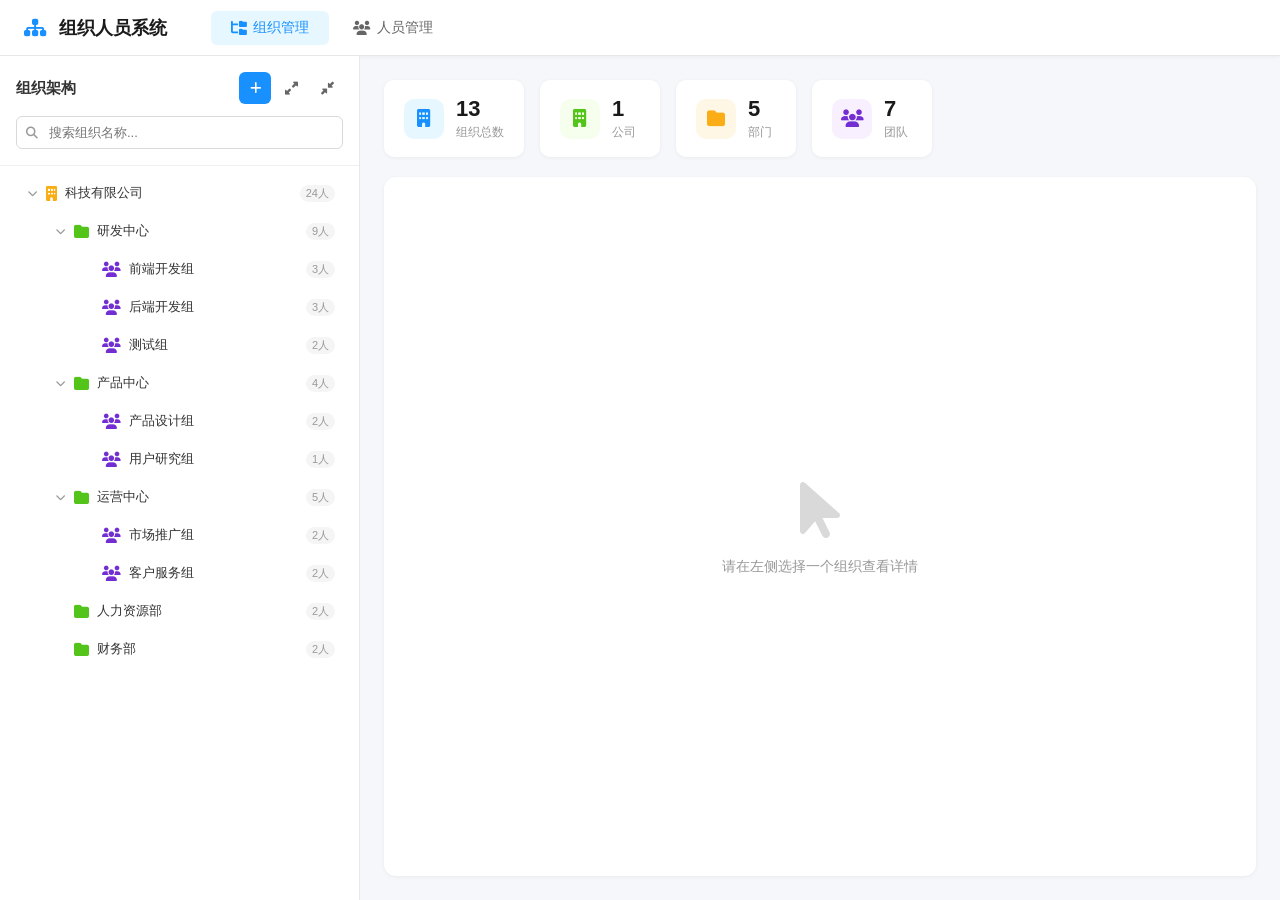
<file: org-management.html>
<!DOCTYPE html>
<html lang="zh-CN">
<head>
    <meta charset="UTF-8">
    <meta name="viewport" content="width=device-width, initial-scale=1.0">
    <title>组织管理</title>
    <link rel="stylesheet" href="https://cdnjs.cloudflare.com/ajax/libs/font-awesome/6.4.0/css/all.min.css">
    <style>
        * { margin: 0; padding: 0; box-sizing: border-box; }
        body {
            font-family: -apple-system, BlinkMacSystemFont, 'Segoe UI', 'PingFang SC', 'Hiragino Sans GB', 'Microsoft YaHei', sans-serif;
            background: #f5f7fa; color: #333; height: 100vh; overflow: hidden;
        }

        /* 顶部导航 */
        .header {
            height: 56px; background: #fff; border-bottom: 1px solid #e8e8e8;
            display: flex; align-items: center; padding: 0 24px; justify-content: space-between;
            box-shadow: 0 1px 4px rgba(0,0,0,0.05);
        }
        .header-left { display: flex; align-items: center; gap: 12px; }
        .header-left h1 { font-size: 18px; font-weight: 600; color: #1a1a1a; }
        .nav-tabs { display: flex; gap: 4px; margin-left: 32px; }
        .nav-tab {
            padding: 8px 20px; border-radius: 6px; font-size: 14px; cursor: pointer;
            border: none; background: transparent; color: #666; transition: all 0.2s;
            text-decoration: none; display: flex; align-items: center; gap: 6px;
        }
        .nav-tab:hover { background: #f5f7fa; color: #1890ff; }
        .nav-tab.active { background: #e6f7ff; color: #1890ff; font-weight: 500; }

        /* 主体 */
        .main-container { display: flex; height: calc(100vh - 56px); }

        /* 左侧组织树 */
        .sidebar {
            width: 360px; background: #fff; border-right: 1px solid #e8e8e8;
            display: flex; flex-direction: column; flex-shrink: 0;
        }
        .sidebar-header { padding: 16px; border-bottom: 1px solid #f0f0f0; }
        .sidebar-title {
            display: flex; align-items: center; justify-content: space-between; margin-bottom: 12px;
        }
        .sidebar-title h3 { font-size: 15px; font-weight: 600; color: #333; }
        .sidebar-actions { display: flex; gap: 4px; }
        .icon-btn {
            width: 32px; height: 32px; border: none; background: transparent; border-radius: 6px;
            cursor: pointer; display: flex; align-items: center; justify-content: center;
            color: #666; transition: all 0.2s; font-size: 13px;
        }
        .icon-btn:hover { background: #f0f0f0; color: #1890ff; }
        .icon-btn.primary { background: #1890ff; color: #fff; }
        .icon-btn.primary:hover { background: #40a9ff; }
        .search-box { position: relative; }
        .search-box input {
            width: 100%; padding: 8px 12px 8px 32px; border: 1px solid #d9d9d9;
            border-radius: 6px; font-size: 13px; outline: none; transition: all 0.2s;
        }
        .search-box input:focus { border-color: #1890ff; box-shadow: 0 0 0 2px rgba(24,144,255,0.1); }
        .search-box i { position: absolute; left: 10px; top: 50%; transform: translateY(-50%); color: #999; font-size: 12px; }
        .tree-container { flex: 1; overflow-y: auto; padding: 8px 0; }
        .tree-container::-webkit-scrollbar { width: 6px; }
        .tree-container::-webkit-scrollbar-thumb { background: #d9d9d9; border-radius: 3px; }

        /* 树节点 */
        .tree-node { user-select: none; }
        .tree-node-content {
            display: flex; align-items: center; padding: 10px 16px; cursor: pointer;
            transition: all 0.2s; position: relative; border-radius: 6px; margin: 0 8px;
        }
        .tree-node-content:hover { background: #f5f7fa; }
        .tree-node-content.active { background: #e6f7ff; color: #1890ff; }
        .tree-node-content.active .node-icon { color: #1890ff; }
        .tree-node-content.drag-over { background: #d6eaff; border: 1px dashed #1890ff; }
        .tree-toggle {
            width: 18px; height: 18px; display: flex; align-items: center; justify-content: center;
            margin-right: 4px; cursor: pointer; color: #999; font-size: 10px;
            transition: transform 0.2s; flex-shrink: 0; border-radius: 4px;
        }
        .tree-toggle:hover { background: #e8e8e8; }
        .tree-toggle.expanded { transform: rotate(90deg); }
        .tree-toggle.leaf { visibility: hidden; }
        .node-icon { margin-right: 8px; color: #faad14; font-size: 15px; flex-shrink: 0; }
        .node-icon.department { color: #52c41a; }
        .node-icon.team { color: #722ed1; }
        .node-text { font-size: 13px; flex: 1; overflow: hidden; text-overflow: ellipsis; white-space: nowrap; }
        .node-count {
            font-size: 11px; color: #999; background: #f5f5f5; padding: 1px 6px;
            border-radius: 10px; margin-left: 4px; flex-shrink: 0;
        }
        .tree-children { padding-left: 12px; }
        .tree-children { animation: fadeIn 0.2s ease; }
        @keyframes fadeIn { from { opacity: 0; transform: translateY(-4px); } to { opacity: 1; transform: translateY(0); } }

        /* 右侧详情面板 */
        .content { flex: 1; display: flex; flex-direction: column; overflow: hidden; padding: 24px; }
        .content-header { margin-bottom: 20px; }
        .content-header h2 { font-size: 18px; font-weight: 600; margin-bottom: 4px; }
        .content-header p { font-size: 13px; color: #999; }

        .detail-card {
            background: #fff; border-radius: 12px; padding: 24px;
            box-shadow: 0 1px 4px rgba(0,0,0,0.05); flex: 1; overflow-y: auto;
        }
        .detail-empty {
            display: flex; flex-direction: column; align-items: center; justify-content: center;
            height: 100%; color: #999;
        }
        .detail-empty i { font-size: 64px; margin-bottom: 16px; color: #d9d9d9; }
        .detail-empty p { font-size: 14px; }

        .detail-section { margin-bottom: 24px; }
        .detail-section:last-child { margin-bottom: 0; }
        .detail-section-title {
            font-size: 14px; font-weight: 600; color: #333; margin-bottom: 16px;
            display: flex; align-items: center; gap: 8px;
        }
        .detail-section-title i { color: #1890ff; font-size: 14px; }

        .detail-grid {
            display: grid; grid-template-columns: repeat(3, 1fr); gap: 16px;
        }
        .detail-item {
            background: #fafafa; border-radius: 8px; padding: 16px;
        }
        .detail-label {
            font-size: 12px; color: #999; margin-bottom: 6px;
        }
        .detail-value {
            font-size: 14px; color: #333; font-weight: 500;
        }
        .detail-value.tag {
            display: inline-flex; align-items: center; padding: 2px 10px;
            border-radius: 4px; font-size: 12px;
        }
        .tag-company { background: #fff2e8; color: #fa541c; }
        .tag-department { background: #f6ffed; color: #52c41a; }
        .tag-team { background: #f9f0ff; color: #722ed1; }

        .detail-actions {
            display: flex; gap: 8px; margin-top: 24px; padding-top: 20px;
            border-top: 1px solid #f0f0f0;
        }
        .btn {
            padding: 8px 20px; border-radius: 6px; font-size: 13px; cursor: pointer;
            border: 1px solid #d9d9d9; background: #fff; color: #333;
            display: flex; align-items: center; gap: 6px; transition: all 0.2s;
        }
        .btn:hover { border-color: #1890ff; color: #1890ff; }
        .btn-primary { background: #1890ff; border-color: #1890ff; color: #fff; }
        .btn-primary:hover { background: #40a9ff; border-color: #40a9ff; color: #fff; }
        .btn-danger { background: #ff4d4f; border-color: #ff4d4f; color: #fff; }
        .btn-danger:hover { background: #ff7875; border-color: #ff7875; color: #fff; }

        /* 子组织列表 */
        .sub-org-list { display: flex; flex-direction: column; gap: 8px; }
        .sub-org-item {
            display: flex; align-items: center; gap: 10px; padding: 12px 16px;
            background: #fafafa; border-radius: 8px; transition: all 0.2s;
        }
        .sub-org-item:hover { background: #f0f0f0; }
        .sub-org-item i { font-size: 14px; }
        .sub-org-name { font-size: 13px; flex: 1; }
        .sub-org-meta { font-size: 12px; color: #999; }

        /* 路径面包屑 */
        .org-path {
            display: flex; align-items: center; gap: 6px; font-size: 13px; color: #666; margin-bottom: 16px;
        }
        .org-path i { font-size: 10px; color: #999; }
        .org-path span:last-child { color: #1890ff; font-weight: 500; }

        /* 右键菜单 */
        .context-menu {
            position: fixed; background: #fff; border: 1px solid #e8e8e8;
            border-radius: 8px; box-shadow: 0 4px 12px rgba(0,0,0,0.15);
            padding: 4px 0; z-index: 1000; min-width: 170px; display: none;
        }
        .context-menu-item {
            padding: 8px 16px; cursor: pointer; font-size: 13px;
            display: flex; align-items: center; gap: 8px; transition: background 0.2s;
        }
        .context-menu-item:hover { background: #f5f7fa; }
        .context-menu-item i { width: 16px; text-align: center; color: #666; }
        .context-menu-divider { height: 1px; background: #f0f0f0; margin: 4px 0; }
        .context-menu-item.danger { color: #ff4d4f; }
        .context-menu-item.danger i { color: #ff4d4f; }

        /* 模态框 */
        .modal-overlay {
            position: fixed; top: 0; left: 0; right: 0; bottom: 0;
            background: rgba(0,0,0,0.45); display: flex; align-items: center; justify-content: center;
            z-index: 2000; opacity: 0; visibility: hidden; transition: all 0.3s;
        }
        .modal-overlay.show { opacity: 1; visibility: visible; }
        .modal {
            background: #fff; border-radius: 12px; width: 520px; max-width: 90vw;
            max-height: 90vh; overflow: hidden; display: flex; flex-direction: column;
            transform: scale(0.95); transition: transform 0.3s;
        }
        .modal-overlay.show .modal { transform: scale(1); }
        .modal-header {
            padding: 20px 24px; border-bottom: 1px solid #f0f0f0;
            display: flex; justify-content: space-between; align-items: center;
        }
        .modal-header h3 { font-size: 16px; font-weight: 600; }
        .modal-close {
            width: 32px; height: 32px; border: none; background: transparent;
            border-radius: 6px; cursor: pointer; display: flex; align-items: center;
            justify-content: center; color: #999; transition: all 0.2s;
        }
        .modal-close:hover { background: #f5f5f5; color: #333; }
        .modal-body { padding: 20px 24px; overflow-y: auto; flex: 1; }
        .form-group { margin-bottom: 16px; }
        .form-group:last-child { margin-bottom: 0; }
        .form-label { display: block; font-size: 13px; font-weight: 500; color: #333; margin-bottom: 6px; }
        .form-label .required { color: #ff4d4f; margin-left: 2px; }
        .form-input, .form-select, .form-textarea {
            width: 100%; padding: 8px 12px; border: 1px solid #d9d9d9;
            border-radius: 6px; font-size: 13px; outline: none; transition: all 0.2s; font-family: inherit;
        }
        .form-input:focus, .form-select:focus, .form-textarea:focus {
            border-color: #1890ff; box-shadow: 0 0 0 2px rgba(24,144,255,0.1);
        }
        .form-textarea { resize: vertical; min-height: 80px; }
        .form-row { display: grid; grid-template-columns: 1fr 1fr; gap: 16px; }
        .form-hint { font-size: 12px; color: #999; margin-top: 4px; }
        .modal-footer { padding: 16px 24px; border-top: 1px solid #f0f0f0; display: flex; justify-content: flex-end; gap: 8px; }

        /* 组织选择器 */
        .org-selector { position: relative; }
        .org-selector-trigger {
            width: 100%; padding: 8px 12px; border: 1px solid #d9d9d9; border-radius: 6px;
            font-size: 13px; cursor: pointer; display: flex; justify-content: space-between;
            align-items: center; background: #fff;
        }
        .org-selector-trigger:hover { border-color: #1890ff; }
        .org-selector-dropdown {
            position: absolute; top: 100%; left: 0; right: 0; margin-top: 4px;
            background: #fff; border: 1px solid #e8e8e8; border-radius: 8px;
            box-shadow: 0 4px 12px rgba(0,0,0,0.15); max-height: 280px; overflow-y: auto;
            z-index: 100; display: none;
        }
        .org-selector-dropdown.show { display: block; }
        .org-selector-item {
            padding: 8px 12px; cursor: pointer; font-size: 13px;
            display: flex; align-items: center; gap: 8px;
        }
        .org-selector-item:hover { background: #f5f7fa; }
        .org-selector-item.selected { background: #e6f7ff; color: #1890ff; }

        /* 拖拽提示 */
        .drag-hint {
            position: fixed; bottom: 24px; left: 50%; transform: translateX(-50%);
            background: #333; color: #fff; padding: 10px 20px; border-radius: 8px;
            font-size: 13px; z-index: 3000; opacity: 0; visibility: hidden; transition: all 0.3s;
        }
        .drag-hint.show { opacity: 1; visibility: visible; }

        /* 统计 */
        .stats-bar { display: flex; gap: 16px; margin-bottom: 20px; }
        .stat-card {
            background: #fff; border-radius: 10px; padding: 16px 20px; min-width: 120px;
            box-shadow: 0 1px 4px rgba(0,0,0,0.05); display: flex; align-items: center; gap: 12px;
        }
        .stat-icon {
            width: 40px; height: 40px; border-radius: 10px; display: flex; align-items: center;
            justify-content: center; font-size: 18px;
        }
        .stat-icon.blue { background: #e6f7ff; color: #1890ff; }
        .stat-icon.green { background: #f6ffed; color: #52c41a; }
        .stat-icon.orange { background: #fff7e6; color: #faad14; }
        .stat-icon.purple { background: #f9f0ff; color: #722ed1; }
        .stat-value { font-size: 22px; font-weight: 600; color: #1a1a1a; }
        .stat-label { font-size: 12px; color: #999; margin-top: 2px; }
    </style>
</head>
<body>
    <header class="header">
        <div class="header-left">
            <i class="fas fa-sitemap" style="color: #1890ff; font-size: 20px;"></i>
            <h1>组织人员系统</h1>
            <div class="nav-tabs">
                <a href="org-management.html" class="nav-tab active">
                    <i class="fas fa-folder-tree"></i> 组织管理
                </a>
                <a href="personnel-management.html" class="nav-tab">
                    <i class="fas fa-users"></i> 人员管理
                </a>
            </div>
        </div>
    </header>

    <div class="main-container">
        <!-- 左侧组织树 -->
        <aside class="sidebar">
            <div class="sidebar-header">
                <div class="sidebar-title">
                    <h3>组织架构</h3>
                    <div class="sidebar-actions">
                        <button class="icon-btn primary" title="添加根组织" onclick="showOrgModal()">
                            <i class="fas fa-plus"></i>
                        </button>
                        <button class="icon-btn" title="展开全部" onclick="expandAll()">
                            <i class="fas fa-expand-alt"></i>
                        </button>
                        <button class="icon-btn" title="折叠全部" onclick="collapseAll()">
                            <i class="fas fa-compress-alt"></i>
                        </button>
                    </div>
                </div>
                <div class="search-box">
                    <i class="fas fa-search"></i>
                    <input type="text" placeholder="搜索组织名称..." id="orgSearch" oninput="searchOrg(this.value)">
                </div>
            </div>
            <div class="tree-container" id="treeContainer"></div>
        </aside>

        <!-- 右侧详情 -->
        <main class="content">
            <div class="stats-bar" id="statsBar">
                <div class="stat-card">
                    <div class="stat-icon blue"><i class="fas fa-building"></i></div>
                    <div>
                        <div class="stat-value" id="statTotal">0</div>
                        <div class="stat-label">组织总数</div>
                    </div>
                </div>
                <div class="stat-card">
                    <div class="stat-icon green"><i class="fas fa-building"></i></div>
                    <div>
                        <div class="stat-value" id="statCompany">0</div>
                        <div class="stat-label">公司</div>
                    </div>
                </div>
                <div class="stat-card">
                    <div class="stat-icon orange"><i class="fas fa-folder"></i></div>
                    <div>
                        <div class="stat-value" id="statDept">0</div>
                        <div class="stat-label">部门</div>
                    </div>
                </div>
                <div class="stat-card">
                    <div class="stat-icon purple"><i class="fas fa-users"></i></div>
                    <div>
                        <div class="stat-value" id="statTeam">0</div>
                        <div class="stat-label">团队</div>
                    </div>
                </div>
            </div>

            <div class="detail-card" id="detailCard">
                <div class="detail-empty">
                    <i class="fas fa-mouse-pointer"></i>
                    <p>请在左侧选择一个组织查看详情</p>
                </div>
            </div>
        </main>
    </div>

    <!-- 右键菜单 -->
    <div class="context-menu" id="contextMenu">
        <div class="context-menu-item" onclick="addSubOrg()">
            <i class="fas fa-plus"></i> 添加子组织
        </div>
        <div class="context-menu-item" onclick="editOrg()">
            <i class="fas fa-edit"></i> 编辑组织
        </div>
        <div class="context-menu-divider"></div>
        <div class="context-menu-item" onclick="moveOrgUp()">
            <i class="fas fa-arrow-up"></i> 上移
        </div>
        <div class="context-menu-item" onclick="moveOrgDown()">
            <i class="fas fa-arrow-down"></i> 下移
        </div>
        <div class="context-menu-divider"></div>
        <div class="context-menu-item danger" onclick="deleteOrg()">
            <i class="fas fa-trash-alt"></i> 删除组织
        </div>
    </div>

    <!-- 组织模态框 -->
    <div class="modal-overlay" id="orgModal">
        <div class="modal">
            <div class="modal-header">
                <h3 id="orgModalTitle">添加组织</h3>
                <button class="modal-close" onclick="closeModal('orgModal')"><i class="fas fa-times"></i></button>
            </div>
            <div class="modal-body">
                <form id="orgForm">
                    <input type="hidden" id="orgId">
                    <input type="hidden" id="orgParentId">
                    <div class="form-group">
                        <label class="form-label">组织名称 <span class="required">*</span></label>
                        <input type="text" class="form-input" id="orgName" placeholder="请输入组织名称" required>
                    </div>
                    <div class="form-group">
                        <label class="form-label">上级组织</label>
                        <div class="org-selector">
                            <div class="org-selector-trigger" onclick="toggleParentOrgDropdown(event)">
                                <span id="selectedParentOrgText">无（作为根组织）</span>
                                <i class="fas fa-chevron-down"></i>
                            </div>
                            <div class="org-selector-dropdown" id="parentOrgDropdown"></div>
                        </div>
                    </div>
                    <div class="form-row">
                        <div class="form-group">
                            <label class="form-label">组织类型</label>
                            <select class="form-select" id="orgType">
                                <option value="company">公司</option>
                                <option value="department">部门</option>
                                <option value="team">团队</option>
                            </select>
                        </div>
                        <div class="form-group">
                            <label class="form-label">排序号</label>
                            <input type="number" class="form-input" id="orgSort" value="0" placeholder="数字越小越靠前">
                        </div>
                    </div>
                    <div class="form-group">
                        <label class="form-label">备注</label>
                        <textarea class="form-textarea" id="orgRemark" placeholder="请输入备注信息"></textarea>
                    </div>
                </form>
            </div>
            <div class="modal-footer">
                <button class="btn" onclick="closeModal('orgModal')">取消</button>
                <button class="btn btn-primary" onclick="saveOrg()">保存</button>
            </div>
        </div>
    </div>

    <!-- 拖拽提示 -->
    <div class="drag-hint" id="dragHint">拖拽到目标组织以调整层级关系</div>

    <script>
        // ==================== 数据 ====================
        let orgData = [
            {
                id: '1', name: '科技有限公司', type: 'company', parentId: null, sort: 1, remark: '总部',
                createdAt: '2023-01-15', children: [
                    {
                        id: '11', name: '研发中心', type: 'department', parentId: '1', sort: 1, remark: '负责产品研发',
                        createdAt: '2023-01-20', children: [
                            { id: '111', name: '前端开发组', type: 'team', parentId: '11', sort: 1, remark: 'Web/App前端', createdAt: '2023-02-01', children: [] },
                            { id: '112', name: '后端开发组', type: 'team', parentId: '11', sort: 2, remark: '服务端开发', createdAt: '2023-02-01', children: [] },
                            { id: '113', name: '测试组', type: 'team', parentId: '11', sort: 3, remark: '质量保障', createdAt: '2023-02-01', children: [] }
                        ]
                    },
                    {
                        id: '12', name: '产品中心', type: 'department', parentId: '1', sort: 2, remark: '产品规划与设计',
                        createdAt: '2023-01-20', children: [
                            { id: '121', name: '产品设计组', type: 'team', parentId: '12', sort: 1, remark: 'UI/UX设计', createdAt: '2023-02-10', children: [] },
                            { id: '122', name: '用户研究组', type: 'team', parentId: '12', sort: 2, remark: '用户调研', createdAt: '2023-02-10', children: [] }
                        ]
                    },
                    {
                        id: '13', name: '运营中心', type: 'department', parentId: '1', sort: 3, remark: '市场运营',
                        createdAt: '2023-01-20', children: [
                            { id: '131', name: '市场推广组', type: 'team', parentId: '13', sort: 1, remark: '品牌推广', createdAt: '2023-02-15', children: [] },
                            { id: '132', name: '客户服务组', type: 'team', parentId: '13', sort: 2, remark: '客户支持', createdAt: '2023-02-15', children: [] }
                        ]
                    },
                    { id: '14', name: '人力资源部', type: 'department', parentId: '1', sort: 4, remark: '人事管理', createdAt: '2023-01-25', children: [] },
                    { id: '15', name: '财务部', type: 'department', parentId: '1', sort: 5, remark: '财务管理', createdAt: '2023-01-25', children: [] }
                ]
            }
        ];

        let personData = [
            { id: 'p1', name: '张三', code: 'EMP001', orgId: '1', position: '总经理', role: 'admin', phone: '13800138001', email: 'zhangsan@company.com', status: 'active', remark: '' },
            { id: 'p2', name: '李四', code: 'EMP002', orgId: '11', position: '研发总监', role: 'manager', phone: '13800138002', email: 'lisi@company.com', status: 'active', remark: '' },
            { id: 'p3', name: '王五', code: 'EMP003', orgId: '111', position: '高级前端工程师', role: 'member', phone: '13800138003', email: 'wangwu@company.com', status: 'active', remark: '' },
            { id: 'p4', name: '赵六', code: 'EMP004', orgId: '111', position: '前端工程师', role: 'member', phone: '13800138004', email: 'zhaoliu@company.com', status: 'active', remark: '' },
            { id: 'p5', name: '孙七', code: 'EMP005', orgId: '112', position: '后端架构师', role: 'member', phone: '13800138005', email: 'sunqi@company.com', status: 'active', remark: '' },
            { id: 'p6', name: '周八', code: 'EMP006', orgId: '112', position: '后端工程师', role: 'member', phone: '13800138006', email: 'zhouba@company.com', status: 'leave', remark: '年假' },
            { id: 'p7', name: '吴九', code: 'EMP007', orgId: '113', position: '测试工程师', role: 'member', phone: '13800138007', email: 'wujiu@company.com', status: 'active', remark: '' },
            { id: 'p8', name: '郑十', code: 'EMP008', orgId: '12', position: '产品总监', role: 'manager', phone: '13800138008', email: 'zhengshi@company.com', status: 'active', remark: '' },
            { id: 'p9', name: '钱十一', code: 'EMP009', orgId: '121', position: 'UI设计师', role: 'member', phone: '13800138009', email: 'qian11@company.com', status: 'active', remark: '' },
            { id: 'p10', name: '冯十二', code: 'EMP010', orgId: '122', position: '用户研究员', role: 'member', phone: '13800138010', email: 'feng12@company.com', status: 'active', remark: '' },
            { id: 'p11', name: '陈十三', code: 'EMP011', orgId: '13', position: '运营总监', role: 'manager', phone: '13800138011', email: 'chen13@company.com', status: 'active', remark: '' },
            { id: 'p12', name: '褚十四', code: 'EMP012', orgId: '131', position: '市场专员', role: 'member', phone: '13800138012', email: 'chu14@company.com', status: 'inactive', remark: '已离职' },
            { id: 'p13', name: '卫十五', code: 'EMP013', orgId: '132', position: '客服主管', role: 'member', phone: '13800138013', email: 'wei15@company.com', status: 'active', remark: '' },
            { id: 'p14', name: '蒋十六', code: 'EMP014', orgId: '14', position: 'HR经理', role: 'manager', phone: '13800138014', email: 'jiang16@company.com', status: 'active', remark: '' },
            { id: 'p15', name: '沈十七', code: 'EMP015', orgId: '14', position: '招聘专员', role: 'member', phone: '13800138015', email: 'shen17@company.com', status: 'active', remark: '' },
            { id: 'p16', name: '韩十八', code: 'EMP016', orgId: '15', position: '财务经理', role: 'manager', phone: '13800138016', email: 'han18@company.com', status: 'active', remark: '' },
            { id: 'p17', name: '杨十九', code: 'EMP017', orgId: '15', position: '会计', role: 'member', phone: '13800138017', email: 'yang19@company.com', status: 'active', remark: '' },
            { id: 'p18', name: '朱二十', code: 'EMP018', orgId: '111', position: '前端实习生', role: 'member', phone: '13800138018', email: 'zhu20@company.com', status: 'active', remark: '' },
            { id: 'p19', name: '秦二十一', code: 'EMP019', orgId: '112', position: '后端工程师', role: 'member', phone: '13800138019', email: 'qin21@company.com', status: 'active', remark: '' },
            { id: 'p20', name: '尤二十二', code: 'EMP020', orgId: '113', position: '自动化测试', role: 'member', phone: '13800138020', email: 'you22@company.com', status: 'leave', remark: '病假' },
            { id: 'p21', name: '许二十三', code: 'EMP021', orgId: '121', position: '交互设计师', role: 'member', phone: '13800138021', email: 'xu23@company.com', status: 'active', remark: '' },
            { id: 'p22', name: '何二十四', code: 'EMP022', orgId: '131', position: '市场经理', role: 'member', phone: '13800138022', email: 'he24@company.com', status: 'active', remark: '' },
            { id: 'p23', name: '吕二十五', code: 'EMP023', orgId: '132', position: '客服专员', role: 'member', phone: '13800138023', email: 'lv25@company.com', status: 'active', remark: '' },
            { id: 'p24', name: '施二十六', code: 'EMP024', orgId: '1', position: '行政助理', role: 'member', phone: '13800138024', email: 'shi26@company.com', status: 'active', remark: '' }
        ];

        // ==================== 状态 ====================
        let currentOrgId = null;
        let expandedNodes = new Set(['1', '11', '12', '13']);
        let contextMenuTarget = null;
        let editingOrgId = null;
        let draggedOrgId = null;

        // ==================== 初始化 ====================
        document.addEventListener('DOMContentLoaded', function() {
            renderTree();
            updateStats();
            document.addEventListener('click', function() {
                document.getElementById('contextMenu').style.display = 'none';
                document.getElementById('parentOrgDropdown').classList.remove('show');
            });
        });

        // ==================== 组织树渲染 ====================
        function renderTree() {
            const container = document.getElementById('treeContainer');
            container.innerHTML = '';
            orgData.forEach(org => {
                container.appendChild(createTreeNode(org, 0));
            });
        }

        function createTreeNode(org, level) {
            const hasChildren = org.children && org.children.length > 0;
            const isExpanded = expandedNodes.has(org.id);
            const isActive = currentOrgId === org.id;
            const count = getOrgPersonCount(org.id);

            const node = document.createElement('div');
            node.className = 'tree-node';
            node.dataset.id = org.id;
            node.draggable = true;

            const content = document.createElement('div');
            content.className = 'tree-node-content' + (isActive ? ' active' : '');
            content.style.paddingLeft = (16 + level * 16) + 'px';
            content.onclick = () => selectOrg(org.id);
            content.oncontextmenu = (e) => showContextMenu(e, org);

            // 拖拽事件
            node.addEventListener('dragstart', (e) => {
                draggedOrgId = org.id;
                e.dataTransfer.effectAllowed = 'move';
                document.getElementById('dragHint').classList.add('show');
            });
            node.addEventListener('dragend', () => {
                draggedOrgId = null;
                document.getElementById('dragHint').classList.remove('show');
                document.querySelectorAll('.tree-node-content').forEach(el => el.classList.remove('drag-over'));
            });

            content.addEventListener('dragover', (e) => {
                e.preventDefault();
                if (draggedOrgId && draggedOrgId !== org.id) {
                    content.classList.add('drag-over');
                }
            });
            content.addEventListener('dragleave', () => {
                content.classList.remove('drag-over');
            });
            content.addEventListener('drop', (e) => {
                e.preventDefault();
                e.stopPropagation();
                content.classList.remove('drag-over');
                if (draggedOrgId && draggedOrgId !== org.id) {
                    moveOrgToParent(draggedOrgId, org.id);
                }
            });

            const toggle = document.createElement('span');
            toggle.className = 'tree-toggle' + (hasChildren ? '' : ' leaf') + (isExpanded ? ' expanded' : '');
            toggle.innerHTML = '<i class="fas fa-chevron-right"></i>';
            if (hasChildren) {
                toggle.onclick = (e) => { e.stopPropagation(); toggleNode(org.id); };
            }

            const iconClass = org.type === 'company' ? '' : (org.type === 'department' ? ' department' : ' team');
            const icon = org.type === 'company' ? 'fa-building' : (org.type === 'department' ? 'fa-folder' : 'fa-users');

            content.innerHTML = `
                ${toggle.outerHTML}
                <i class="fas ${icon} node-icon${iconClass}"></i>
                <span class="node-text">${org.name}</span>
                <span class="node-count">${count}人</span>
            `;

            const toggleEl = content.querySelector('.tree-toggle');
            if (hasChildren) {
                toggleEl.onclick = (e) => { e.stopPropagation(); toggleNode(org.id); };
            }

            node.appendChild(content);

            if (hasChildren && isExpanded) {
                const children = document.createElement('div');
                children.className = 'tree-children';
                org.children.forEach(child => {
                    children.appendChild(createTreeNode(child, level + 1));
                });
                node.appendChild(children);
            }

            return node;
        }

        function toggleNode(orgId) {
            if (expandedNodes.has(orgId)) expandedNodes.delete(orgId);
            else expandedNodes.add(orgId);
            renderTree();
        }

        function expandAll() {
            function addAll(node) { expandedNodes.add(node.id); if (node.children) node.children.forEach(addAll); }
            orgData.forEach(addAll);
            renderTree();
        }

        function collapseAll() {
            expandedNodes.clear();
            renderTree();
        }

        function selectOrg(orgId) {
            currentOrgId = orgId;
            renderTree();
            renderDetail();
        }

        // ==================== 详情面板 ====================
        function renderDetail() {
            const card = document.getElementById('detailCard');
            if (!currentOrgId) {
                card.innerHTML = `
                    <div class="detail-empty">
                        <i class="fas fa-mouse-pointer"></i>
                        <p>请在左侧选择一个组织查看详情</p>
                    </div>`;
                return;
            }

            const org = findOrg(currentOrgId);
            if (!org) return;

            const path = findOrgPath(currentOrgId);
            const pathHtml = path ? path.map(o => o.name).join(' <i class="fas fa-chevron-right"></i> ') : '-';
            const typeMap = { company: { text: '公司', class: 'tag-company' }, department: { text: '部门', class: 'tag-department' }, team: { text: '团队', class: 'tag-team' } };
            const typeInfo = typeMap[org.type];
            const count = getOrgPersonCount(org.id);
            const directCount = personData.filter(p => p.orgId === org.id).length;
            const subCount = count - directCount;

            // 子组织列表
            let subOrgHtml = '';
            if (org.children && org.children.length > 0) {
                subOrgHtml = `
                    <div class="detail-section">
                        <div class="detail-section-title"><i class="fas fa-sitemap"></i> 下级组织 (${org.children.length})</div>
                        <div class="sub-org-list">
                            ${org.children.map(child => {
                                const childType = typeMap[child.type];
                                const childCount = getOrgPersonCount(child.id);
                                return `
                                    <div class="sub-org-item" onclick="selectOrg('${child.id}')" style="cursor:pointer;">
                                        <i class="fas ${child.type === 'company' ? 'fa-building' : (child.type === 'department' ? 'fa-folder' : 'fa-users')}" style="color: ${child.type === 'company' ? '#faad14' : (child.type === 'department' ? '#52c41a' : '#722ed1')};"></i>
                                        <span class="sub-org-name">${child.name}</span>
                                        <span class="sub-org-meta">${childType.text} · ${childCount}人</span>
                                    </div>
                                `;
                            }).join('')}
                        </div>
                    </div>
                `;
            }

            // 人员列表（仅显示直接归属）
            const directPersons = personData.filter(p => p.orgId === org.id);
            let personHtml = '';
            if (directPersons.length > 0) {
                const statusMap = { active: { text: '在职', color: '#52c41a' }, inactive: { text: '离职', color: '#ff4d4f' }, leave: { text: '休假', color: '#faad14' } };
                personHtml = `
                    <div class="detail-section">
                        <div class="detail-section-title"><i class="fas fa-users"></i> 直属人员 (${directPersons.length})</div>
                        <div class="sub-org-list">
                            ${directPersons.map(p => {
                                const status = statusMap[p.status];
                                return `
                                    <div class="sub-org-item">
                                        <div style="width:28px;height:28px;border-radius:50%;background:#1890ff;color:#fff;display:flex;align-items:center;justify-content:center;font-size:12px;font-weight:500;">${p.name.charAt(0)}</div>
                                        <span class="sub-org-name">${p.name} <span style="color:#999;font-size:12px;">${p.position || '-'}</span></span>
                                        <span class="sub-org-meta" style="color:${status.color};">${status.text}</span>
                                    </div>
                                `;
                            }).join('')}
                        </div>
                    </div>
                `;
            }

            card.innerHTML = `
                <div class="org-path">${pathHtml}</div>
                <div class="detail-section">
                    <div class="detail-section-title"><i class="fas fa-info-circle"></i> 基本信息</div>
                    <div class="detail-grid">
                        <div class="detail-item">
                            <div class="detail-label">组织名称</div>
                            <div class="detail-value">${org.name}</div>
                        </div>
                        <div class="detail-item">
                            <div class="detail-label">组织类型</div>
                            <div class="detail-value"><span class="tag ${typeInfo.class}">${typeInfo.text}</span></div>
                        </div>
                        <div class="detail-item">
                            <div class="detail-label">组织ID</div>
                            <div class="detail-value">${org.id}</div>
                        </div>
                        <div class="detail-item">
                            <div class="detail-label">排序号</div>
                            <div class="detail-value">${org.sort || 0}</div>
                        </div>
                        <div class="detail-item">
                            <div class="detail-label">直属人员</div>
                            <div class="detail-value">${directCount} 人</div>
                        </div>
                        <div class="detail-item">
                            <div class="detail-label">下属人员（含子组织）</div>
                            <div class="detail-value">${subCount} 人</div>
                        </div>
                        <div class="detail-item">
                            <div class="detail-label">下级组织数</div>
                            <div class="detail-value">${org.children ? org.children.length : 0} 个</div>
                        </div>
                        <div class="detail-item">
                            <div class="detail-label">创建时间</div>
                            <div class="detail-value">${org.createdAt || '-'}</div>
                        </div>
                    </div>
                </div>
                ${org.remark ? `
                <div class="detail-section">
                    <div class="detail-section-title"><i class="fas fa-sticky-note"></i> 备注</div>
                    <div style="background:#fafafa;border-radius:8px;padding:16px;font-size:13px;color:#666;line-height:1.6;">${org.remark}</div>
                </div>
                ` : ''}
                ${subOrgHtml}
                ${personHtml}
                <div class="detail-actions">
                    <button class="btn btn-primary" onclick="showOrgModal('${org.id}')">
                        <i class="fas fa-edit"></i> 编辑组织
                    </button>
                    <button class="btn" onclick="showOrgModal(null, '${org.id}')">
                        <i class="fas fa-plus"></i> 添加子组织
                    </button>
                    <button class="btn btn-danger" onclick="deleteOrgById('${org.id}')">
                        <i class="fas fa-trash-alt"></i> 删除组织
                    </button>
                </div>
            `;
        }

        // ==================== 工具函数 ====================
        function findOrg(id, nodes) {
            nodes = nodes || orgData;
            for (const node of nodes) {
                if (node.id === id) return node;
                if (node.children) { const found = findOrg(id, node.children); if (found) return found; }
            }
            return null;
        }

        function findOrgPath(id, nodes, path) {
            nodes = nodes || orgData; path = path || [];
            for (const node of nodes) {
                if (node.id === id) return [...path, node];
                if (node.children) { const found = findOrgPath(id, node.children, [...path, node]); if (found) return found; }
            }
            return null;
        }

        function getOrgPersonCount(orgId) {
            const org = findOrg(orgId);
            if (!org) return 0;
            let count = personData.filter(p => p.orgId === orgId).length;
            if (org.children) org.children.forEach(child => { count += getOrgPersonCount(child.id); });
            return count;
        }

        function getAllOrgIds(org) {
            let ids = [org.id];
            if (org.children) org.children.forEach(child => { ids = ids.concat(getAllOrgIds(child)); });
            return ids;
        }

        function countOrgsByType(type) {
            let count = 0;
            function walk(nodes) {
                nodes.forEach(node => {
                    if (node.type === type) count++;
                    if (node.children) walk(node.children);
                });
            }
            walk(orgData);
            return count;
        }

        function countAllOrgs() {
            let count = 0;
            function walk(nodes) {
                nodes.forEach(node => { count++; if (node.children) walk(node.children); });
            }
            walk(orgData);
            return count;
        }

        function updateStats() {
            document.getElementById('statTotal').textContent = countAllOrgs();
            document.getElementById('statCompany').textContent = countOrgsByType('company');
            document.getElementById('statDept').textContent = countOrgsByType('department');
            document.getElementById('statTeam').textContent = countOrgsByType('team');
        }

        // ==================== 组织CRUD ====================
        function showOrgModal(parentId, orgId) {
            editingOrgId = orgId;
            const modal = document.getElementById('orgModal');
            const title = document.getElementById('orgModalTitle');
            const form = document.getElementById('orgForm');

            if (orgId) {
                const org = findOrg(orgId);
                if (!org) return;
                title.textContent = '编辑组织';
                document.getElementById('orgId').value = org.id;
                document.getElementById('orgName').value = org.name;
                document.getElementById('orgType').value = org.type;
                document.getElementById('orgSort').value = org.sort || 0;
                document.getElementById('orgRemark').value = org.remark || '';
                document.getElementById('orgParentId').value = org.parentId || '';
                if (org.parentId) {
                    const parent = findOrg(org.parentId);
                    document.getElementById('selectedParentOrgText').textContent = parent ? parent.name : '无';
                } else {
                    document.getElementById('selectedParentOrgText').textContent = '无（作为根组织）';
                }
            } else {
                title.textContent = '添加组织';
                form.reset();
                document.getElementById('orgId').value = '';
                document.getElementById('orgSort').value = '0';
                editingOrgId = null;
                if (parentId) {
                    const parent = findOrg(parentId);
                    document.getElementById('orgParentId').value = parentId;
                    document.getElementById('selectedParentOrgText').textContent = parent ? parent.name : '无';
                } else if (contextMenuTarget) {
                    document.getElementById('orgParentId').value = contextMenuTarget.id;
                    document.getElementById('selectedParentOrgText').textContent = contextMenuTarget.name;
                } else {
                    document.getElementById('orgParentId').value = '';
                    document.getElementById('selectedParentOrgText').textContent = '无（作为根组织）';
                }
            }

            renderParentOrgDropdown();
            modal.classList.add('show');
        }

        function saveOrg() {
            const name = document.getElementById('orgName').value.trim();
            const type = document.getElementById('orgType').value;
            const sort = parseInt(document.getElementById('orgSort').value) || 0;
            const remark = document.getElementById('orgRemark').value.trim();
            const parentId = document.getElementById('orgParentId').value || null;

            if (!name) { alert('请输入组织名称'); return; }

            if (editingOrgId) {
                const existing = findOrg(editingOrgId);
                if (existing) {
                    existing.name = name; existing.type = type; existing.sort = sort; existing.remark = remark;
                    if (existing.parentId !== parentId) {
                        function removeFromTree(nodes, targetId) {
                            for (let i = 0; i < nodes.length; i++) {
                                if (nodes[i].id === targetId) { const node = nodes.splice(i, 1)[0]; return node; }
                                if (nodes[i].children) { const found = removeFromTree(nodes[i].children, targetId); if (found) return found; }
                            }
                            return null;
                        }
                        const node = removeFromTree(orgData, editingOrgId);
                        if (node) {
                            node.parentId = parentId;
                            if (parentId) {
                                const parent = findOrg(parentId);
                                if (parent) { if (!parent.children) parent.children = []; parent.children.push(node); parent.children.sort((a, b) => (a.sort || 0) - (b.sort || 0)); expandedNodes.add(parentId); }
                            } else { orgData.push(node); orgData.sort((a, b) => (a.sort || 0) - (b.sort || 0)); }
                        }
                    }
                }
            } else {
                const org = { id: 'org' + Date.now(), name, type, parentId, sort, remark, createdAt: new Date().toISOString().split('T')[0], children: [] };
                if (parentId) {
                    const parent = findOrg(parentId);
                    if (parent) { if (!parent.children) parent.children = []; parent.children.push(org); parent.children.sort((a, b) => (a.sort || 0) - (b.sort || 0)); expandedNodes.add(parentId); }
                } else { orgData.push(org); orgData.sort((a, b) => (a.sort || 0) - (b.sort || 0)); }
            }

            closeModal('orgModal');
            renderTree();
            renderDetail();
            updateStats();
        }

        function deleteOrg() {
            if (!contextMenuTarget) return;
            deleteOrgById(contextMenuTarget.id);
            document.getElementById('contextMenu').style.display = 'none';
        }

        function deleteOrgById(orgId) {
            const org = findOrg(orgId);
            if (!org) return;
            const count = getOrgPersonCount(org.id);

            if (org.children && org.children.length > 0) {
                alert('该组织下存在子组织，请先删除子组织。'); return;
            }

            if (count > 0) {
                if (!confirm(`该组织下有 ${count} 名人员，删除后这些人员将移到根组织，确定继续吗？`)) return;
                personData.forEach(p => { if (p.orgId === org.id) p.orgId = '1'; });
            } else {
                if (!confirm(`确定要删除组织「${org.name}」吗？`)) return;
            }

            function removeFromTree(nodes, targetId) {
                for (let i = 0; i < nodes.length; i++) {
                    if (nodes[i].id === targetId) { nodes.splice(i, 1); return true; }
                    if (nodes[i].children) { if (removeFromTree(nodes[i].children, targetId)) return true; }
                }
                return false;
            }
            removeFromTree(orgData, org.id);

            if (currentOrgId === org.id) { currentOrgId = null; }
            renderTree(); renderDetail(); updateStats();
        }

        function moveOrgToParent(orgId, newParentId) {
            if (orgId === newParentId) return;
            // 防止循环引用
            const target = findOrg(newParentId);
            if (target) {
                const allIds = getAllOrgIds(target);
                if (allIds.includes(orgId)) { alert('不能将组织移动到其下级组织中'); return; }
            }

            function removeFromTree(nodes, targetId) {
                for (let i = 0; i < nodes.length; i++) {
                    if (nodes[i].id === targetId) { const node = nodes.splice(i, 1)[0]; return node; }
                    if (nodes[i].children) { const found = removeFromTree(nodes[i].children, targetId); if (found) return found; }
                }
                return null;
            }

            const node = removeFromTree(orgData, orgId);
            if (node) {
                node.parentId = newParentId;
                const parent = findOrg(newParentId);
                if (parent) { if (!parent.children) parent.children = []; parent.children.push(node); parent.children.sort((a, b) => (a.sort || 0) - (b.sort || 0)); expandedNodes.add(newParentId); }
                else { orgData.push(node); }
                renderTree(); renderDetail(); updateStats();
            }
        }

        function moveOrgUp() {
            if (!contextMenuTarget) return;
            const org = contextMenuTarget;
            const siblings = org.parentId ? (findOrg(org.parentId).children || []) : orgData;
            const idx = siblings.findIndex(o => o.id === org.id);
            if (idx > 0) {
                [siblings[idx], siblings[idx - 1]] = [siblings[idx - 1], siblings[idx]];
                siblings[idx].sort = idx; siblings[idx - 1].sort = idx - 1;
                renderTree(); document.getElementById('contextMenu').style.display = 'none';
            }
        }

        function moveOrgDown() {
            if (!contextMenuTarget) return;
            const org = contextMenuTarget;
            const siblings = org.parentId ? (findOrg(org.parentId).children || []) : orgData;
            const idx = siblings.findIndex(o => o.id === org.id);
            if (idx < siblings.length - 1) {
                [siblings[idx], siblings[idx + 1]] = [siblings[idx + 1], siblings[idx]];
                siblings[idx].sort = idx; siblings[idx + 1].sort = idx + 1;
                renderTree(); document.getElementById('contextMenu').style.display = 'none';
            }
        }

        function addSubOrg() {
            if (contextMenuTarget) showOrgModal(contextMenuTarget.id);
            document.getElementById('contextMenu').style.display = 'none';
        }

        function editOrg() {
            if (contextMenuTarget) showOrgModal(null, contextMenuTarget.id);
            document.getElementById('contextMenu').style.display = 'none';
        }

        // ==================== 右键菜单 ====================
        function showContextMenu(e, org) {
            e.preventDefault();
            contextMenuTarget = org;
            const menu = document.getElementById('contextMenu');
            menu.style.display = 'block';
            menu.style.left = e.clientX + 'px';
            menu.style.top = e.clientY + 'px';
            const rect = menu.getBoundingClientRect();
            if (rect.right > window.innerWidth) menu.style.left = (e.clientX - rect.width) + 'px';
            if (rect.bottom > window.innerHeight) menu.style.top = (e.clientY - rect.height) + 'px';
        }

        // ==================== 搜索 ====================
        function searchOrg(value) {
            if (!value.trim()) { renderTree(); return; }
            const searchLower = value.toLowerCase();
            const matchedIds = new Set();
            function searchNodes(nodes) {
                nodes.forEach(node => {
                    if (node.name.toLowerCase().includes(searchLower)) {
                        matchedIds.add(node.id);
                        let parent = findOrg(node.parentId);
                        while (parent) { expandedNodes.add(parent.id); parent = findOrg(parent.parentId); }
                    }
                    if (node.children) searchNodes(node.children);
                });
            }
            searchNodes(orgData);
            renderTree();
            document.querySelectorAll('.tree-node-content').forEach(el => {
                const nodeId = el.closest('.tree-node').dataset.id;
                el.style.background = matchedIds.has(nodeId) ? '#fff7e6' : '';
            });
        }

        // ==================== 组织选择器 ====================
        function renderParentOrgDropdown() {
            const dropdown = document.getElementById('parentOrgDropdown');
            dropdown.innerHTML = '';
            const noneItem = document.createElement('div');
            noneItem.className = 'org-selector-item';
            noneItem.innerHTML = '<i class="fas fa-ban" style="color:#999;"></i> 无（作为根组织）';
            noneItem.onclick = (e) => { e.stopPropagation(); document.getElementById('orgParentId').value = ''; document.getElementById('selectedParentOrgText').textContent = '无（作为根组织）'; dropdown.classList.remove('show'); };
            dropdown.appendChild(noneItem);

            function renderOptions(nodes, level) {
                level = level || 0;
                nodes.forEach(node => {
                    if (editingOrgId && node.id === editingOrgId) return;
                    const item = document.createElement('div');
                    item.className = 'org-selector-item';
                    item.style.paddingLeft = (12 + level * 16) + 'px';
                    item.innerHTML = `<i class="fas fa-folder" style="color:#faad14;"></i> ${node.name}`;
                    item.onclick = (e) => { e.stopPropagation(); document.getElementById('orgParentId').value = node.id; document.getElementById('selectedParentOrgText').textContent = node.name; dropdown.classList.remove('show'); };
                    dropdown.appendChild(item);
                    if (node.children) renderOptions(node.children, level + 1);
                });
            }
            renderOptions(orgData);
        }

        function toggleParentOrgDropdown(e) {
            e.stopPropagation();
            document.getElementById('parentOrgDropdown').classList.toggle('show');
        }

        // ==================== 模态框 ====================
        function closeModal(modalId) { document.getElementById(modalId).classList.remove('show'); }
        document.querySelectorAll('.modal-overlay').forEach(overlay => {
            overlay.addEventListener('click', function(e) { if (e.target === this) this.classList.remove('show'); });
        });
    </script>
</body>
</html>
</file>
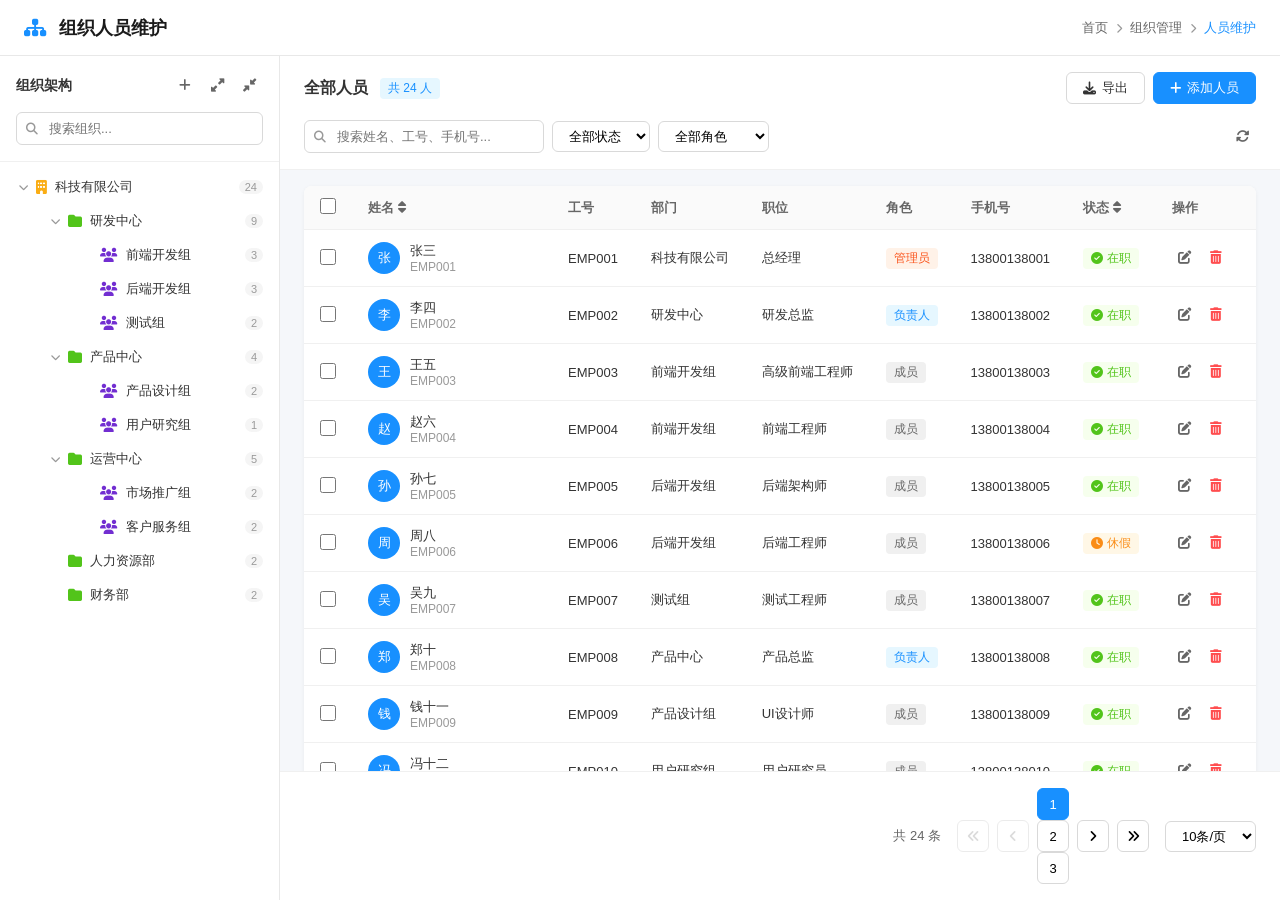
<file: org-personnel.html>
<!DOCTYPE html>
<html lang="zh-CN">
<head>
    <meta charset="UTF-8">
    <meta name="viewport" content="width=device-width, initial-scale=1.0">
    <title>组织人员维护</title>
    <link rel="stylesheet" href="https://cdnjs.cloudflare.com/ajax/libs/font-awesome/6.4.0/css/all.min.css">
    <style>
        * {
            margin: 0;
            padding: 0;
            box-sizing: border-box;
        }

        body {
            font-family: -apple-system, BlinkMacSystemFont, 'Segoe UI', 'PingFang SC', 'Hiragino Sans GB', 'Microsoft YaHei', sans-serif;
            background: #f5f7fa;
            color: #333;
            height: 100vh;
            overflow: hidden;
        }

        /* 顶部导航 */
        .header {
            height: 56px;
            background: #fff;
            border-bottom: 1px solid #e8e8e8;
            display: flex;
            align-items: center;
            padding: 0 24px;
            justify-content: space-between;
            box-shadow: 0 1px 4px rgba(0,0,0,0.05);
        }

        .header-left {
            display: flex;
            align-items: center;
            gap: 12px;
        }

        .header-left h1 {
            font-size: 18px;
            font-weight: 600;
            color: #1a1a1a;
        }

        .header-right {
            display: flex;
            align-items: center;
            gap: 16px;
        }

        .breadcrumb {
            display: flex;
            align-items: center;
            gap: 8px;
            font-size: 13px;
            color: #666;
        }

        .breadcrumb i {
            font-size: 10px;
            color: #999;
        }

        .breadcrumb span:last-child {
            color: #1890ff;
            font-weight: 500;
        }

        /* 主体布局 */
        .main-container {
            display: flex;
            height: calc(100vh - 56px);
        }

        /* 左侧组织树 */
        .sidebar {
            width: 280px;
            background: #fff;
            border-right: 1px solid #e8e8e8;
            display: flex;
            flex-direction: column;
            flex-shrink: 0;
        }

        .sidebar-header {
            padding: 16px;
            border-bottom: 1px solid #f0f0f0;
        }

        .sidebar-title {
            display: flex;
            align-items: center;
            justify-content: space-between;
            margin-bottom: 12px;
        }

        .sidebar-title h3 {
            font-size: 14px;
            font-weight: 600;
            color: #333;
        }

        .sidebar-actions {
            display: flex;
            gap: 4px;
        }

        .icon-btn {
            width: 28px;
            height: 28px;
            border: none;
            background: transparent;
            border-radius: 4px;
            cursor: pointer;
            display: flex;
            align-items: center;
            justify-content: center;
            color: #666;
            transition: all 0.2s;
        }

        .icon-btn:hover {
            background: #f0f0f0;
            color: #1890ff;
        }

        .search-box {
            position: relative;
        }

        .search-box input {
            width: 100%;
            padding: 8px 12px 8px 32px;
            border: 1px solid #d9d9d9;
            border-radius: 6px;
            font-size: 13px;
            outline: none;
            transition: all 0.2s;
        }

        .search-box input:focus {
            border-color: #1890ff;
            box-shadow: 0 0 0 2px rgba(24,144,255,0.1);
        }

        .search-box i {
            position: absolute;
            left: 10px;
            top: 50%;
            transform: translateY(-50%);
            color: #999;
            font-size: 12px;
        }

        .tree-container {
            flex: 1;
            overflow-y: auto;
            padding: 8px 0;
        }

        .tree-container::-webkit-scrollbar {
            width: 6px;
        }

        .tree-container::-webkit-scrollbar-thumb {
            background: #d9d9d9;
            border-radius: 3px;
        }

        /* 树节点 */
        .tree-node {
            user-select: none;
        }

        .tree-node-content {
            display: flex;
            align-items: center;
            padding: 8px 16px;
            cursor: pointer;
            transition: all 0.2s;
            position: relative;
        }

        .tree-node-content:hover {
            background: #f5f7fa;
        }

        .tree-node-content.active {
            background: #e6f7ff;
            color: #1890ff;
        }

        .tree-node-content.active .node-icon {
            color: #1890ff;
        }

        .tree-toggle {
            width: 16px;
            height: 16px;
            display: flex;
            align-items: center;
            justify-content: center;
            margin-right: 4px;
            cursor: pointer;
            color: #999;
            font-size: 10px;
            transition: transform 0.2s;
            flex-shrink: 0;
        }

        .tree-toggle.expanded {
            transform: rotate(90deg);
        }

        .tree-toggle.leaf {
            visibility: hidden;
        }

        .node-icon {
            margin-right: 8px;
            color: #faad14;
            font-size: 14px;
            flex-shrink: 0;
        }

        .node-icon.department {
            color: #52c41a;
        }

        .node-icon.team {
            color: #722ed1;
        }

        .node-text {
            font-size: 13px;
            flex: 1;
            overflow: hidden;
            text-overflow: ellipsis;
            white-space: nowrap;
        }

        .node-count {
            font-size: 11px;
            color: #999;
            background: #f5f5f5;
            padding: 1px 6px;
            border-radius: 10px;
            margin-left: 4px;
            flex-shrink: 0;
        }

        .tree-children {
            padding-left: 16px;
        }

        /* 右键菜单 */
        .context-menu {
            position: fixed;
            background: #fff;
            border: 1px solid #e8e8e8;
            border-radius: 8px;
            box-shadow: 0 4px 12px rgba(0,0,0,0.15);
            padding: 4px 0;
            z-index: 1000;
            min-width: 160px;
            display: none;
        }

        .context-menu-item {
            padding: 8px 16px;
            cursor: pointer;
            font-size: 13px;
            display: flex;
            align-items: center;
            gap: 8px;
            transition: background 0.2s;
        }

        .context-menu-item:hover {
            background: #f5f7fa;
        }

        .context-menu-item i {
            width: 16px;
            text-align: center;
            color: #666;
        }

        .context-menu-divider {
            height: 1px;
            background: #f0f0f0;
            margin: 4px 0;
        }

        .context-menu-item.danger {
            color: #ff4d4f;
        }

        .context-menu-item.danger i {
            color: #ff4d4f;
        }

        /* 右侧内容区 */
        .content {
            flex: 1;
            display: flex;
            flex-direction: column;
            overflow: hidden;
        }

        .content-header {
            background: #fff;
            padding: 16px 24px;
            border-bottom: 1px solid #f0f0f0;
        }

        .content-header-top {
            display: flex;
            justify-content: space-between;
            align-items: center;
            margin-bottom: 16px;
        }

        .content-title {
            display: flex;
            align-items: center;
            gap: 12px;
        }

        .content-title h2 {
            font-size: 16px;
            font-weight: 600;
        }

        .content-title .tag {
            font-size: 12px;
            padding: 2px 8px;
            border-radius: 4px;
            background: #e6f7ff;
            color: #1890ff;
        }

        .content-actions {
            display: flex;
            gap: 8px;
        }

        .btn {
            padding: 6px 16px;
            border-radius: 6px;
            font-size: 13px;
            cursor: pointer;
            border: 1px solid #d9d9d9;
            background: #fff;
            color: #333;
            display: flex;
            align-items: center;
            gap: 6px;
            transition: all 0.2s;
        }

        .btn:hover {
            border-color: #1890ff;
            color: #1890ff;
        }

        .btn-primary {
            background: #1890ff;
            border-color: #1890ff;
            color: #fff;
        }

        .btn-primary:hover {
            background: #40a9ff;
            border-color: #40a9ff;
            color: #fff;
        }

        .btn-danger {
            background: #ff4d4f;
            border-color: #ff4d4f;
            color: #fff;
        }

        .btn-danger:hover {
            background: #ff7875;
            border-color: #ff7875;
            color: #fff;
        }

        .toolbar {
            display: flex;
            justify-content: space-between;
            align-items: center;
        }

        .toolbar-left {
            display: flex;
            gap: 8px;
            align-items: center;
        }

        .toolbar-right {
            display: flex;
            gap: 8px;
            align-items: center;
        }

        .filter-group {
            display: flex;
            gap: 8px;
        }

        .filter-select {
            padding: 6px 12px;
            border: 1px solid #d9d9d9;
            border-radius: 6px;
            font-size: 13px;
            outline: none;
            background: #fff;
            cursor: pointer;
        }

        .filter-select:focus {
            border-color: #1890ff;
        }

        /* 表格 */
        .table-container {
            flex: 1;
            overflow: auto;
            padding: 0 24px;
        }

        table {
            width: 100%;
            border-collapse: collapse;
            background: #fff;
            margin-top: 16px;
            border-radius: 8px;
            overflow: hidden;
            box-shadow: 0 1px 4px rgba(0,0,0,0.05);
        }

        thead {
            background: #fafafa;
            position: sticky;
            top: 0;
            z-index: 10;
        }

        th {
            padding: 12px 16px;
            text-align: left;
            font-size: 13px;
            font-weight: 600;
            color: #666;
            border-bottom: 1px solid #f0f0f0;
            white-space: nowrap;
        }

        th .sortable {
            display: flex;
            align-items: center;
            gap: 4px;
            cursor: pointer;
            user-select: none;
        }

        th .sortable:hover {
            color: #1890ff;
        }

        td {
            padding: 12px 16px;
            font-size: 13px;
            border-bottom: 1px solid #f0f0f0;
            vertical-align: middle;
        }

        tbody tr:hover {
            background: #fafafa;
        }

        tbody tr.selected {
            background: #e6f7ff;
        }

        .checkbox {
            width: 16px;
            height: 16px;
            cursor: pointer;
        }

        .avatar {
            width: 32px;
            height: 32px;
            border-radius: 50%;
            background: #1890ff;
            color: #fff;
            display: flex;
            align-items: center;
            justify-content: center;
            font-size: 13px;
            font-weight: 500;
            flex-shrink: 0;
        }

        .user-info {
            display: flex;
            align-items: center;
            gap: 10px;
        }

        .user-name {
            font-weight: 500;
        }

        .user-id {
            font-size: 12px;
            color: #999;
        }

        .status-tag {
            display: inline-flex;
            align-items: center;
            gap: 4px;
            padding: 2px 8px;
            border-radius: 4px;
            font-size: 12px;
        }

        .status-active {
            background: #f6ffed;
            color: #52c41a;
        }

        .status-inactive {
            background: #fff2f0;
            color: #ff4d4f;
        }

        .status-leave {
            background: #fff7e6;
            color: #fa8c16;
        }

        .role-tag {
            display: inline-flex;
            align-items: center;
            padding: 2px 8px;
            border-radius: 4px;
            font-size: 12px;
            background: #f0f0f0;
            color: #666;
        }

        .role-admin {
            background: #fff2e8;
            color: #fa541c;
        }

        .role-manager {
            background: #e6f7ff;
            color: #1890ff;
        }

        .table-actions {
            display: flex;
            gap: 8px;
        }

        .table-actions .icon-btn {
            width: 24px;
            height: 24px;
        }

        /* 分页 */
        .pagination {
            display: flex;
            justify-content: flex-end;
            align-items: center;
            padding: 16px 24px;
            gap: 8px;
            background: #fff;
            border-top: 1px solid #f0f0f0;
        }

        .pagination-info {
            font-size: 13px;
            color: #666;
            margin-right: 8px;
        }

        .page-btn {
            min-width: 32px;
            height: 32px;
            padding: 0 8px;
            border: 1px solid #d9d9d9;
            background: #fff;
            border-radius: 6px;
            cursor: pointer;
            font-size: 13px;
            display: flex;
            align-items: center;
            justify-content: center;
            transition: all 0.2s;
        }

        .page-btn:hover:not(:disabled) {
            border-color: #1890ff;
            color: #1890ff;
        }

        .page-btn.active {
            background: #1890ff;
            border-color: #1890ff;
            color: #fff;
        }

        .page-btn:disabled {
            opacity: 0.5;
            cursor: not-allowed;
        }

        .page-size {
            padding: 6px 12px;
            border: 1px solid #d9d9d9;
            border-radius: 6px;
            font-size: 13px;
            outline: none;
            background: #fff;
            cursor: pointer;
            margin-left: 8px;
        }

        /* 模态框 */
        .modal-overlay {
            position: fixed;
            top: 0;
            left: 0;
            right: 0;
            bottom: 0;
            background: rgba(0,0,0,0.45);
            display: flex;
            align-items: center;
            justify-content: center;
            z-index: 2000;
            opacity: 0;
            visibility: hidden;
            transition: all 0.3s;
        }

        .modal-overlay.show {
            opacity: 1;
            visibility: visible;
        }

        .modal {
            background: #fff;
            border-radius: 12px;
            width: 560px;
            max-width: 90vw;
            max-height: 90vh;
            overflow: hidden;
            display: flex;
            flex-direction: column;
            transform: scale(0.95);
            transition: transform 0.3s;
        }

        .modal-overlay.show .modal {
            transform: scale(1);
        }

        .modal-header {
            padding: 20px 24px;
            border-bottom: 1px solid #f0f0f0;
            display: flex;
            justify-content: space-between;
            align-items: center;
        }

        .modal-header h3 {
            font-size: 16px;
            font-weight: 600;
        }

        .modal-close {
            width: 32px;
            height: 32px;
            border: none;
            background: transparent;
            border-radius: 6px;
            cursor: pointer;
            display: flex;
            align-items: center;
            justify-content: center;
            color: #999;
            transition: all 0.2s;
        }

        .modal-close:hover {
            background: #f5f5f5;
            color: #333;
        }

        .modal-body {
            padding: 20px 24px;
            overflow-y: auto;
            flex: 1;
        }

        .form-group {
            margin-bottom: 16px;
        }

        .form-group:last-child {
            margin-bottom: 0;
        }

        .form-label {
            display: block;
            font-size: 13px;
            font-weight: 500;
            color: #333;
            margin-bottom: 6px;
        }

        .form-label .required {
            color: #ff4d4f;
            margin-left: 2px;
        }

        .form-input,
        .form-select,
        .form-textarea {
            width: 100%;
            padding: 8px 12px;
            border: 1px solid #d9d9d9;
            border-radius: 6px;
            font-size: 13px;
            outline: none;
            transition: all 0.2s;
            font-family: inherit;
        }

        .form-input:focus,
        .form-select:focus,
        .form-textarea:focus {
            border-color: #1890ff;
            box-shadow: 0 0 0 2px rgba(24,144,255,0.1);
        }

        .form-textarea {
            resize: vertical;
            min-height: 80px;
        }

        .form-row {
            display: grid;
            grid-template-columns: 1fr 1fr;
            gap: 16px;
        }

        .form-hint {
            font-size: 12px;
            color: #999;
            margin-top: 4px;
        }

        .modal-footer {
            padding: 16px 24px;
            border-top: 1px solid #f0f0f0;
            display: flex;
            justify-content: flex-end;
            gap: 8px;
        }

        /* 组织选择器 */
        .org-selector {
            position: relative;
        }

        .org-selector-trigger {
            width: 100%;
            padding: 8px 12px;
            border: 1px solid #d9d9d9;
            border-radius: 6px;
            font-size: 13px;
            cursor: pointer;
            display: flex;
            justify-content: space-between;
            align-items: center;
            background: #fff;
        }

        .org-selector-trigger:hover {
            border-color: #1890ff;
        }

        .org-selector-dropdown {
            position: absolute;
            top: 100%;
            left: 0;
            right: 0;
            margin-top: 4px;
            background: #fff;
            border: 1px solid #e8e8e8;
            border-radius: 8px;
            box-shadow: 0 4px 12px rgba(0,0,0,0.15);
            max-height: 300px;
            overflow-y: auto;
            z-index: 100;
            display: none;
        }

        .org-selector-dropdown.show {
            display: block;
        }

        .org-selector-item {
            padding: 8px 12px;
            cursor: pointer;
            font-size: 13px;
            display: flex;
            align-items: center;
            gap: 8px;
        }

        .org-selector-item:hover {
            background: #f5f7fa;
        }

        .org-selector-item.selected {
            background: #e6f7ff;
            color: #1890ff;
        }

        /* 空状态 */
        .empty-state {
            display: flex;
            flex-direction: column;
            align-items: center;
            justify-content: center;
            padding: 80px 24px;
            color: #999;
        }

        .empty-state i {
            font-size: 48px;
            margin-bottom: 16px;
            color: #d9d9d9;
        }

        .empty-state p {
            font-size: 14px;
        }

        /* 拖拽提示 */
        .drag-hint {
            position: fixed;
            bottom: 24px;
            left: 50%;
            transform: translateX(-50%);
            background: #333;
            color: #fff;
            padding: 10px 20px;
            border-radius: 8px;
            font-size: 13px;
            z-index: 3000;
            opacity: 0;
            visibility: hidden;
            transition: all 0.3s;
            white-space: nowrap;
        }

        .drag-hint.show {
            opacity: 1;
            visibility: visible;
        }

        /* 批量操作栏 */
        .batch-bar {
            display: none;
            align-items: center;
            gap: 12px;
            padding: 8px 16px;
            background: #e6f7ff;
            border-radius: 6px;
            margin-bottom: 12px;
            font-size: 13px;
        }

        .batch-bar.show {
            display: flex;
        }

        .batch-bar span {
            color: #1890ff;
            font-weight: 500;
        }

        /* 响应式 */
        @media (max-width: 768px) {
            .sidebar {
                position: fixed;
                left: -280px;
                top: 56px;
                bottom: 0;
                z-index: 100;
                transition: left 0.3s;
            }

            .sidebar.open {
                left: 0;
            }

            .content-header {
                padding: 12px 16px;
            }

            .table-container {
                padding: 0 16px;
            }

            .form-row {
                grid-template-columns: 1fr;
            }
        }

        /* 动画 */
        @keyframes fadeIn {
            from { opacity: 0; transform: translateY(-4px); }
            to { opacity: 1; transform: translateY(0); }
        }

        .tree-children {
            animation: fadeIn 0.2s ease;
        }

        /* 统计卡片 */
        .stats-bar {
            display: flex;
            gap: 16px;
            margin-bottom: 16px;
        }

        .stat-card {
            background: #fff;
            border-radius: 8px;
            padding: 16px 20px;
            min-width: 140px;
            box-shadow: 0 1px 4px rgba(0,0,0,0.05);
        }

        .stat-value {
            font-size: 24px;
            font-weight: 600;
            color: #1a1a1a;
        }

        .stat-label {
            font-size: 12px;
            color: #999;
            margin-top: 4px;
        }

        .stat-card.primary .stat-value {
            color: #1890ff;
        }

        .stat-card.success .stat-value {
            color: #52c41a;
        }

        .stat-card.warning .stat-value {
            color: #faad14;
        }
    </style>
</head>
<body>
    <!-- 顶部导航 -->
    <header class="header">
        <div class="header-left">
            <i class="fas fa-sitemap" style="color: #1890ff; font-size: 20px;"></i>
            <h1>组织人员维护</h1>
        </div>
        <div class="header-right">
            <div class="breadcrumb" id="breadcrumb">
                <span>首页</span>
                <i class="fas fa-chevron-right"></i>
                <span>组织管理</span>
                <i class="fas fa-chevron-right"></i>
                <span>人员维护</span>
            </div>
        </div>
    </header>

    <!-- 主体 -->
    <div class="main-container">
        <!-- 左侧组织树 -->
        <aside class="sidebar" id="sidebar">
            <div class="sidebar-header">
                <div class="sidebar-title">
                    <h3>组织架构</h3>
                    <div class="sidebar-actions">
                        <button class="icon-btn" title="添加组织" onclick="showOrgModal()">
                            <i class="fas fa-plus"></i>
                        </button>
                        <button class="icon-btn" title="展开全部" onclick="expandAll()">
                            <i class="fas fa-expand-alt"></i>
                        </button>
                        <button class="icon-btn" title="折叠全部" onclick="collapseAll()">
                            <i class="fas fa-compress-alt"></i>
                        </button>
                    </div>
                </div>
                <div class="search-box">
                    <i class="fas fa-search"></i>
                    <input type="text" placeholder="搜索组织..." id="orgSearch" oninput="searchOrg(this.value)">
                </div>
            </div>
            <div class="tree-container" id="treeContainer">
                <!-- 树节点由JS生成 -->
            </div>
        </aside>

        <!-- 右侧内容 -->
        <main class="content">
            <div class="content-header">
                <div class="content-header-top">
                    <div class="content-title">
                        <h2 id="currentOrgName">全部人员</h2>
                        <span class="tag" id="currentOrgTag">共 24 人</span>
                    </div>
                    <div class="content-actions">
                        <button class="btn" onclick="exportData()">
                            <i class="fas fa-download"></i>
                            导出
                        </button>
                        <button class="btn btn-primary" onclick="showPersonModal()">
                            <i class="fas fa-plus"></i>
                            添加人员
                        </button>
                    </div>
                </div>

                <div class="batch-bar" id="batchBar">
                    <span>已选择 <b id="batchCount">0</b> 项</span>
                    <button class="btn" onclick="batchMove()">
                        <i class="fas fa-arrows-alt"></i>
                        批量调动
                    </button>
                    <button class="btn btn-danger" onclick="batchDelete()">
                        <i class="fas fa-trash-alt"></i>
                        批量删除
                    </button>
                    <button class="btn" onclick="clearSelection()">
                        <i class="fas fa-times"></i>
                        取消
                    </button>
                </div>

                <div class="toolbar">
                    <div class="toolbar-left">
                        <div class="search-box" style="width: 240px;">
                            <i class="fas fa-search"></i>
                            <input type="text" placeholder="搜索姓名、工号、手机号..." id="personSearch" oninput="searchPerson(this.value)">
                        </div>
                        <div class="filter-group">
                            <select class="filter-select" id="statusFilter" onchange="filterPersons()">
                                <option value="">全部状态</option>
                                <option value="active">在职</option>
                                <option value="inactive">离职</option>
                                <option value="leave">休假</option>
                            </select>
                            <select class="filter-select" id="roleFilter" onchange="filterPersons()">
                                <option value="">全部角色</option>
                                <option value="admin">管理员</option>
                                <option value="manager">部门负责人</option>
                                <option value="member">普通成员</option>
                            </select>
                        </div>
                    </div>
                    <div class="toolbar-right">
                        <button class="icon-btn" title="刷新" onclick="refreshData()">
                            <i class="fas fa-sync-alt"></i>
                        </button>
                    </div>
                </div>
            </div>

            <div class="table-container">
                <table>
                    <thead>
                        <tr>
                            <th style="width: 40px;">
                                <input type="checkbox" class="checkbox" id="selectAll" onchange="toggleSelectAll()">
                            </th>
                            <th style="width: 200px;">
                                <div class="sortable" onclick="sortBy('name')">
                                    姓名
                                    <i class="fas fa-sort" id="sort-name"></i>
                                </div>
                            </th>
                            <th>工号</th>
                            <th>部门</th>
                            <th>职位</th>
                            <th>角色</th>
                            <th>手机号</th>
                            <th>
                                <div class="sortable" onclick="sortBy('status')">
                                    状态
                                    <i class="fas fa-sort" id="sort-status"></i>
                                </div>
                            </th>
                            <th style="width: 100px;">操作</th>
                        </tr>
                    </thead>
                    <tbody id="personTableBody">
                        <!-- 人员数据由JS生成 -->
                    </tbody>
                </table>
                <div class="empty-state" id="emptyState" style="display: none;">
                    <i class="fas fa-users"></i>
                    <p>暂无人员数据</p>
                </div>
            </div>

            <div class="pagination">
                <span class="pagination-info">共 <span id="totalCount">0</span> 条</span>
                <button class="page-btn" onclick="goPage(1)" id="firstPage">
                    <i class="fas fa-angle-double-left"></i>
                </button>
                <button class="page-btn" onclick="prevPage()" id="prevPage">
                    <i class="fas fa-angle-left"></i>
                </button>
                <div id="pageNumbers"></div>
                <button class="page-btn" onclick="nextPage()" id="nextPage">
                    <i class="fas fa-angle-right"></i>
                </button>
                <button class="page-btn" onclick="goPage(totalPages)" id="lastPage">
                    <i class="fas fa-angle-double-right"></i>
                </button>
                <select class="page-size" id="pageSize" onchange="changePageSize()">
                    <option value="10">10条/页</option>
                    <option value="20">20条/页</option>
                    <option value="50">50条/页</option>
                </select>
            </div>
        </main>
    </div>

    <!-- 右键菜单 -->
    <div class="context-menu" id="contextMenu">
        <div class="context-menu-item" onclick="addSubOrg()">
            <i class="fas fa-plus"></i>
            添加子组织
        </div>
        <div class="context-menu-item" onclick="editOrg()">
            <i class="fas fa-edit"></i>
            编辑组织
        </div>
        <div class="context-menu-divider"></div>
        <div class="context-menu-item" onclick="addPersonToOrg()">
            <i class="fas fa-user-plus"></i>
            添加人员
        </div>
        <div class="context-menu-divider"></div>
        <div class="context-menu-item danger" onclick="deleteOrg()">
            <i class="fas fa-trash-alt"></i>
            删除组织
        </div>
    </div>

    <!-- 人员模态框 -->
    <div class="modal-overlay" id="personModal">
        <div class="modal">
            <div class="modal-header">
                <h3 id="personModalTitle">添加人员</h3>
                <button class="modal-close" onclick="closeModal('personModal')">
                    <i class="fas fa-times"></i>
                </button>
            </div>
            <div class="modal-body">
                <form id="personForm">
                    <input type="hidden" id="personId">
                    <div class="form-row">
                        <div class="form-group">
                            <label class="form-label">姓名 <span class="required">*</span></label>
                            <input type="text" class="form-input" id="personName" placeholder="请输入姓名" required>
                        </div>
                        <div class="form-group">
                            <label class="form-label">工号 <span class="required">*</span></label>
                            <input type="text" class="form-input" id="personCode" placeholder="请输入工号" required>
                        </div>
                    </div>
                    <div class="form-row">
                        <div class="form-group">
                            <label class="form-label">手机号 <span class="required">*</span></label>
                            <input type="tel" class="form-input" id="personPhone" placeholder="请输入手机号" required>
                        </div>
                        <div class="form-group">
                            <label class="form-label">邮箱</label>
                            <input type="email" class="form-input" id="personEmail" placeholder="请输入邮箱">
                        </div>
                    </div>
                    <div class="form-row">
                        <div class="form-group">
                            <label class="form-label">所属组织 <span class="required">*</span></label>
                            <div class="org-selector">
                                <div class="org-selector-trigger" onclick="toggleOrgDropdown()">
                                    <span id="selectedOrgText">请选择所属组织</span>
                                    <i class="fas fa-chevron-down"></i>
                                </div>
                                <div class="org-selector-dropdown" id="orgDropdown">
                                    <!-- 组织选项由JS生成 -->
                                </div>
                            </div>
                            <input type="hidden" id="personOrgId">
                        </div>
                        <div class="form-group">
                            <label class="form-label">职位</label>
                            <input type="text" class="form-input" id="personPosition" placeholder="请输入职位">
                        </div>
                    </div>
                    <div class="form-row">
                        <div class="form-group">
                            <label class="form-label">角色</label>
                            <select class="form-select" id="personRole">
                                <option value="member">普通成员</option>
                                <option value="manager">部门负责人</option>
                                <option value="admin">管理员</option>
                            </select>
                        </div>
                        <div class="form-group">
                            <label class="form-label">状态</label>
                            <select class="form-select" id="personStatus">
                                <option value="active">在职</option>
                                <option value="leave">休假</option>
                                <option value="inactive">离职</option>
                            </select>
                        </div>
                    </div>
                    <div class="form-group">
                        <label class="form-label">备注</label>
                        <textarea class="form-textarea" id="personRemark" placeholder="请输入备注信息"></textarea>
                    </div>
                </form>
            </div>
            <div class="modal-footer">
                <button class="btn" onclick="closeModal('personModal')">取消</button>
                <button class="btn btn-primary" onclick="savePerson()">保存</button>
            </div>
        </div>
    </div>

    <!-- 组织模态框 -->
    <div class="modal-overlay" id="orgModal">
        <div class="modal" style="width: 480px;">
            <div class="modal-header">
                <h3 id="orgModalTitle">添加组织</h3>
                <button class="modal-close" onclick="closeModal('orgModal')">
                    <i class="fas fa-times"></i>
                </button>
            </div>
            <div class="modal-body">
                <form id="orgForm">
                    <input type="hidden" id="orgId">
                    <input type="hidden" id="orgParentId">
                    <div class="form-group">
                        <label class="form-label">组织名称 <span class="required">*</span></label>
                        <input type="text" class="form-input" id="orgName" placeholder="请输入组织名称" required>
                    </div>
                    <div class="form-group">
                        <label class="form-label">上级组织</label>
                        <div class="org-selector">
                            <div class="org-selector-trigger" onclick="toggleParentOrgDropdown()">
                                <span id="selectedParentOrgText">无（作为根组织）</span>
                                <i class="fas fa-chevron-down"></i>
                            </div>
                            <div class="org-selector-dropdown" id="parentOrgDropdown">
                                <!-- 组织选项由JS生成 -->
                            </div>
                        </div>
                    </div>
                    <div class="form-row">
                        <div class="form-group">
                            <label class="form-label">组织类型</label>
                            <select class="form-select" id="orgType">
                                <option value="company">公司</option>
                                <option value="department">部门</option>
                                <option value="team">团队</option>
                            </select>
                        </div>
                        <div class="form-group">
                            <label class="form-label">排序</label>
                            <input type="number" class="form-input" id="orgSort" value="0" placeholder="数字越小越靠前">
                        </div>
                    </div>
                    <div class="form-group">
                        <label class="form-label">备注</label>
                        <textarea class="form-textarea" id="orgRemark" placeholder="请输入备注信息"></textarea>
                    </div>
                </form>
            </div>
            <div class="modal-footer">
                <button class="btn" onclick="closeModal('orgModal')">取消</button>
                <button class="btn btn-primary" onclick="saveOrg()">保存</button>
            </div>
        </div>
    </div>

    <!-- 批量调动模态框 -->
    <div class="modal-overlay" id="moveModal">
        <div class="modal" style="width: 480px;">
            <div class="modal-header">
                <h3>批量调动</h3>
                <button class="modal-close" onclick="closeModal('moveModal')">
                    <i class="fas fa-times"></i>
                </button>
            </div>
            <div class="modal-body">
                <p style="margin-bottom: 16px; font-size: 13px; color: #666;">
                    已选择 <b id="moveCount">0</b> 人，请选择目标组织：
                </p>
                <div class="form-group">
                    <label class="form-label">目标组织 <span class="required">*</span></label>
                    <div class="org-selector">
                        <div class="org-selector-trigger" onclick="toggleMoveOrgDropdown()">
                            <span id="selectedMoveOrgText">请选择目标组织</span>
                            <i class="fas fa-chevron-down"></i>
                        </div>
                        <div class="org-selector-dropdown" id="moveOrgDropdown">
                            <!-- 组织选项由JS生成 -->
                        </div>
                    </div>
                    <input type="hidden" id="moveOrgId">
                </div>
            </div>
            <div class="modal-footer">
                <button class="btn" onclick="closeModal('moveModal')">取消</button>
                <button class="btn btn-primary" onclick="confirmMove()">确认调动</button>
            </div>
        </div>
    </div>

    <!-- 拖拽提示 -->
    <div class="drag-hint" id="dragHint">拖拽到目标组织以调整人员归属</div>

    <script>
        // ==================== 数据 ====================
        let orgData = [
            {
                id: '1', name: '科技有限公司', type: 'company', parentId: null, sort: 1, remark: '',
                children: [
                    {
                        id: '11', name: '研发中心', type: 'department', parentId: '1', sort: 1, remark: '',
                        children: [
                            { id: '111', name: '前端开发组', type: 'team', parentId: '11', sort: 1, remark: '', children: [] },
                            { id: '112', name: '后端开发组', type: 'team', parentId: '11', sort: 2, remark: '', children: [] },
                            { id: '113', name: '测试组', type: 'team', parentId: '11', sort: 3, remark: '', children: [] }
                        ]
                    },
                    {
                        id: '12', name: '产品中心', type: 'department', parentId: '1', sort: 2, remark: '',
                        children: [
                            { id: '121', name: '产品设计组', type: 'team', parentId: '12', sort: 1, remark: '', children: [] },
                            { id: '122', name: '用户研究组', type: 'team', parentId: '12', sort: 2, remark: '', children: [] }
                        ]
                    },
                    {
                        id: '13', name: '运营中心', type: 'department', parentId: '1', sort: 3, remark: '',
                        children: [
                            { id: '131', name: '市场推广组', type: 'team', parentId: '13', sort: 1, remark: '', children: [] },
                            { id: '132', name: '客户服务组', type: 'team', parentId: '13', sort: 2, remark: '', children: [] }
                        ]
                    },
                    {
                        id: '14', name: '人力资源部', type: 'department', parentId: '1', sort: 4, remark: '', children: [] },
                    { id: '15', name: '财务部', type: 'department', parentId: '1', sort: 5, remark: '', children: [] }
                ]
            }
        ];

        let personData = [
            { id: 'p1', name: '张三', code: 'EMP001', orgId: '1', position: '总经理', role: 'admin', phone: '13800138001', email: 'zhangsan@company.com', status: 'active', remark: '' },
            { id: 'p2', name: '李四', code: 'EMP002', orgId: '11', position: '研发总监', role: 'manager', phone: '13800138002', email: 'lisi@company.com', status: 'active', remark: '' },
            { id: 'p3', name: '王五', code: 'EMP003', orgId: '111', position: '高级前端工程师', role: 'member', phone: '13800138003', email: 'wangwu@company.com', status: 'active', remark: '' },
            { id: 'p4', name: '赵六', code: 'EMP004', orgId: '111', position: '前端工程师', role: 'member', phone: '13800138004', email: 'zhaoliu@company.com', status: 'active', remark: '' },
            { id: 'p5', name: '孙七', code: 'EMP005', orgId: '112', position: '后端架构师', role: 'member', phone: '13800138005', email: 'sunqi@company.com', status: 'active', remark: '' },
            { id: 'p6', name: '周八', code: 'EMP006', orgId: '112', position: '后端工程师', role: 'member', phone: '13800138006', email: 'zhouba@company.com', status: 'leave', remark: '年假' },
            { id: 'p7', name: '吴九', code: 'EMP007', orgId: '113', position: '测试工程师', role: 'member', phone: '13800138007', email: 'wujiu@company.com', status: 'active', remark: '' },
            { id: 'p8', name: '郑十', code: 'EMP008', orgId: '12', position: '产品总监', role: 'manager', phone: '13800138008', email: 'zhengshi@company.com', status: 'active', remark: '' },
            { id: 'p9', name: '钱十一', code: 'EMP009', orgId: '121', position: 'UI设计师', role: 'member', phone: '13800138009', email: 'qian11@company.com', status: 'active', remark: '' },
            { id: 'p10', name: '冯十二', code: 'EMP010', orgId: '122', position: '用户研究员', role: 'member', phone: '13800138010', email: 'feng12@company.com', status: 'active', remark: '' },
            { id: 'p11', name: '陈十三', code: 'EMP011', orgId: '13', position: '运营总监', role: 'manager', phone: '13800138011', email: 'chen13@company.com', status: 'active', remark: '' },
            { id: 'p12', name: '褚十四', code: 'EMP012', orgId: '131', position: '市场专员', role: 'member', phone: '13800138012', email: 'chu14@company.com', status: 'inactive', remark: '已离职' },
            { id: 'p13', name: '卫十五', code: 'EMP013', orgId: '132', position: '客服主管', role: 'member', phone: '13800138013', email: 'wei15@company.com', status: 'active', remark: '' },
            { id: 'p14', name: '蒋十六', code: 'EMP014', orgId: '14', position: 'HR经理', role: 'manager', phone: '13800138014', email: 'jiang16@company.com', status: 'active', remark: '' },
            { id: 'p15', name: '沈十七', code: 'EMP015', orgId: '14', position: '招聘专员', role: 'member', phone: '13800138015', email: 'shen17@company.com', status: 'active', remark: '' },
            { id: 'p16', name: '韩十八', code: 'EMP016', orgId: '15', position: '财务经理', role: 'manager', phone: '13800138016', email: 'han18@company.com', status: 'active', remark: '' },
            { id: 'p17', name: '杨十九', code: 'EMP017', orgId: '15', position: '会计', role: 'member', phone: '13800138017', email: 'yang19@company.com', status: 'active', remark: '' },
            { id: 'p18', name: '朱二十', code: 'EMP018', orgId: '111', position: '前端实习生', role: 'member', phone: '13800138018', email: 'zhu20@company.com', status: 'active', remark: '' },
            { id: 'p19', name: '秦二十一', code: 'EMP019', orgId: '112', position: '后端工程师', role: 'member', phone: '13800138019', email: 'qin21@company.com', status: 'active', remark: '' },
            { id: 'p20', name: '尤二十二', code: 'EMP020', orgId: '113', position: '自动化测试', role: 'member', phone: '13800138020', email: 'you22@company.com', status: 'leave', remark: '病假' },
            { id: 'p21', name: '许二十三', code: 'EMP021', orgId: '121', position: '交互设计师', role: 'member', phone: '13800138021', email: 'xu23@company.com', status: 'active', remark: '' },
            { id: 'p22', name: '何二十四', code: 'EMP022', orgId: '131', position: '市场经理', role: 'member', phone: '13800138022', email: 'he24@company.com', status: 'active', remark: '' },
            { id: 'p23', name: '吕二十五', code: 'EMP023', orgId: '132', position: '客服专员', role: 'member', phone: '13800138023', email: 'lv25@company.com', status: 'active', remark: '' },
            { id: 'p24', name: '施二十六', code: 'EMP024', orgId: '1', position: '行政助理', role: 'member', phone: '13800138024', email: 'shi26@company.com', status: 'active', remark: '' }
        ];

        // ==================== 状态 ====================
        let currentOrgId = null;
        let expandedNodes = new Set(['1', '11', '12', '13']);
        let selectedPersons = new Set();
        let currentPage = 1;
        let pageSize = 10;
        let totalPages = 1;
        let sortField = null;
        let sortOrder = 'asc';
        let contextMenuTarget = null;
        let editingPersonId = null;
        let editingOrgId = null;

        // ==================== 初始化 ====================
        document.addEventListener('DOMContentLoaded', function() {
            renderTree();
            renderPersons();
            updateStats();

            // 点击空白处关闭菜单
            document.addEventListener('click', function(e) {
                document.getElementById('contextMenu').style.display = 'none';
                document.getElementById('orgDropdown').classList.remove('show');
                document.getElementById('parentOrgDropdown').classList.remove('show');
                document.getElementById('moveOrgDropdown').classList.remove('show');
            });
        });

        // ==================== 组织树 ====================
        function renderTree() {
            const container = document.getElementById('treeContainer');
            container.innerHTML = '';
            orgData.forEach(org => {
                container.appendChild(createTreeNode(org, 0));
            });
        }

        function createTreeNode(org, level) {
            const hasChildren = org.children && org.children.length > 0;
            const isExpanded = expandedNodes.has(org.id);
            const isActive = currentOrgId === org.id;
            const count = getOrgPersonCount(org.id);

            const node = document.createElement('div');
            node.className = 'tree-node';
            node.dataset.id = org.id;

            const content = document.createElement('div');
            content.className = 'tree-node-content' + (isActive ? ' active' : '');
            content.style.paddingLeft = (16 + level * 16) + 'px';
            content.onclick = () => selectOrg(org.id);
            content.oncontextmenu = (e) => showContextMenu(e, org);

            const toggle = document.createElement('span');
            toggle.className = 'tree-toggle' + (hasChildren ? '' : ' leaf') + (isExpanded ? ' expanded' : '');
            toggle.innerHTML = '<i class="fas fa-chevron-right"></i>';
            if (hasChildren) {
                toggle.onclick = (e) => {
                    e.stopPropagation();
                    toggleNode(org.id);
                };
            }

            const iconClass = org.type === 'company' ? '' : (org.type === 'department' ? ' department' : ' team');
            const icon = org.type === 'company' ? 'fa-building' : (org.type === 'department' ? 'fa-folder' : 'fa-users');

            content.innerHTML = `
                ${toggle.outerHTML}
                <i class="fas ${icon} node-icon${iconClass}"></i>
                <span class="node-text">${org.name}</span>
                <span class="node-count">${count}</span>
            `;

            // 重新绑定toggle事件
            const toggleEl = content.querySelector('.tree-toggle');
            if (hasChildren) {
                toggleEl.onclick = (e) => {
                    e.stopPropagation();
                    toggleNode(org.id);
                };
            }

            node.appendChild(content);

            if (hasChildren && isExpanded) {
                const children = document.createElement('div');
                children.className = 'tree-children';
                org.children.forEach(child => {
                    children.appendChild(createTreeNode(child, level + 1));
                });
                node.appendChild(children);
            }

            return node;
        }

        function toggleNode(orgId) {
            if (expandedNodes.has(orgId)) {
                expandedNodes.delete(orgId);
            } else {
                expandedNodes.add(orgId);
            }
            renderTree();
        }

        function expandAll() {
            function addAll(node) {
                expandedNodes.add(node.id);
                if (node.children) {
                    node.children.forEach(addAll);
                }
            }
            orgData.forEach(addAll);
            renderTree();
        }

        function collapseAll() {
            expandedNodes.clear();
            renderTree();
        }

        function selectOrg(orgId) {
            currentOrgId = orgId;
            currentPage = 1;
            selectedPersons.clear();
            updateBatchBar();
            renderTree();
            renderPersons();
            updateBreadcrumb();
        }

        function getOrgPersonCount(orgId) {
            const org = findOrg(orgId);
            if (!org) return 0;

            let count = personData.filter(p => p.orgId === orgId).length;
            if (org.children) {
                org.children.forEach(child => {
                    count += getOrgPersonCount(child.id);
                });
            }
            return count;
        }

        function findOrg(id, nodes = orgData) {
            for (const node of nodes) {
                if (node.id === id) return node;
                if (node.children) {
                    const found = findOrg(id, node.children);
                    if (found) return found;
                }
            }
            return null;
        }

        function findOrgPath(id, nodes = orgData, path = []) {
            for (const node of nodes) {
                if (node.id === id) return [...path, node];
                if (node.children) {
                    const found = findOrgPath(id, node.children, [...path, node]);
                    if (found) return found;
                }
            }
            return null;
        }

        function getAllOrgIds(org) {
            let ids = [org.id];
            if (org.children) {
                org.children.forEach(child => {
                    ids = ids.concat(getAllOrgIds(child));
                });
            }
            return ids;
        }

        function updateBreadcrumb() {
            const breadcrumb = document.getElementById('breadcrumb');
            if (!currentOrgId) {
                document.getElementById('currentOrgName').textContent = '全部人员';
                document.getElementById('currentOrgTag').textContent = `共 ${personData.length} 人`;
                return;
            }

            const path = findOrgPath(currentOrgId);
            if (path) {
                const org = path[path.length - 1];
                document.getElementById('currentOrgName').textContent = org.name;
                const count = getOrgPersonCount(org.id);
                document.getElementById('currentOrgTag').textContent = `共 ${count} 人`;

                let html = '<span>首页</span><i class="fas fa-chevron-right"></i><span>组织管理</span>';
                path.forEach((node, index) => {
                    html += `<i class="fas fa-chevron-right"></i><span${index === path.length - 1 ? ' style="color:#1890ff;font-weight:500;"' : ''}>${node.name}</span>`;
                });
                breadcrumb.innerHTML = html;
            }
        }

        // ==================== 人员表格 ====================
        function renderPersons() {
            let persons = [...personData];

            // 按组织筛选
            if (currentOrgId) {
                const org = findOrg(currentOrgId);
                if (org) {
                    const allIds = getAllOrgIds(org);
                    persons = persons.filter(p => allIds.includes(p.orgId));
                }
            }

            // 搜索
            const searchText = document.getElementById('personSearch').value.trim().toLowerCase();
            if (searchText) {
                persons = persons.filter(p =>
                    p.name.toLowerCase().includes(searchText) ||
                    p.code.toLowerCase().includes(searchText) ||
                    p.phone.includes(searchText)
                );
            }

            // 状态筛选
            const statusFilter = document.getElementById('statusFilter').value;
            if (statusFilter) {
                persons = persons.filter(p => p.status === statusFilter);
            }

            // 角色筛选
            const roleFilter = document.getElementById('roleFilter').value;
            if (roleFilter) {
                persons = persons.filter(p => p.role === roleFilter);
            }

            // 排序
            if (sortField) {
                persons.sort((a, b) => {
                    let va = a[sortField];
                    let vb = b[sortField];
                    if (sortOrder === 'asc') {
                        return va > vb ? 1 : -1;
                    } else {
                        return va < vb ? 1 : -1;
                    }
                });
            }

            // 分页
            const total = persons.length;
            totalPages = Math.ceil(total / pageSize) || 1;
            if (currentPage > totalPages) currentPage = totalPages;
            const start = (currentPage - 1) * pageSize;
            const pagePersons = persons.slice(start, start + pageSize);

            document.getElementById('totalCount').textContent = total;

            const tbody = document.getElementById('personTableBody');
            const emptyState = document.getElementById('emptyState');

            if (pagePersons.length === 0) {
                tbody.innerHTML = '';
                emptyState.style.display = 'flex';
            } else {
                emptyState.style.display = 'none';
                tbody.innerHTML = pagePersons.map(person => {
                    const org = findOrg(person.orgId);
                    const orgName = org ? org.name : '-';
                    const statusMap = {
                        active: { text: '在职', class: 'status-active', icon: 'fa-check-circle' },
                        inactive: { text: '离职', class: 'status-inactive', icon: 'fa-times-circle' },
                        leave: { text: '休假', class: 'status-leave', icon: 'fa-clock' }
                    };
                    const status = statusMap[person.status];
                    const roleMap = {
                        admin: { text: '管理员', class: 'role-admin' },
                        manager: { text: '负责人', class: 'role-manager' },
                        member: { text: '成员', class: '' }
                    };
                    const role = roleMap[person.role];
                    const isSelected = selectedPersons.has(person.id);

                    return `
                        <tr class="${isSelected ? 'selected' : ''}" data-id="${person.id}">
                            <td><input type="checkbox" class="checkbox" ${isSelected ? 'checked' : ''} onchange="toggleSelect('${person.id}')"></td>
                            <td>
                                <div class="user-info">
                                    <div class="avatar">${person.name.charAt(0)}</div>
                                    <div>
                                        <div class="user-name">${person.name}</div>
                                        <div class="user-id">${person.code}</div>
                                    </div>
                                </div>
                            </td>
                            <td>${person.code}</td>
                            <td>${orgName}</td>
                            <td>${person.position || '-'}</td>
                            <td><span class="role-tag ${role.class}">${role.text}</span></td>
                            <td>${person.phone}</td>
                            <td><span class="status-tag ${status.class}"><i class="fas ${status.icon}"></i> ${status.text}</span></td>
                            <td>
                                <div class="table-actions">
                                    <button class="icon-btn" title="编辑" onclick="editPerson('${person.id}')">
                                        <i class="fas fa-edit"></i>
                                    </button>
                                    <button class="icon-btn" title="删除" onclick="deletePerson('${person.id}')">
                                        <i class="fas fa-trash-alt" style="color: #ff4d4f;"></i>
                                    </button>
                                </div>
                            </td>
                        </tr>
                    `;
                }).join('');
            }

            renderPagination();
            updateSelectAllState();
        }

        function renderPagination() {
            const container = document.getElementById('pageNumbers');
            let html = '';

            const maxVisible = 5;
            let startPage = Math.max(1, currentPage - Math.floor(maxVisible / 2));
            let endPage = Math.min(totalPages, startPage + maxVisible - 1);
            if (endPage - startPage < maxVisible - 1) {
                startPage = Math.max(1, endPage - maxVisible + 1);
            }

            for (let i = startPage; i <= endPage; i++) {
                html += `<button class="page-btn ${i === currentPage ? 'active' : ''}" onclick="goPage(${i})">${i}</button>`;
            }

            container.innerHTML = html;

            document.getElementById('firstPage').disabled = currentPage === 1;
            document.getElementById('prevPage').disabled = currentPage === 1;
            document.getElementById('nextPage').disabled = currentPage === totalPages;
            document.getElementById('lastPage').disabled = currentPage === totalPages;
        }

        function goPage(page) {
            currentPage = page;
            renderPersons();
        }

        function prevPage() {
            if (currentPage > 1) {
                currentPage--;
                renderPersons();
            }
        }

        function nextPage() {
            if (currentPage < totalPages) {
                currentPage++;
                renderPersons();
            }
        }

        function changePageSize() {
            pageSize = parseInt(document.getElementById('pageSize').value);
            currentPage = 1;
            renderPersons();
        }

        function sortBy(field) {
            if (sortField === field) {
                sortOrder = sortOrder === 'asc' ? 'desc' : 'asc';
            } else {
                sortField = field;
                sortOrder = 'asc';
            }

            // 更新排序图标
            document.querySelectorAll('th .sortable i').forEach(icon => {
                icon.className = 'fas fa-sort';
            });
            const activeIcon = document.getElementById(`sort-${field}`);
            if (activeIcon) {
                activeIcon.className = `fas fa-sort-${sortOrder === 'asc' ? 'up' : 'down'}`;
            }

            renderPersons();
        }

        function filterPersons() {
            currentPage = 1;
            renderPersons();
        }

        function searchPerson(value) {
            currentPage = 1;
            renderPersons();
        }

        function searchOrg(value) {
            if (!value.trim()) {
                renderTree();
                return;
            }

            const searchLower = value.toLowerCase();
            const matchedIds = new Set();

            function searchNodes(nodes) {
                nodes.forEach(node => {
                    if (node.name.toLowerCase().includes(searchLower)) {
                        matchedIds.add(node.id);
                        // 展开所有父节点
                        let parent = findOrg(node.parentId);
                        while (parent) {
                            expandedNodes.add(parent.id);
                            parent = findOrg(parent.parentId);
                        }
                    }
                    if (node.children) {
                        searchNodes(node.children);
                    }
                });
            }

            searchNodes(orgData);
            renderTree();

            // 高亮匹配项
            document.querySelectorAll('.tree-node-content').forEach(el => {
                const nodeId = el.closest('.tree-node').dataset.id;
                if (matchedIds.has(nodeId)) {
                    el.style.background = '#fff7e6';
                } else {
                    el.style.background = '';
                }
            });
        }

        // ==================== 选择功能 ====================
        function toggleSelect(personId) {
            if (selectedPersons.has(personId)) {
                selectedPersons.delete(personId);
            } else {
                selectedPersons.add(personId);
            }
            updateBatchBar();
            renderPersons();
        }

        function toggleSelectAll() {
            const checkbox = document.getElementById('selectAll');
            const visiblePersons = getVisiblePersons();

            if (checkbox.checked) {
                visiblePersons.forEach(p => selectedPersons.add(p.id));
            } else {
                visiblePersons.forEach(p => selectedPersons.delete(p.id));
            }

            updateBatchBar();
            renderPersons();
        }

        function updateSelectAllState() {
            const visiblePersons = getVisiblePersons();
            const allSelected = visiblePersons.length > 0 && visiblePersons.every(p => selectedPersons.has(p.id));
            document.getElementById('selectAll').checked = allSelected;
        }

        function getVisiblePersons() {
            let persons = [...personData];

            if (currentOrgId) {
                const org = findOrg(currentOrgId);
                if (org) {
                    const allIds = getAllOrgIds(org);
                    persons = persons.filter(p => allIds.includes(p.orgId));
                }
            }

            const searchText = document.getElementById('personSearch').value.trim().toLowerCase();
            if (searchText) {
                persons = persons.filter(p =>
                    p.name.toLowerCase().includes(searchText) ||
                    p.code.toLowerCase().includes(searchText) ||
                    p.phone.includes(searchText)
                );
            }

            const statusFilter = document.getElementById('statusFilter').value;
            if (statusFilter) {
                persons = persons.filter(p => p.status === statusFilter);
            }

            const roleFilter = document.getElementById('roleFilter').value;
            if (roleFilter) {
                persons = persons.filter(p => p.role === roleFilter);
            }

            const start = (currentPage - 1) * pageSize;
            return persons.slice(start, start + pageSize);
        }

        function updateBatchBar() {
            const bar = document.getElementById('batchBar');
            const count = selectedPersons.size;
            document.getElementById('batchCount').textContent = count;

            if (count > 0) {
                bar.classList.add('show');
            } else {
                bar.classList.remove('show');
            }
        }

        function clearSelection() {
            selectedPersons.clear();
            updateBatchBar();
            renderPersons();
        }

        // ==================== 人员CRUD ====================
        function showPersonModal(personId = null) {
            editingPersonId = personId;
            const modal = document.getElementById('personModal');
            const title = document.getElementById('personModalTitle');
            const form = document.getElementById('personForm');

            if (personId) {
                const person = personData.find(p => p.id === personId);
                if (!person) return;
                title.textContent = '编辑人员';
                document.getElementById('personId').value = person.id;
                document.getElementById('personName').value = person.name;
                document.getElementById('personCode').value = person.code;
                document.getElementById('personPhone').value = person.phone;
                document.getElementById('personEmail').value = person.email || '';
                document.getElementById('personPosition').value = person.position || '';
                document.getElementById('personRole').value = person.role;
                document.getElementById('personStatus').value = person.status;
                document.getElementById('personRemark').value = person.remark || '';
                document.getElementById('personOrgId').value = person.orgId;

                const org = findOrg(person.orgId);
                document.getElementById('selectedOrgText').textContent = org ? org.name : '请选择所属组织';
            } else {
                title.textContent = '添加人员';
                form.reset();
                document.getElementById('personId').value = '';
                editingPersonId = null;

                if (currentOrgId) {
                    const org = findOrg(currentOrgId);
                    document.getElementById('personOrgId').value = currentOrgId;
                    document.getElementById('selectedOrgText').textContent = org ? org.name : '请选择所属组织';
                } else {
                    document.getElementById('personOrgId').value = '';
                    document.getElementById('selectedOrgText').textContent = '请选择所属组织';
                }
            }

            renderOrgDropdown();
            modal.classList.add('show');
        }

        function editPerson(personId) {
            showPersonModal(personId);
        }

        function deletePerson(personId) {
            const person = personData.find(p => p.id === personId);
            if (!person) return;

            if (confirm(`确定要删除人员「${person.name}」吗？此操作不可恢复。`)) {
                personData = personData.filter(p => p.id !== personId);
                selectedPersons.delete(personId);
                updateBatchBar();
                renderPersons();
                renderTree();
                updateStats();
            }
        }

        function savePerson() {
            const name = document.getElementById('personName').value.trim();
            const code = document.getElementById('personCode').value.trim();
            const phone = document.getElementById('personPhone').value.trim();
            const orgId = document.getElementById('personOrgId').value;

            if (!name || !code || !phone || !orgId) {
                alert('请填写必填项');
                return;
            }

            const person = {
                id: editingPersonId || 'p' + Date.now(),
                name,
                code,
                phone,
                email: document.getElementById('personEmail').value.trim(),
                orgId,
                position: document.getElementById('personPosition').value.trim(),
                role: document.getElementById('personRole').value,
                status: document.getElementById('personStatus').value,
                remark: document.getElementById('personRemark').value.trim()
            };

            if (editingPersonId) {
                const index = personData.findIndex(p => p.id === editingPersonId);
                if (index !== -1) {
                    personData[index] = person;
                }
            } else {
                personData.push(person);
            }

            closeModal('personModal');
            renderPersons();
            renderTree();
            updateStats();
        }

        // ==================== 组织CRUD ====================
        function showOrgModal(parentId = null, orgId = null) {
            editingOrgId = orgId;
            const modal = document.getElementById('orgModal');
            const title = document.getElementById('orgModalTitle');
            const form = document.getElementById('orgForm');

            if (orgId) {
                const org = findOrg(orgId);
                if (!org) return;
                title.textContent = '编辑组织';
                document.getElementById('orgId').value = org.id;
                document.getElementById('orgName').value = org.name;
                document.getElementById('orgType').value = org.type;
                document.getElementById('orgSort').value = org.sort || 0;
                document.getElementById('orgRemark').value = org.remark || '';
                document.getElementById('orgParentId').value = org.parentId || '';

                if (org.parentId) {
                    const parent = findOrg(org.parentId);
                    document.getElementById('selectedParentOrgText').textContent = parent ? parent.name : '无';
                } else {
                    document.getElementById('selectedParentOrgText').textContent = '无（作为根组织）';
                }
            } else {
                title.textContent = '添加组织';
                form.reset();
                document.getElementById('orgId').value = '';
                document.getElementById('orgSort').value = '0';
                editingOrgId = null;

                if (parentId) {
                    document.getElementById('orgParentId').value = parentId;
                    const parent = findOrg(parentId);
                    document.getElementById('selectedParentOrgText').textContent = parent ? parent.name : '无';
                } else if (contextMenuTarget) {
                    document.getElementById('orgParentId').value = contextMenuTarget.id;
                    document.getElementById('selectedParentOrgText').textContent = contextMenuTarget.name;
                } else {
                    document.getElementById('orgParentId').value = '';
                    document.getElementById('selectedParentOrgText').textContent = '无（作为根组织）';
                }
            }

            renderParentOrgDropdown();
            modal.classList.add('show');
        }

        function editOrg() {
            if (contextMenuTarget) {
                showOrgModal(null, contextMenuTarget.id);
            }
            document.getElementById('contextMenu').style.display = 'none';
        }

        function addSubOrg() {
            if (contextMenuTarget) {
                showOrgModal(contextMenuTarget.id);
            }
            document.getElementById('contextMenu').style.display = 'none';
        }

        function deleteOrg() {
            if (!contextMenuTarget) return;

            const org = contextMenuTarget;
            const count = getOrgPersonCount(org.id);

            if (org.children && org.children.length > 0) {
                alert('该组织下存在子组织，请先删除子组织。');
                document.getElementById('contextMenu').style.display = 'none';
                return;
            }

            if (count > 0) {
                if (!confirm(`该组织下有 ${count} 名人员，删除组织后这些人员将变为未分配状态，确定继续吗？`)) {
                    document.getElementById('contextMenu').style.display = 'none';
                    return;
                }
                // 将人员标记为未分配（这里简化为移到根组织）
                personData.forEach(p => {
                    if (p.orgId === org.id) {
                        p.orgId = '1'; // 移到根组织
                    }
                });
            } else {
                if (!confirm(`确定要删除组织「${org.name}」吗？`)) {
                    document.getElementById('contextMenu').style.display = 'none';
                    return;
                }
            }

            // 从树中删除
            function removeFromTree(nodes, targetId) {
                for (let i = 0; i < nodes.length; i++) {
                    if (nodes[i].id === targetId) {
                        nodes.splice(i, 1);
                        return true;
                    }
                    if (nodes[i].children) {
                        if (removeFromTree(nodes[i].children, targetId)) {
                            return true;
                        }
                    }
                }
                return false;
            }

            removeFromTree(orgData, org.id);

            if (currentOrgId === org.id) {
                currentOrgId = null;
            }

            document.getElementById('contextMenu').style.display = 'none';
            contextMenuTarget = null;
            renderTree();
            renderPersons();
            updateBreadcrumb();
            updateStats();
        }

        function addPersonToOrg() {
            if (contextMenuTarget) {
                currentOrgId = contextMenuTarget.id;
                showPersonModal();
            }
            document.getElementById('contextMenu').style.display = 'none';
        }

        function saveOrg() {
            const name = document.getElementById('orgName').value.trim();
            const type = document.getElementById('orgType').value;
            const sort = parseInt(document.getElementById('orgSort').value) || 0;
            const remark = document.getElementById('orgRemark').value.trim();
            const parentId = document.getElementById('orgParentId').value || null;

            if (!name) {
                alert('请输入组织名称');
                return;
            }

            const org = {
                id: editingOrgId || 'org' + Date.now(),
                name,
                type,
                parentId,
                sort,
                remark,
                children: []
            };

            if (editingOrgId) {
                // 更新现有组织
                const existing = findOrg(editingOrgId);
                if (existing) {
                    existing.name = name;
                    existing.type = type;
                    existing.sort = sort;
                    existing.remark = remark;

                    // 如果父组织变了，需要移动节点
                    if (existing.parentId !== parentId) {
                        // 从原位置删除
                        function removeFromTree(nodes, targetId) {
                            for (let i = 0; i < nodes.length; i++) {
                                if (nodes[i].id === targetId) {
                                    const node = nodes.splice(i, 1)[0];
                                    return node;
                                }
                                if (nodes[i].children) {
                                    const found = removeFromTree(nodes[i].children, targetId);
                                    if (found) return found;
                                }
                            }
                            return null;
                        }

                        const node = removeFromTree(orgData, editingOrgId);
                        if (node) {
                            node.parentId = parentId;
                            // 插入到新位置
                            if (parentId) {
                                const parent = findOrg(parentId);
                                if (parent) {
                                    if (!parent.children) parent.children = [];
                                    parent.children.push(node);
                                    parent.children.sort((a, b) => (a.sort || 0) - (b.sort || 0));
                                }
                            } else {
                                orgData.push(node);
                                orgData.sort((a, b) => (a.sort || 0) - (b.sort || 0));
                            }
                        }
                    }
                }
            } else {
                // 添加新组织
                if (parentId) {
                    const parent = findOrg(parentId);
                    if (parent) {
                        if (!parent.children) parent.children = [];
                        parent.children.push(org);
                        parent.children.sort((a, b) => (a.sort || 0) - (b.sort || 0));
                        expandedNodes.add(parentId);
                    }
                } else {
                    orgData.push(org);
                    orgData.sort((a, b) => (a.sort || 0) - (b.sort || 0));
                }
            }

            closeModal('orgModal');
            renderTree();
            updateStats();
        }

        // ==================== 组织选择器 ====================
        function renderOrgDropdown() {
            const dropdown = document.getElementById('orgDropdown');
            dropdown.innerHTML = '';

            function renderOptions(nodes, level = 0) {
                nodes.forEach(node => {
                    const item = document.createElement('div');
                    item.className = 'org-selector-item';
                    item.style.paddingLeft = (12 + level * 16) + 'px';
                    item.innerHTML = `<i class="fas fa-folder" style="color: #faad14;"></i> ${node.name}`;
                    item.onclick = () => {
                        document.getElementById('personOrgId').value = node.id;
                        document.getElementById('selectedOrgText').textContent = node.name;
                        dropdown.classList.remove('show');
                    };
                    dropdown.appendChild(item);

                    if (node.children) {
                        renderOptions(node.children, level + 1);
                    }
                });
            }

            renderOptions(orgData);
        }

        function renderParentOrgDropdown() {
            const dropdown = document.getElementById('parentOrgDropdown');
            dropdown.innerHTML = '';

            const noneItem = document.createElement('div');
            noneItem.className = 'org-selector-item';
            noneItem.innerHTML = '<i class="fas fa-ban" style="color: #999;"></i> 无（作为根组织）';
            noneItem.onclick = () => {
                document.getElementById('orgParentId').value = '';
                document.getElementById('selectedParentOrgText').textContent = '无（作为根组织）';
                dropdown.classList.remove('show');
            };
            dropdown.appendChild(noneItem);

            function renderOptions(nodes, level = 0) {
                nodes.forEach(node => {
                    // 编辑时不能选择自己作为父组织
                    if (editingOrgId && node.id === editingOrgId) return;

                    const item = document.createElement('div');
                    item.className = 'org-selector-item';
                    item.style.paddingLeft = (12 + level * 16) + 'px';
                    item.innerHTML = `<i class="fas fa-folder" style="color: #faad14;"></i> ${node.name}`;
                    item.onclick = () => {
                        document.getElementById('orgParentId').value = node.id;
                        document.getElementById('selectedParentOrgText').textContent = node.name;
                        dropdown.classList.remove('show');
                    };
                    dropdown.appendChild(item);

                    if (node.children) {
                        renderOptions(node.children, level + 1);
                    }
                });
            }

            renderOptions(orgData);
        }

        function renderMoveOrgDropdown() {
            const dropdown = document.getElementById('moveOrgDropdown');
            dropdown.innerHTML = '';

            function renderOptions(nodes, level = 0) {
                nodes.forEach(node => {
                    const item = document.createElement('div');
                    item.className = 'org-selector-item';
                    item.style.paddingLeft = (12 + level * 16) + 'px';
                    item.innerHTML = `<i class="fas fa-folder" style="color: #faad14;"></i> ${node.name}`;
                    item.onclick = () => {
                        document.getElementById('moveOrgId').value = node.id;
                        document.getElementById('selectedMoveOrgText').textContent = node.name;
                        dropdown.classList.remove('show');
                    };
                    dropdown.appendChild(item);

                    if (node.children) {
                        renderOptions(node.children, level + 1);
                    }
                });
            }

            renderOptions(orgData);
        }

        function toggleOrgDropdown() {
            const dropdown = document.getElementById('orgDropdown');
            dropdown.classList.toggle('show');
            event.stopPropagation();
        }

        function toggleParentOrgDropdown() {
            const dropdown = document.getElementById('parentOrgDropdown');
            dropdown.classList.toggle('show');
            event.stopPropagation();
        }

        function toggleMoveOrgDropdown() {
            const dropdown = document.getElementById('moveOrgDropdown');
            dropdown.classList.toggle('show');
            event.stopPropagation();
        }

        // ==================== 批量操作 ====================
        function batchMove() {
            if (selectedPersons.size === 0) return;
            document.getElementById('moveCount').textContent = selectedPersons.size;
            document.getElementById('moveOrgId').value = '';
            document.getElementById('selectedMoveOrgText').textContent = '请选择目标组织';
            renderMoveOrgDropdown();
            document.getElementById('moveModal').classList.add('show');
        }

        function confirmMove() {
            const targetOrgId = document.getElementById('moveOrgId').value;
            if (!targetOrgId) {
                alert('请选择目标组织');
                return;
            }

            selectedPersons.forEach(personId => {
                const person = personData.find(p => p.id === personId);
                if (person) {
                    person.orgId = targetOrgId;
                }
            });

            closeModal('moveModal');
            selectedPersons.clear();
            updateBatchBar();
            renderPersons();
            renderTree();
            updateStats();
        }

        function batchDelete() {
            if (selectedPersons.size === 0) return;

            if (confirm(`确定要删除选中的 ${selectedPersons.size} 名人员吗？此操作不可恢复。`)) {
                personData = personData.filter(p => !selectedPersons.has(p.id));
                selectedPersons.clear();
                updateBatchBar();
                renderPersons();
                renderTree();
                updateStats();
            }
        }

        // ==================== 右键菜单 ====================
        function showContextMenu(e, org) {
            e.preventDefault();
            contextMenuTarget = org;

            const menu = document.getElementById('contextMenu');
            menu.style.display = 'block';
            menu.style.left = e.clientX + 'px';
            menu.style.top = e.clientY + 'px';

            // 边界检测
            const rect = menu.getBoundingClientRect();
            if (rect.right > window.innerWidth) {
                menu.style.left = (e.clientX - rect.width) + 'px';
            }
            if (rect.bottom > window.innerHeight) {
                menu.style.top = (e.clientY - rect.height) + 'px';
            }
        }

        // ==================== 模态框 ====================
        function closeModal(modalId) {
            document.getElementById(modalId).classList.remove('show');
        }

        // 点击模态框背景关闭
        document.querySelectorAll('.modal-overlay').forEach(overlay => {
            overlay.addEventListener('click', function(e) {
                if (e.target === this) {
                    this.classList.remove('show');
                }
            });
        });

        // ==================== 其他功能 ====================
        function refreshData() {
            renderPersons();
            renderTree();
            updateStats();
        }

        function exportData() {
            let persons = [...personData];
            if (currentOrgId) {
                const org = findOrg(currentOrgId);
                if (org) {
                    const allIds = getAllOrgIds(org);
                    persons = persons.filter(p => allIds.includes(p.orgId));
                }
            }

            const headers = ['姓名', '工号', '部门', '职位', '角色', '手机号', '邮箱', '状态', '备注'];
            const rows = persons.map(p => {
                const org = findOrg(p.orgId);
                const roleMap = { admin: '管理员', manager: '负责人', member: '成员' };
                const statusMap = { active: '在职', inactive: '离职', leave: '休假' };
                return [
                    p.name, p.code, org ? org.name : '-', p.position || '-',
                    roleMap[p.role], p.phone, p.email || '-', statusMap[p.status], p.remark || ''
                ];
            });

            let csv = '\uFEFF' + headers.join(',') + '\n';
            rows.forEach(row => {
                csv += row.map(cell => `"${cell}"`).join(',') + '\n';
            });

            const blob = new Blob([csv], { type: 'text/csv;charset=utf-8;' });
            const link = document.createElement('a');
            link.href = URL.createObjectURL(blob);
            link.download = `人员数据_${new Date().toLocaleDateString()}.csv`;
            link.click();
        }

        function updateStats() {
            // 可以在这里添加统计卡片更新逻辑
        }
    </script>
</body>
</html>
</file>
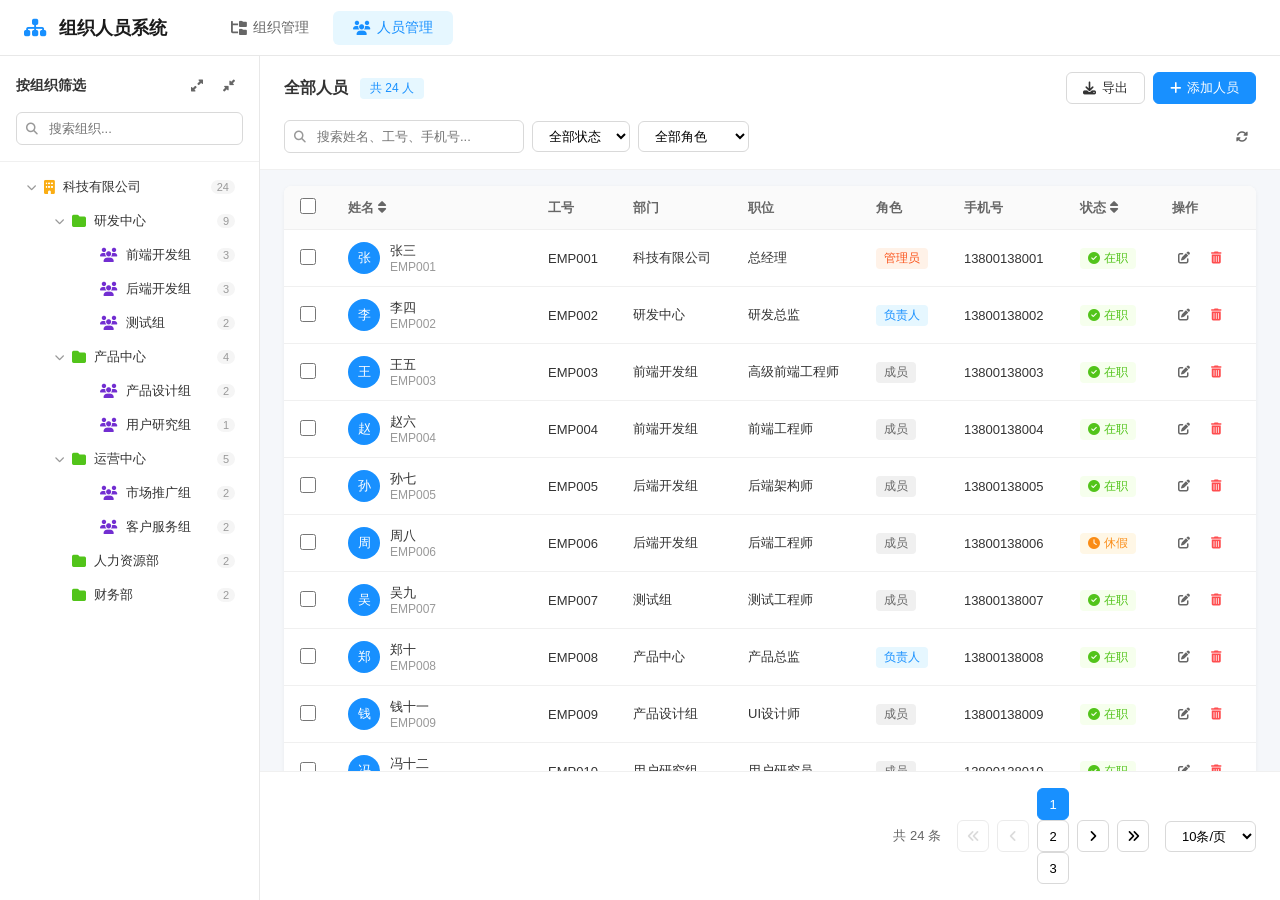
<file: personnel-management.html>
<!DOCTYPE html>
<html lang="zh-CN">
<head>
    <meta charset="UTF-8">
    <meta name="viewport" content="width=device-width, initial-scale=1.0">
    <title>人员管理</title>
    <link rel="stylesheet" href="https://cdnjs.cloudflare.com/ajax/libs/font-awesome/6.4.0/css/all.min.css">
    <style>
        * { margin: 0; padding: 0; box-sizing: border-box; }
        body {
            font-family: -apple-system, BlinkMacSystemFont, 'Segoe UI', 'PingFang SC', 'Hiragino Sans GB', 'Microsoft YaHei', sans-serif;
            background: #f5f7fa; color: #333; height: 100vh; overflow: hidden;
        }

        /* 顶部导航 */
        .header {
            height: 56px; background: #fff; border-bottom: 1px solid #e8e8e8;
            display: flex; align-items: center; padding: 0 24px; justify-content: space-between;
            box-shadow: 0 1px 4px rgba(0,0,0,0.05);
        }
        .header-left { display: flex; align-items: center; gap: 12px; }
        .header-left h1 { font-size: 18px; font-weight: 600; color: #1a1a1a; }
        .nav-tabs { display: flex; gap: 4px; margin-left: 32px; }
        .nav-tab {
            padding: 8px 20px; border-radius: 6px; font-size: 14px; cursor: pointer;
            border: none; background: transparent; color: #666; transition: all 0.2s;
            text-decoration: none; display: flex; align-items: center; gap: 6px;
        }
        .nav-tab:hover { background: #f5f7fa; color: #1890ff; }
        .nav-tab.active { background: #e6f7ff; color: #1890ff; font-weight: 500; }

        /* 主体 */
        .main-container { display: flex; height: calc(100vh - 56px); }

        /* 左侧组织树（筛选用） */
        .sidebar {
            width: 260px; background: #fff; border-right: 1px solid #e8e8e8;
            display: flex; flex-direction: column; flex-shrink: 0;
        }
        .sidebar-header { padding: 16px; border-bottom: 1px solid #f0f0f0; }
        .sidebar-title { display: flex; align-items: center; justify-content: space-between; margin-bottom: 12px; }
        .sidebar-title h3 { font-size: 14px; font-weight: 600; color: #333; }
        .sidebar-actions { display: flex; gap: 4px; }
        .icon-btn {
            width: 28px; height: 28px; border: none; background: transparent; border-radius: 4px;
            cursor: pointer; display: flex; align-items: center; justify-content: center;
            color: #666; transition: all 0.2s; font-size: 12px;
        }
        .icon-btn:hover { background: #f0f0f0; color: #1890ff; }
        .search-box { position: relative; }
        .search-box input {
            width: 100%; padding: 8px 12px 8px 32px; border: 1px solid #d9d9d9;
            border-radius: 6px; font-size: 13px; outline: none; transition: all 0.2s;
        }
        .search-box input:focus { border-color: #1890ff; box-shadow: 0 0 0 2px rgba(24,144,255,0.1); }
        .search-box i { position: absolute; left: 10px; top: 50%; transform: translateY(-50%); color: #999; font-size: 12px; }
        .tree-container { flex: 1; overflow-y: auto; padding: 8px 0; }
        .tree-container::-webkit-scrollbar { width: 6px; }
        .tree-container::-webkit-scrollbar-thumb { background: #d9d9d9; border-radius: 3px; }

        /* 树节点 */
        .tree-node { user-select: none; }
        .tree-node-content {
            display: flex; align-items: center; padding: 8px 16px; cursor: pointer;
            transition: all 0.2s; position: relative; border-radius: 6px; margin: 0 8px;
        }
        .tree-node-content:hover { background: #f5f7fa; }
        .tree-node-content.active { background: #e6f7ff; color: #1890ff; }
        .tree-node-content.active .node-icon { color: #1890ff; }
        .tree-toggle {
            width: 16px; height: 16px; display: flex; align-items: center; justify-content: center;
            margin-right: 4px; cursor: pointer; color: #999; font-size: 10px;
            transition: transform 0.2s; flex-shrink: 0;
        }
        .tree-toggle.expanded { transform: rotate(90deg); }
        .tree-toggle.leaf { visibility: hidden; }
        .node-icon { margin-right: 8px; color: #faad14; font-size: 14px; flex-shrink: 0; }
        .node-icon.department { color: #52c41a; }
        .node-icon.team { color: #722ed1; }
        .node-text { font-size: 13px; flex: 1; overflow: hidden; text-overflow: ellipsis; white-space: nowrap; }
        .node-count {
            font-size: 11px; color: #999; background: #f5f5f5; padding: 1px 6px;
            border-radius: 10px; margin-left: 4px; flex-shrink: 0;
        }
        .tree-children { padding-left: 12px; animation: fadeIn 0.2s ease; }
        @keyframes fadeIn { from { opacity: 0; transform: translateY(-4px); } to { opacity: 1; transform: translateY(0); } }

        /* 右侧内容 */
        .content { flex: 1; display: flex; flex-direction: column; overflow: hidden; }
        .content-header {
            background: #fff; padding: 16px 24px; border-bottom: 1px solid #f0f0f0;
        }
        .content-header-top {
            display: flex; justify-content: space-between; align-items: center; margin-bottom: 16px;
        }
        .content-title { display: flex; align-items: center; gap: 12px; }
        .content-title h2 { font-size: 16px; font-weight: 600; }
        .content-title .tag {
            font-size: 12px; padding: 2px 10px; border-radius: 4px; background: #e6f7ff; color: #1890ff;
        }
        .content-actions { display: flex; gap: 8px; }
        .btn {
            padding: 6px 16px; border-radius: 6px; font-size: 13px; cursor: pointer;
            border: 1px solid #d9d9d9; background: #fff; color: #333;
            display: flex; align-items: center; gap: 6px; transition: all 0.2s;
        }
        .btn:hover { border-color: #1890ff; color: #1890ff; }
        .btn-primary { background: #1890ff; border-color: #1890ff; color: #fff; }
        .btn-primary:hover { background: #40a9ff; border-color: #40a9ff; color: #fff; }
        .btn-danger { background: #ff4d4f; border-color: #ff4d4f; color: #fff; }
        .btn-danger:hover { background: #ff7875; border-color: #ff7875; color: #fff; }

        .toolbar { display: flex; justify-content: space-between; align-items: center; }
        .toolbar-left { display: flex; gap: 8px; align-items: center; }
        .toolbar-right { display: flex; gap: 8px; align-items: center; }
        .filter-group { display: flex; gap: 8px; }
        .filter-select {
            padding: 6px 12px; border: 1px solid #d9d9d9; border-radius: 6px;
            font-size: 13px; outline: none; background: #fff; cursor: pointer;
        }
        .filter-select:focus { border-color: #1890ff; }

        /* 批量操作栏 */
        .batch-bar {
            display: none; align-items: center; gap: 12px; padding: 8px 16px;
            background: #e6f7ff; border-radius: 6px; margin-bottom: 12px; font-size: 13px;
        }
        .batch-bar.show { display: flex; }
        .batch-bar span { color: #1890ff; font-weight: 500; }

        /* 表格 */
        .table-container { flex: 1; overflow: auto; padding: 0 24px; }
        table {
            width: 100%; border-collapse: collapse; background: #fff; margin-top: 16px;
            border-radius: 8px; overflow: hidden; box-shadow: 0 1px 4px rgba(0,0,0,0.05);
        }
        thead { background: #fafafa; position: sticky; top: 0; z-index: 10; }
        th {
            padding: 12px 16px; text-align: left; font-size: 13px; font-weight: 600;
            color: #666; border-bottom: 1px solid #f0f0f0; white-space: nowrap;
        }
        th .sortable { display: flex; align-items: center; gap: 4px; cursor: pointer; user-select: none; }
        th .sortable:hover { color: #1890ff; }
        td { padding: 12px 16px; font-size: 13px; border-bottom: 1px solid #f0f0f0; vertical-align: middle; }
        tbody tr:hover { background: #fafafa; }
        tbody tr.selected { background: #e6f7ff; }
        .checkbox { width: 16px; height: 16px; cursor: pointer; }
        .avatar {
            width: 32px; height: 32px; border-radius: 50%; background: #1890ff; color: #fff;
            display: flex; align-items: center; justify-content: center; font-size: 13px; font-weight: 500; flex-shrink: 0;
        }
        .user-info { display: flex; align-items: center; gap: 10px; }
        .user-name { font-weight: 500; }
        .user-id { font-size: 12px; color: #999; }
        .status-tag {
            display: inline-flex; align-items: center; gap: 4px;
            padding: 2px 8px; border-radius: 4px; font-size: 12px;
        }
        .status-active { background: #f6ffed; color: #52c41a; }
        .status-inactive { background: #fff2f0; color: #ff4d4f; }
        .status-leave { background: #fff7e6; color: #fa8c16; }
        .role-tag {
            display: inline-flex; align-items: center; padding: 2px 8px;
            border-radius: 4px; font-size: 12px; background: #f0f0f0; color: #666;
        }
        .role-admin { background: #fff2e8; color: #fa541c; }
        .role-manager { background: #e6f7ff; color: #1890ff; }
        .table-actions { display: flex; gap: 8px; }
        .table-actions .icon-btn { width: 24px; height: 24px; }

        /* 分页 */
        .pagination {
            display: flex; justify-content: flex-end; align-items: center;
            padding: 16px 24px; gap: 8px; background: #fff; border-top: 1px solid #f0f0f0;
        }
        .pagination-info { font-size: 13px; color: #666; margin-right: 8px; }
        .page-btn {
            min-width: 32px; height: 32px; padding: 0 8px; border: 1px solid #d9d9d9;
            background: #fff; border-radius: 6px; cursor: pointer; font-size: 13px;
            display: flex; align-items: center; justify-content: center; transition: all 0.2s;
        }
        .page-btn:hover:not(:disabled) { border-color: #1890ff; color: #1890ff; }
        .page-btn.active { background: #1890ff; border-color: #1890ff; color: #fff; }
        .page-btn:disabled { opacity: 0.5; cursor: not-allowed; }
        .page-size {
            padding: 6px 12px; border: 1px solid #d9d9d9; border-radius: 6px;
            font-size: 13px; outline: none; background: #fff; cursor: pointer; margin-left: 8px;
        }

        /* 空状态 */
        .empty-state {
            display: flex; flex-direction: column; align-items: center; justify-content: center;
            padding: 80px 24px; color: #999;
        }
        .empty-state i { font-size: 48px; margin-bottom: 16px; color: #d9d9d9; }
        .empty-state p { font-size: 14px; }

        /* 模态框 */
        .modal-overlay {
            position: fixed; top: 0; left: 0; right: 0; bottom: 0;
            background: rgba(0,0,0,0.45); display: flex; align-items: center; justify-content: center;
            z-index: 2000; opacity: 0; visibility: hidden; transition: all 0.3s;
        }
        .modal-overlay.show { opacity: 1; visibility: visible; }
        .modal {
            background: #fff; border-radius: 12px; width: 560px; max-width: 90vw;
            max-height: 90vh; overflow: hidden; display: flex; flex-direction: column;
            transform: scale(0.95); transition: transform 0.3s;
        }
        .modal-overlay.show .modal { transform: scale(1); }
        .modal-header {
            padding: 20px 24px; border-bottom: 1px solid #f0f0f0;
            display: flex; justify-content: space-between; align-items: center;
        }
        .modal-header h3 { font-size: 16px; font-weight: 600; }
        .modal-close {
            width: 32px; height: 32px; border: none; background: transparent; border-radius: 6px;
            cursor: pointer; display: flex; align-items: center; justify-content: center;
            color: #999; transition: all 0.2s;
        }
        .modal-close:hover { background: #f5f5f5; color: #333; }
        .modal-body { padding: 20px 24px; overflow-y: auto; flex: 1; }
        .form-group { margin-bottom: 16px; }
        .form-group:last-child { margin-bottom: 0; }
        .form-label { display: block; font-size: 13px; font-weight: 500; color: #333; margin-bottom: 6px; }
        .form-label .required { color: #ff4d4f; margin-left: 2px; }
        .form-input, .form-select, .form-textarea {
            width: 100%; padding: 8px 12px; border: 1px solid #d9d9d9; border-radius: 6px;
            font-size: 13px; outline: none; transition: all 0.2s; font-family: inherit;
        }
        .form-input:focus, .form-select:focus, .form-textarea:focus {
            border-color: #1890ff; box-shadow: 0 0 0 2px rgba(24,144,255,0.1);
        }
        .form-textarea { resize: vertical; min-height: 80px; }
        .form-row { display: grid; grid-template-columns: 1fr 1fr; gap: 16px; }
        .modal-footer { padding: 16px 24px; border-top: 1px solid #f0f0f0; display: flex; justify-content: flex-end; gap: 8px; }

        /* 组织选择器 */
        .org-selector { position: relative; }
        .org-selector-trigger {
            width: 100%; padding: 8px 12px; border: 1px solid #d9d9d9; border-radius: 6px;
            font-size: 13px; cursor: pointer; display: flex; justify-content: space-between;
            align-items: center; background: #fff;
        }
        .org-selector-trigger:hover { border-color: #1890ff; }
        .org-selector-dropdown {
            position: absolute; top: 100%; left: 0; right: 0; margin-top: 4px;
            background: #fff; border: 1px solid #e8e8e8; border-radius: 8px;
            box-shadow: 0 4px 12px rgba(0,0,0,0.15); max-height: 280px; overflow-y: auto;
            z-index: 100; display: none;
        }
        .org-selector-dropdown.show { display: block; }
        .org-selector-item {
            padding: 8px 12px; cursor: pointer; font-size: 13px;
            display: flex; align-items: center; gap: 8px;
        }
        .org-selector-item:hover { background: #f5f7fa; }
        .org-selector-item.selected { background: #e6f7ff; color: #1890ff; }
    </style>
</head>
<body>
    <header class="header">
        <div class="header-left">
            <i class="fas fa-sitemap" style="color: #1890ff; font-size: 20px;"></i>
            <h1>组织人员系统</h1>
            <div class="nav-tabs">
                <a href="org-management.html" class="nav-tab">
                    <i class="fas fa-folder-tree"></i> 组织管理
                </a>
                <a href="personnel-management.html" class="nav-tab active">
                    <i class="fas fa-users"></i> 人员管理
                </a>
            </div>
        </div>
    </header>

    <div class="main-container">
        <!-- 左侧组织树（筛选用） -->
        <aside class="sidebar">
            <div class="sidebar-header">
                <div class="sidebar-title">
                    <h3>按组织筛选</h3>
                    <div class="sidebar-actions">
                        <button class="icon-btn" title="展开全部" onclick="expandAll()">
                            <i class="fas fa-expand-alt"></i>
                        </button>
                        <button class="icon-btn" title="折叠全部" onclick="collapseAll()">
                            <i class="fas fa-compress-alt"></i>
                        </button>
                    </div>
                </div>
                <div class="search-box">
                    <i class="fas fa-search"></i>
                    <input type="text" placeholder="搜索组织..." id="orgSearch" oninput="searchOrg(this.value)">
                </div>
            </div>
            <div class="tree-container" id="treeContainer"></div>
        </aside>

        <!-- 右侧人员列表 -->
        <main class="content">
            <div class="content-header">
                <div class="content-header-top">
                    <div class="content-title">
                        <h2 id="currentOrgName">全部人员</h2>
                        <span class="tag" id="currentOrgTag">共 24 人</span>
                    </div>
                    <div class="content-actions">
                        <button class="btn" onclick="exportData()">
                            <i class="fas fa-download"></i> 导出
                        </button>
                        <button class="btn btn-primary" onclick="showPersonModal()">
                            <i class="fas fa-plus"></i> 添加人员
                        </button>
                    </div>
                </div>

                <div class="batch-bar" id="batchBar">
                    <span>已选择 <b id="batchCount">0</b> 项</span>
                    <button class="btn" onclick="batchMove()">
                        <i class="fas fa-arrows-alt"></i> 批量调动
                    </button>
                    <button class="btn btn-danger" onclick="batchDelete()">
                        <i class="fas fa-trash-alt"></i> 批量删除
                    </button>
                    <button class="btn" onclick="clearSelection()">
                        <i class="fas fa-times"></i> 取消
                    </button>
                </div>

                <div class="toolbar">
                    <div class="toolbar-left">
                        <div class="search-box" style="width: 240px;">
                            <i class="fas fa-search"></i>
                            <input type="text" placeholder="搜索姓名、工号、手机号..." id="personSearch" oninput="searchPerson(this.value)">
                        </div>
                        <div class="filter-group">
                            <select class="filter-select" id="statusFilter" onchange="filterPersons()">
                                <option value="">全部状态</option>
                                <option value="active">在职</option>
                                <option value="inactive">离职</option>
                                <option value="leave">休假</option>
                            </select>
                            <select class="filter-select" id="roleFilter" onchange="filterPersons()">
                                <option value="">全部角色</option>
                                <option value="admin">管理员</option>
                                <option value="manager">部门负责人</option>
                                <option value="member">普通成员</option>
                            </select>
                        </div>
                    </div>
                    <div class="toolbar-right">
                        <button class="icon-btn" title="刷新" onclick="refreshData()">
                            <i class="fas fa-sync-alt"></i>
                        </button>
                    </div>
                </div>
            </div>

            <div class="table-container">
                <table>
                    <thead>
                        <tr>
                            <th style="width: 40px;">
                                <input type="checkbox" class="checkbox" id="selectAll" onchange="toggleSelectAll()">
                            </th>
                            <th style="width: 200px;">
                                <div class="sortable" onclick="sortBy('name')">
                                    姓名 <i class="fas fa-sort" id="sort-name"></i>
                                </div>
                            </th>
                            <th>工号</th>
                            <th>部门</th>
                            <th>职位</th>
                            <th>角色</th>
                            <th>手机号</th>
                            <th>
                                <div class="sortable" onclick="sortBy('status')">
                                    状态 <i class="fas fa-sort" id="sort-status"></i>
                                </div>
                            </th>
                            <th style="width: 100px;">操作</th>
                        </tr>
                    </thead>
                    <tbody id="personTableBody"></tbody>
                </table>
                <div class="empty-state" id="emptyState" style="display: none;">
                    <i class="fas fa-users"></i>
                    <p>暂无人员数据</p>
                </div>
            </div>

            <div class="pagination">
                <span class="pagination-info">共 <span id="totalCount">0</span> 条</span>
                <button class="page-btn" onclick="goPage(1)" id="firstPage">
                    <i class="fas fa-angle-double-left"></i>
                </button>
                <button class="page-btn" onclick="prevPage()" id="prevPage">
                    <i class="fas fa-angle-left"></i>
                </button>
                <div id="pageNumbers"></div>
                <button class="page-btn" onclick="nextPage()" id="nextPage">
                    <i class="fas fa-angle-right"></i>
                </button>
                <button class="page-btn" onclick="goPage(totalPages)" id="lastPage">
                    <i class="fas fa-angle-double-right"></i>
                </button>
                <select class="page-size" id="pageSize" onchange="changePageSize()">
                    <option value="10">10条/页</option>
                    <option value="20">20条/页</option>
                    <option value="50">50条/页</option>
                </select>
            </div>
        </main>
    </div>

    <!-- 人员模态框 -->
    <div class="modal-overlay" id="personModal">
        <div class="modal">
            <div class="modal-header">
                <h3 id="personModalTitle">添加人员</h3>
                <button class="modal-close" onclick="closeModal('personModal')"><i class="fas fa-times"></i></button>
            </div>
            <div class="modal-body">
                <form id="personForm">
                    <input type="hidden" id="personId">
                    <div class="form-row">
                        <div class="form-group">
                            <label class="form-label">姓名 <span class="required">*</span></label>
                            <input type="text" class="form-input" id="personName" placeholder="请输入姓名" required>
                        </div>
                        <div class="form-group">
                            <label class="form-label">工号 <span class="required">*</span></label>
                            <input type="text" class="form-input" id="personCode" placeholder="请输入工号" required>
                        </div>
                    </div>
                    <div class="form-row">
                        <div class="form-group">
                            <label class="form-label">手机号 <span class="required">*</span></label>
                            <input type="tel" class="form-input" id="personPhone" placeholder="请输入手机号" required>
                        </div>
                        <div class="form-group">
                            <label class="form-label">邮箱</label>
                            <input type="email" class="form-input" id="personEmail" placeholder="请输入邮箱">
                        </div>
                    </div>
                    <div class="form-row">
                        <div class="form-group">
                            <label class="form-label">所属组织 <span class="required">*</span></label>
                            <div class="org-selector">
                                <div class="org-selector-trigger" onclick="toggleOrgDropdown(event)">
                                    <span id="selectedOrgText">请选择所属组织</span>
                                    <i class="fas fa-chevron-down"></i>
                                </div>
                                <div class="org-selector-dropdown" id="orgDropdown"></div>
                            </div>
                            <input type="hidden" id="personOrgId">
                        </div>
                        <div class="form-group">
                            <label class="form-label">职位</label>
                            <input type="text" class="form-input" id="personPosition" placeholder="请输入职位">
                        </div>
                    </div>
                    <div class="form-row">
                        <div class="form-group">
                            <label class="form-label">角色</label>
                            <select class="form-select" id="personRole">
                                <option value="member">普通成员</option>
                                <option value="manager">部门负责人</option>
                                <option value="admin">管理员</option>
                            </select>
                        </div>
                        <div class="form-group">
                            <label class="form-label">状态</label>
                            <select class="form-select" id="personStatus">
                                <option value="active">在职</option>
                                <option value="leave">休假</option>
                                <option value="inactive">离职</option>
                            </select>
                        </div>
                    </div>
                    <div class="form-group">
                        <label class="form-label">备注</label>
                        <textarea class="form-textarea" id="personRemark" placeholder="请输入备注信息"></textarea>
                    </div>
                </form>
            </div>
            <div class="modal-footer">
                <button class="btn" onclick="closeModal('personModal')">取消</button>
                <button class="btn btn-primary" onclick="savePerson()">保存</button>
            </div>
        </div>
    </div>

    <!-- 批量调动模态框 -->
    <div class="modal-overlay" id="moveModal">
        <div class="modal" style="width: 480px;">
            <div class="modal-header">
                <h3>批量调动</h3>
                <button class="modal-close" onclick="closeModal('moveModal')"><i class="fas fa-times"></i></button>
            </div>
            <div class="modal-body">
                <p style="margin-bottom: 16px; font-size: 13px; color: #666;">
                    已选择 <b id="moveCount">0</b> 人，请选择目标组织：
                </p>
                <div class="form-group">
                    <label class="form-label">目标组织 <span class="required">*</span></label>
                    <div class="org-selector">
                        <div class="org-selector-trigger" onclick="toggleMoveOrgDropdown(event)">
                            <span id="selectedMoveOrgText">请选择目标组织</span>
                            <i class="fas fa-chevron-down"></i>
                        </div>
                        <div class="org-selector-dropdown" id="moveOrgDropdown"></div>
                    </div>
                    <input type="hidden" id="moveOrgId">
                </div>
            </div>
            <div class="modal-footer">
                <button class="btn" onclick="closeModal('moveModal')">取消</button>
                <button class="btn btn-primary" onclick="confirmMove()">确认调动</button>
            </div>
        </div>
    </div>

    <script>
        // ==================== 数据 ====================
        let orgData = [
            {
                id: '1', name: '科技有限公司', type: 'company', parentId: null, sort: 1, remark: '总部', createdAt: '2023-01-15',
                children: [
                    {
                        id: '11', name: '研发中心', type: 'department', parentId: '1', sort: 1, remark: '负责产品研发', createdAt: '2023-01-20',
                        children: [
                            { id: '111', name: '前端开发组', type: 'team', parentId: '11', sort: 1, remark: 'Web/App前端', createdAt: '2023-02-01', children: [] },
                            { id: '112', name: '后端开发组', type: 'team', parentId: '11', sort: 2, remark: '服务端开发', createdAt: '2023-02-01', children: [] },
                            { id: '113', name: '测试组', type: 'team', parentId: '11', sort: 3, remark: '质量保障', createdAt: '2023-02-01', children: [] }
                        ]
                    },
                    {
                        id: '12', name: '产品中心', type: 'department', parentId: '1', sort: 2, remark: '产品规划与设计', createdAt: '2023-01-20',
                        children: [
                            { id: '121', name: '产品设计组', type: 'team', parentId: '12', sort: 1, remark: 'UI/UX设计', createdAt: '2023-02-10', children: [] },
                            { id: '122', name: '用户研究组', type: 'team', parentId: '12', sort: 2, remark: '用户调研', createdAt: '2023-02-10', children: [] }
                        ]
                    },
                    {
                        id: '13', name: '运营中心', type: 'department', parentId: '1', sort: 3, remark: '市场运营', createdAt: '2023-01-20',
                        children: [
                            { id: '131', name: '市场推广组', type: 'team', parentId: '13', sort: 1, remark: '品牌推广', createdAt: '2023-02-15', children: [] },
                            { id: '132', name: '客户服务组', type: 'team', parentId: '13', sort: 2, remark: '客户支持', createdAt: '2023-02-15', children: [] }
                        ]
                    },
                    { id: '14', name: '人力资源部', type: 'department', parentId: '1', sort: 4, remark: '人事管理', createdAt: '2023-01-25', children: [] },
                    { id: '15', name: '财务部', type: 'department', parentId: '1', sort: 5, remark: '财务管理', createdAt: '2023-01-25', children: [] }
                ]
            }
        ];

        let personData = [
            { id: 'p1', name: '张三', code: 'EMP001', orgId: '1', position: '总经理', role: 'admin', phone: '13800138001', email: 'zhangsan@company.com', status: 'active', remark: '' },
            { id: 'p2', name: '李四', code: 'EMP002', orgId: '11', position: '研发总监', role: 'manager', phone: '13800138002', email: 'lisi@company.com', status: 'active', remark: '' },
            { id: 'p3', name: '王五', code: 'EMP003', orgId: '111', position: '高级前端工程师', role: 'member', phone: '13800138003', email: 'wangwu@company.com', status: 'active', remark: '' },
            { id: 'p4', name: '赵六', code: 'EMP004', orgId: '111', position: '前端工程师', role: 'member', phone: '13800138004', email: 'zhaoliu@company.com', status: 'active', remark: '' },
            { id: 'p5', name: '孙七', code: 'EMP005', orgId: '112', position: '后端架构师', role: 'member', phone: '13800138005', email: 'sunqi@company.com', status: 'active', remark: '' },
            { id: 'p6', name: '周八', code: 'EMP006', orgId: '112', position: '后端工程师', role: 'member', phone: '13800138006', email: 'zhouba@company.com', status: 'leave', remark: '年假' },
            { id: 'p7', name: '吴九', code: 'EMP007', orgId: '113', position: '测试工程师', role: 'member', phone: '13800138007', email: 'wujiu@company.com', status: 'active', remark: '' },
            { id: 'p8', name: '郑十', code: 'EMP008', orgId: '12', position: '产品总监', role: 'manager', phone: '13800138008', email: 'zhengshi@company.com', status: 'active', remark: '' },
            { id: 'p9', name: '钱十一', code: 'EMP009', orgId: '121', position: 'UI设计师', role: 'member', phone: '13800138009', email: 'qian11@company.com', status: 'active', remark: '' },
            { id: 'p10', name: '冯十二', code: 'EMP010', orgId: '122', position: '用户研究员', role: 'member', phone: '13800138010', email: 'feng12@company.com', status: 'active', remark: '' },
            { id: 'p11', name: '陈十三', code: 'EMP011', orgId: '13', position: '运营总监', role: 'manager', phone: '13800138011', email: 'chen13@company.com', status: 'active', remark: '' },
            { id: 'p12', name: '褚十四', code: 'EMP012', orgId: '131', position: '市场专员', role: 'member', phone: '13800138012', email: 'chu14@company.com', status: 'inactive', remark: '已离职' },
            { id: 'p13', name: '卫十五', code: 'EMP013', orgId: '132', position: '客服主管', role: 'member', phone: '13800138013', email: 'wei15@company.com', status: 'active', remark: '' },
            { id: 'p14', name: '蒋十六', code: 'EMP014', orgId: '14', position: 'HR经理', role: 'manager', phone: '13800138014', email: 'jiang16@company.com', status: 'active', remark: '' },
            { id: 'p15', name: '沈十七', code: 'EMP015', orgId: '14', position: '招聘专员', role: 'member', phone: '13800138015', email: 'shen17@company.com', status: 'active', remark: '' },
            { id: 'p16', name: '韩十八', code: 'EMP016', orgId: '15', position: '财务经理', role: 'manager', phone: '13800138016', email: 'han18@company.com', status: 'active', remark: '' },
            { id: 'p17', name: '杨十九', code: 'EMP017', orgId: '15', position: '会计', role: 'member', phone: '13800138017', email: 'yang19@company.com', status: 'active', remark: '' },
            { id: 'p18', name: '朱二十', code: 'EMP018', orgId: '111', position: '前端实习生', role: 'member', phone: '13800138018', email: 'zhu20@company.com', status: 'active', remark: '' },
            { id: 'p19', name: '秦二十一', code: 'EMP019', orgId: '112', position: '后端工程师', role: 'member', phone: '13800138019', email: 'qin21@company.com', status: 'active', remark: '' },
            { id: 'p20', name: '尤二十二', code: 'EMP020', orgId: '113', position: '自动化测试', role: 'member', phone: '13800138020', email: 'you22@company.com', status: 'leave', remark: '病假' },
            { id: 'p21', name: '许二十三', code: 'EMP021', orgId: '121', position: '交互设计师', role: 'member', phone: '13800138021', email: 'xu23@company.com', status: 'active', remark: '' },
            { id: 'p22', name: '何二十四', code: 'EMP022', orgId: '131', position: '市场经理', role: 'member', phone: '13800138022', email: 'he24@company.com', status: 'active', remark: '' },
            { id: 'p23', name: '吕二十五', code: 'EMP023', orgId: '132', position: '客服专员', role: 'member', phone: '13800138023', email: 'lv25@company.com', status: 'active', remark: '' },
            { id: 'p24', name: '施二十六', code: 'EMP024', orgId: '1', position: '行政助理', role: 'member', phone: '13800138024', email: 'shi26@company.com', status: 'active', remark: '' }
        ];

        // ==================== 状态 ====================
        let currentOrgId = null;
        let expandedNodes = new Set(['1', '11', '12', '13']);
        let selectedPersons = new Set();
        let currentPage = 1;
        let pageSize = 10;
        let totalPages = 1;
        let sortField = null;
        let sortOrder = 'asc';

        // ==================== 初始化 ====================
        document.addEventListener('DOMContentLoaded', function() {
            renderTree();
            renderPersons();
            document.addEventListener('click', function() {
                document.getElementById('orgDropdown').classList.remove('show');
                document.getElementById('moveOrgDropdown').classList.remove('show');
            });
        });

        // ==================== 组织树（只读筛选） ====================
        function renderTree() {
            const container = document.getElementById('treeContainer');
            container.innerHTML = '';
            orgData.forEach(org => {
                container.appendChild(createTreeNode(org, 0));
            });
        }

        function createTreeNode(org, level) {
            const hasChildren = org.children && org.children.length > 0;
            const isExpanded = expandedNodes.has(org.id);
            const isActive = currentOrgId === org.id;
            const count = getOrgPersonCount(org.id);

            const node = document.createElement('div');
            node.className = 'tree-node';
            node.dataset.id = org.id;

            const content = document.createElement('div');
            content.className = 'tree-node-content' + (isActive ? ' active' : '');
            content.style.paddingLeft = (16 + level * 16) + 'px';
            content.onclick = () => selectOrg(org.id);

            const toggle = document.createElement('span');
            toggle.className = 'tree-toggle' + (hasChildren ? '' : ' leaf') + (isExpanded ? ' expanded' : '');
            toggle.innerHTML = '<i class="fas fa-chevron-right"></i>';
            if (hasChildren) {
                toggle.onclick = (e) => { e.stopPropagation(); toggleNode(org.id); };
            }

            const iconClass = org.type === 'company' ? '' : (org.type === 'department' ? ' department' : ' team');
            const icon = org.type === 'company' ? 'fa-building' : (org.type === 'department' ? 'fa-folder' : 'fa-users');

            content.innerHTML = `
                ${toggle.outerHTML}
                <i class="fas ${icon} node-icon${iconClass}"></i>
                <span class="node-text">${org.name}</span>
                <span class="node-count">${count}</span>
            `;

            const toggleEl = content.querySelector('.tree-toggle');
            if (hasChildren) {
                toggleEl.onclick = (e) => { e.stopPropagation(); toggleNode(org.id); };
            }

            node.appendChild(content);

            if (hasChildren && isExpanded) {
                const children = document.createElement('div');
                children.className = 'tree-children';
                org.children.forEach(child => {
                    children.appendChild(createTreeNode(child, level + 1));
                });
                node.appendChild(children);
            }

            return node;
        }

        function toggleNode(orgId) {
            if (expandedNodes.has(orgId)) expandedNodes.delete(orgId);
            else expandedNodes.add(orgId);
            renderTree();
        }

        function expandAll() {
            function addAll(node) { expandedNodes.add(node.id); if (node.children) node.children.forEach(addAll); }
            orgData.forEach(addAll);
            renderTree();
        }

        function collapseAll() {
            expandedNodes.clear();
            renderTree();
        }

        function selectOrg(orgId) {
            currentOrgId = orgId;
            currentPage = 1;
            selectedPersons.clear();
            updateBatchBar();
            renderTree();
            renderPersons();
            updateTitle();
        }

        function updateTitle() {
            if (!currentOrgId) {
                document.getElementById('currentOrgName').textContent = '全部人员';
                document.getElementById('currentOrgTag').textContent = `共 ${personData.length} 人`;
                return;
            }
            const org = findOrg(currentOrgId);
            if (org) {
                document.getElementById('currentOrgName').textContent = org.name;
                const count = getOrgPersonCount(org.id);
                document.getElementById('currentOrgTag').textContent = `共 ${count} 人`;
            }
        }

        // ==================== 工具函数 ====================
        function findOrg(id, nodes) {
            nodes = nodes || orgData;
            for (const node of nodes) {
                if (node.id === id) return node;
                if (node.children) { const found = findOrg(id, node.children); if (found) return found; }
            }
            return null;
        }

        function getOrgPersonCount(orgId) {
            const org = findOrg(orgId);
            if (!org) return 0;
            let count = personData.filter(p => p.orgId === orgId).length;
            if (org.children) org.children.forEach(child => { count += getOrgPersonCount(child.id); });
            return count;
        }

        function getAllOrgIds(org) {
            let ids = [org.id];
            if (org.children) org.children.forEach(child => { ids = ids.concat(getAllOrgIds(child)); });
            return ids;
        }

        // ==================== 人员表格 ====================
        function renderPersons() {
            let persons = [...personData];

            if (currentOrgId) {
                const org = findOrg(currentOrgId);
                if (org) {
                    const allIds = getAllOrgIds(org);
                    persons = persons.filter(p => allIds.includes(p.orgId));
                }
            }

            const searchText = document.getElementById('personSearch').value.trim().toLowerCase();
            if (searchText) {
                persons = persons.filter(p =>
                    p.name.toLowerCase().includes(searchText) ||
                    p.code.toLowerCase().includes(searchText) ||
                    p.phone.includes(searchText)
                );
            }

            const statusFilter = document.getElementById('statusFilter').value;
            if (statusFilter) persons = persons.filter(p => p.status === statusFilter);

            const roleFilter = document.getElementById('roleFilter').value;
            if (roleFilter) persons = persons.filter(p => p.role === roleFilter);

            if (sortField) {
                persons.sort((a, b) => {
                    let va = a[sortField], vb = b[sortField];
                    return sortOrder === 'asc' ? (va > vb ? 1 : -1) : (va < vb ? 1 : -1);
                });
            }

            const total = persons.length;
            totalPages = Math.ceil(total / pageSize) || 1;
            if (currentPage > totalPages) currentPage = totalPages;
            const start = (currentPage - 1) * pageSize;
            const pagePersons = persons.slice(start, start + pageSize);

            document.getElementById('totalCount').textContent = total;

            const tbody = document.getElementById('personTableBody');
            const emptyState = document.getElementById('emptyState');

            if (pagePersons.length === 0) {
                tbody.innerHTML = '';
                emptyState.style.display = 'flex';
            } else {
                emptyState.style.display = 'none';
                tbody.innerHTML = pagePersons.map(person => {
                    const org = findOrg(person.orgId);
                    const orgName = org ? org.name : '-';
                    const statusMap = {
                        active: { text: '在职', class: 'status-active', icon: 'fa-check-circle' },
                        inactive: { text: '离职', class: 'status-inactive', icon: 'fa-times-circle' },
                        leave: { text: '休假', class: 'status-leave', icon: 'fa-clock' }
                    };
                    const status = statusMap[person.status];
                    const roleMap = {
                        admin: { text: '管理员', class: 'role-admin' },
                        manager: { text: '负责人', class: 'role-manager' },
                        member: { text: '成员', class: '' }
                    };
                    const role = roleMap[person.role];
                    const isSelected = selectedPersons.has(person.id);

                    return `
                        <tr class="${isSelected ? 'selected' : ''}" data-id="${person.id}">
                            <td><input type="checkbox" class="checkbox" ${isSelected ? 'checked' : ''} onchange="toggleSelect('${person.id}')"></td>
                            <td>
                                <div class="user-info">
                                    <div class="avatar">${person.name.charAt(0)}</div>
                                    <div>
                                        <div class="user-name">${person.name}</div>
                                        <div class="user-id">${person.code}</div>
                                    </div>
                                </div>
                            </td>
                            <td>${person.code}</td>
                            <td>${orgName}</td>
                            <td>${person.position || '-'}</td>
                            <td><span class="role-tag ${role.class}">${role.text}</span></td>
                            <td>${person.phone}</td>
                            <td><span class="status-tag ${status.class}"><i class="fas ${status.icon}"></i> ${status.text}</span></td>
                            <td>
                                <div class="table-actions">
                                    <button class="icon-btn" title="编辑" onclick="editPerson('${person.id}')"><i class="fas fa-edit"></i></button>
                                    <button class="icon-btn" title="删除" onclick="deletePerson('${person.id}')"><i class="fas fa-trash-alt" style="color: #ff4d4f;"></i></button>
                                </div>
                            </td>
                        </tr>
                    `;
                }).join('');
            }

            renderPagination();
            updateSelectAllState();
        }

        function renderPagination() {
            const container = document.getElementById('pageNumbers');
            let html = '';
            const maxVisible = 5;
            let startPage = Math.max(1, currentPage - Math.floor(maxVisible / 2));
            let endPage = Math.min(totalPages, startPage + maxVisible - 1);
            if (endPage - startPage < maxVisible - 1) startPage = Math.max(1, endPage - maxVisible + 1);

            for (let i = startPage; i <= endPage; i++) {
                html += `<button class="page-btn ${i === currentPage ? 'active' : ''}" onclick="goPage(${i})">${i}</button>`;
            }
            container.innerHTML = html;

            document.getElementById('firstPage').disabled = currentPage === 1;
            document.getElementById('prevPage').disabled = currentPage === 1;
            document.getElementById('nextPage').disabled = currentPage === totalPages;
            document.getElementById('lastPage').disabled = currentPage === totalPages;
        }

        function goPage(page) { currentPage = page; renderPersons(); }
        function prevPage() { if (currentPage > 1) { currentPage--; renderPersons(); } }
        function nextPage() { if (currentPage < totalPages) { currentPage++; renderPersons(); } }
        function changePageSize() { pageSize = parseInt(document.getElementById('pageSize').value); currentPage = 1; renderPersons(); }

        function sortBy(field) {
            if (sortField === field) sortOrder = sortOrder === 'asc' ? 'desc' : 'asc';
            else { sortField = field; sortOrder = 'asc'; }
            document.querySelectorAll('th .sortable i').forEach(icon => { icon.className = 'fas fa-sort'; });
            const activeIcon = document.getElementById(`sort-${field}`);
            if (activeIcon) activeIcon.className = `fas fa-sort-${sortOrder === 'asc' ? 'up' : 'down'}`;
            renderPersons();
        }

        function filterPersons() { currentPage = 1; renderPersons(); }
        function searchPerson(value) { currentPage = 1; renderPersons(); }

        function searchOrg(value) {
            if (!value.trim()) { renderTree(); return; }
            const searchLower = value.toLowerCase();
            const matchedIds = new Set();
            function searchNodes(nodes) {
                nodes.forEach(node => {
                    if (node.name.toLowerCase().includes(searchLower)) {
                        matchedIds.add(node.id);
                        let parent = findOrg(node.parentId);
                        while (parent) { expandedNodes.add(parent.id); parent = findOrg(parent.parentId); }
                    }
                    if (node.children) searchNodes(node.children);
                });
            }
            searchNodes(orgData);
            renderTree();
            document.querySelectorAll('.tree-node-content').forEach(el => {
                const nodeId = el.closest('.tree-node').dataset.id;
                el.style.background = matchedIds.has(nodeId) ? '#fff7e6' : '';
            });
        }

        // ==================== 选择功能 ====================
        function toggleSelect(personId) {
            if (selectedPersons.has(personId)) selectedPersons.delete(personId);
            else selectedPersons.add(personId);
            updateBatchBar();
            renderPersons();
        }

        function toggleSelectAll() {
            const checkbox = document.getElementById('selectAll');
            const visiblePersons = getVisiblePersons();
            if (checkbox.checked) visiblePersons.forEach(p => selectedPersons.add(p.id));
            else visiblePersons.forEach(p => selectedPersons.delete(p.id));
            updateBatchBar();
            renderPersons();
        }

        function updateSelectAllState() {
            const visiblePersons = getVisiblePersons();
            const allSelected = visiblePersons.length > 0 && visiblePersons.every(p => selectedPersons.has(p.id));
            document.getElementById('selectAll').checked = allSelected;
        }

        function getVisiblePersons() {
            let persons = [...personData];
            if (currentOrgId) {
                const org = findOrg(currentOrgId);
                if (org) { const allIds = getAllOrgIds(org); persons = persons.filter(p => allIds.includes(p.orgId)); }
            }
            const searchText = document.getElementById('personSearch').value.trim().toLowerCase();
            if (searchText) persons = persons.filter(p => p.name.toLowerCase().includes(searchText) || p.code.toLowerCase().includes(searchText) || p.phone.includes(searchText));
            const statusFilter = document.getElementById('statusFilter').value;
            if (statusFilter) persons = persons.filter(p => p.status === statusFilter);
            const roleFilter = document.getElementById('roleFilter').value;
            if (roleFilter) persons = persons.filter(p => p.role === roleFilter);
            const start = (currentPage - 1) * pageSize;
            return persons.slice(start, start + pageSize);
        }

        function updateBatchBar() {
            const bar = document.getElementById('batchBar');
            const count = selectedPersons.size;
            document.getElementById('batchCount').textContent = count;
            if (count > 0) bar.classList.add('show');
            else bar.classList.remove('show');
        }

        function clearSelection() { selectedPersons.clear(); updateBatchBar(); renderPersons(); }

        // ==================== 人员CRUD ====================
        function showPersonModal(personId) {
            editingPersonId = personId;
            const modal = document.getElementById('personModal');
            const title = document.getElementById('personModalTitle');
            const form = document.getElementById('personForm');

            if (personId) {
                const person = personData.find(p => p.id === personId);
                if (!person) return;
                title.textContent = '编辑人员';
                document.getElementById('personId').value = person.id;
                document.getElementById('personName').value = person.name;
                document.getElementById('personCode').value = person.code;
                document.getElementById('personPhone').value = person.phone;
                document.getElementById('personEmail').value = person.email || '';
                document.getElementById('personPosition').value = person.position || '';
                document.getElementById('personRole').value = person.role;
                document.getElementById('personStatus').value = person.status;
                document.getElementById('personRemark').value = person.remark || '';
                document.getElementById('personOrgId').value = person.orgId;
                const org = findOrg(person.orgId);
                document.getElementById('selectedOrgText').textContent = org ? org.name : '请选择所属组织';
            } else {
                title.textContent = '添加人员';
                form.reset();
                document.getElementById('personId').value = '';
                editingPersonId = null;
                if (currentOrgId) {
                    const org = findOrg(currentOrgId);
                    document.getElementById('personOrgId').value = currentOrgId;
                    document.getElementById('selectedOrgText').textContent = org ? org.name : '请选择所属组织';
                } else {
                    document.getElementById('personOrgId').value = '';
                    document.getElementById('selectedOrgText').textContent = '请选择所属组织';
                }
            }

            renderOrgDropdown();
            modal.classList.add('show');
        }

        function editPerson(personId) { showPersonModal(personId); }

        function deletePerson(personId) {
            const person = personData.find(p => p.id === personId);
            if (!person) return;
            if (confirm(`确定要删除人员「${person.name}」吗？此操作不可恢复。`)) {
                personData = personData.filter(p => p.id !== personId);
                selectedPersons.delete(personId);
                updateBatchBar();
                renderPersons();
                renderTree();
            }
        }

        function savePerson() {
            const name = document.getElementById('personName').value.trim();
            const code = document.getElementById('personCode').value.trim();
            const phone = document.getElementById('personPhone').value.trim();
            const orgId = document.getElementById('personOrgId').value;

            if (!name || !code || !phone || !orgId) { alert('请填写必填项'); return; }

            const person = {
                id: editingPersonId || 'p' + Date.now(),
                name, code, phone,
                email: document.getElementById('personEmail').value.trim(),
                orgId,
                position: document.getElementById('personPosition').value.trim(),
                role: document.getElementById('personRole').value,
                status: document.getElementById('personStatus').value,
                remark: document.getElementById('personRemark').value.trim()
            };

            if (editingPersonId) {
                const index = personData.findIndex(p => p.id === editingPersonId);
                if (index !== -1) personData[index] = person;
            } else {
                personData.push(person);
            }

            closeModal('personModal');
            renderPersons();
            renderTree();
        }

        // ==================== 批量操作 ====================
        function batchMove() {
            if (selectedPersons.size === 0) return;
            document.getElementById('moveCount').textContent = selectedPersons.size;
            document.getElementById('moveOrgId').value = '';
            document.getElementById('selectedMoveOrgText').textContent = '请选择目标组织';
            renderMoveOrgDropdown();
            document.getElementById('moveModal').classList.add('show');
        }

        function confirmMove() {
            const targetOrgId = document.getElementById('moveOrgId').value;
            if (!targetOrgId) { alert('请选择目标组织'); return; }
            selectedPersons.forEach(personId => {
                const person = personData.find(p => p.id === personId);
                if (person) person.orgId = targetOrgId;
            });
            closeModal('moveModal');
            selectedPersons.clear();
            updateBatchBar();
            renderPersons();
            renderTree();
        }

        function batchDelete() {
            if (selectedPersons.size === 0) return;
            if (confirm(`确定要删除选中的 ${selectedPersons.size} 名人员吗？此操作不可恢复。`)) {
                personData = personData.filter(p => !selectedPersons.has(p.id));
                selectedPersons.clear();
                updateBatchBar();
                renderPersons();
                renderTree();
            }
        }

        // ==================== 组织选择器 ====================
        function renderOrgDropdown() {
            const dropdown = document.getElementById('orgDropdown');
            dropdown.innerHTML = '';
            function renderOptions(nodes, level) {
                level = level || 0;
                nodes.forEach(node => {
                    const item = document.createElement('div');
                    item.className = 'org-selector-item';
                    item.style.paddingLeft = (12 + level * 16) + 'px';
                    item.innerHTML = `<i class="fas fa-folder" style="color: #faad14;"></i> ${node.name}`;
                    item.onclick = (e) => { e.stopPropagation(); document.getElementById('personOrgId').value = node.id; document.getElementById('selectedOrgText').textContent = node.name; dropdown.classList.remove('show'); };
                    dropdown.appendChild(item);
                    if (node.children) renderOptions(node.children, level + 1);
                });
            }
            renderOptions(orgData);
        }

        function renderMoveOrgDropdown() {
            const dropdown = document.getElementById('moveOrgDropdown');
            dropdown.innerHTML = '';
            function renderOptions(nodes, level) {
                level = level || 0;
                nodes.forEach(node => {
                    const item = document.createElement('div');
                    item.className = 'org-selector-item';
                    item.style.paddingLeft = (12 + level * 16) + 'px';
                    item.innerHTML = `<i class="fas fa-folder" style="color: #faad14;"></i> ${node.name}`;
                    item.onclick = (e) => { e.stopPropagation(); document.getElementById('moveOrgId').value = node.id; document.getElementById('selectedMoveOrgText').textContent = node.name; dropdown.classList.remove('show'); };
                    dropdown.appendChild(item);
                    if (node.children) renderOptions(node.children, level + 1);
                });
            }
            renderOptions(orgData);
        }

        function toggleOrgDropdown(e) { e.stopPropagation(); document.getElementById('orgDropdown').classList.toggle('show'); }
        function toggleMoveOrgDropdown(e) { e.stopPropagation(); document.getElementById('moveOrgDropdown').classList.toggle('show'); }

        // ==================== 模态框 ====================
        function closeModal(modalId) { document.getElementById(modalId).classList.remove('show'); }
        document.querySelectorAll('.modal-overlay').forEach(overlay => {
            overlay.addEventListener('click', function(e) { if (e.target === this) this.classList.remove('show'); });
        });

        // ==================== 其他功能 ====================
        function refreshData() { renderPersons(); renderTree(); }

        function exportData() {
            let persons = [...personData];
            if (currentOrgId) {
                const org = findOrg(currentOrgId);
                if (org) { const allIds = getAllOrgIds(org); persons = persons.filter(p => allIds.includes(p.orgId)); }
            }
            const headers = ['姓名', '工号', '部门', '职位', '角色', '手机号', '邮箱', '状态', '备注'];
            const rows = persons.map(p => {
                const org = findOrg(p.orgId);
                const roleMap = { admin: '管理员', manager: '负责人', member: '成员' };
                const statusMap = { active: '在职', inactive: '离职', leave: '休假' };
                return [p.name, p.code, org ? org.name : '-', p.position || '-', roleMap[p.role], p.phone, p.email || '-', statusMap[p.status], p.remark || ''];
            });
            let csv = '\uFEFF' + headers.join(',') + '\n';
            rows.forEach(row => { csv += row.map(cell => `"${cell}"`).join(',') + '\n'; });
            const blob = new Blob([csv], { type: 'text/csv;charset=utf-8;' });
            const link = document.createElement('a');
            link.href = URL.createObjectURL(blob);
            link.download = `人员数据_${new Date().toLocaleDateString()}.csv`;
            link.click();
        }
    </script>
</body>
</html>
</file>
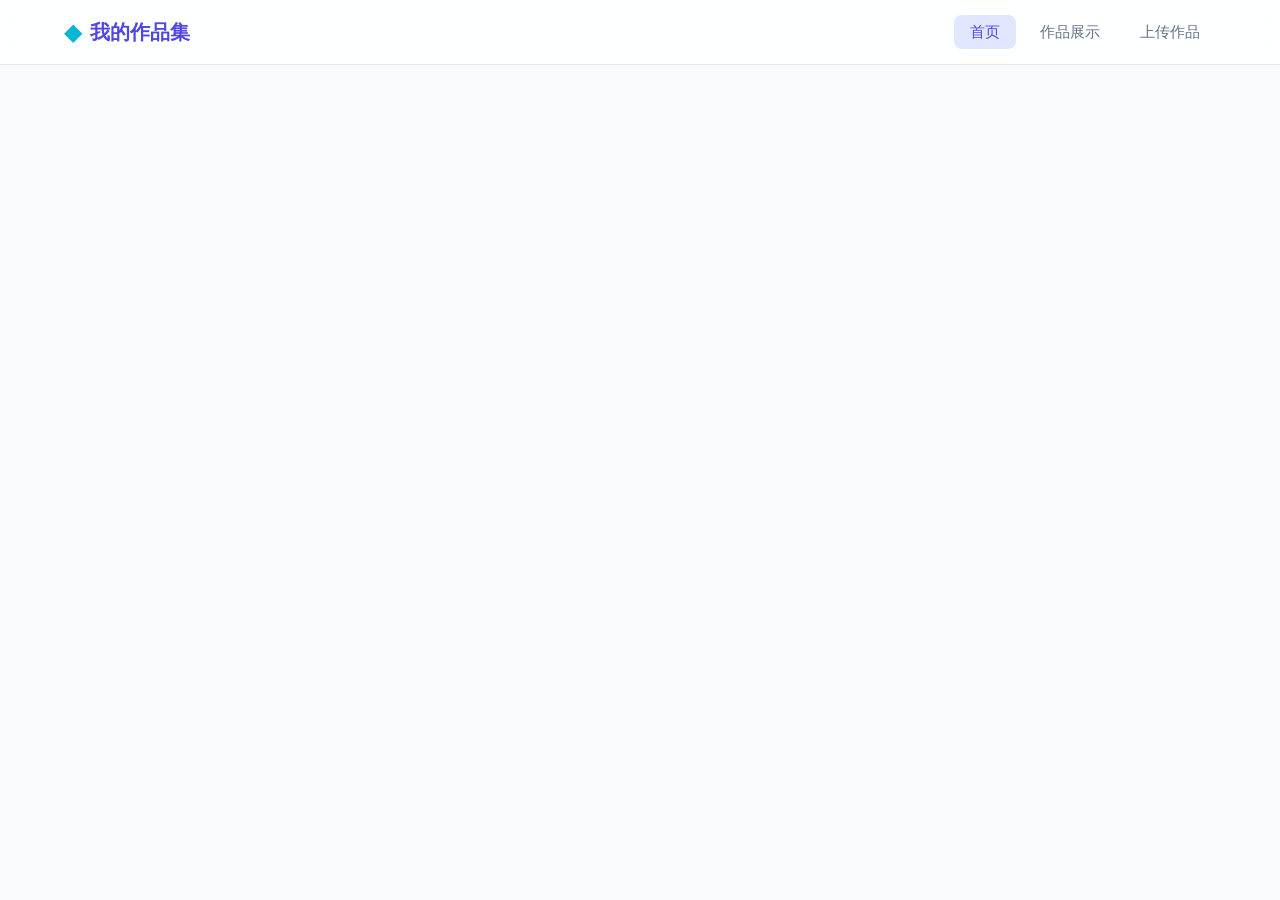
<file: portfolio.html>
<!DOCTYPE html>
<html lang="zh-CN">
<head>
    <meta charset="UTF-8">
    <meta name="viewport" content="width=device-width, initial-scale=1.0">
    <title>我的个人作品集</title>
    <style>/* ===== 基础重置与变量 ===== */
* {
    margin: 0;
    padding: 0;
    box-sizing: border-box;
}

:root {
    --primary: #4f46e5;
    --primary-dark: #4338ca;
    --primary-light: #e0e7ff;
    --secondary: #0f172a;
    --accent: #06b6d4;
    --bg: #f8fafc;
    --bg-card: #ffffff;
    --text: #1e293b;
    --text-light: #64748b;
    --border: #e2e8f0;
    --shadow: 0 4px 6px -1px rgba(0,0,0,0.1), 0 2px 4px -2px rgba(0,0,0,0.1);
    --shadow-lg: 0 10px 15px -3px rgba(0,0,0,0.1), 0 4px 6px -4px rgba(0,0,0,0.1);
    --radius: 12px;
    --radius-sm: 8px;
    --transition: all 0.3s ease;
}

html {
    scroll-behavior: smooth;
}

body {
    font-family: 'Segoe UI', system-ui, -apple-system, sans-serif;
    background-color: var(--bg);
    color: var(--text);
    line-height: 1.6;
    min-height: 100vh;
}

a {
    text-decoration: none;
    color: inherit;
}

img {
    max-width: 100%;
    display: block;
}

/* ===== 导航栏 ===== */
.navbar {
    position: fixed;
    top: 0;
    left: 0;
    right: 0;
    background: rgba(255,255,255,0.85);
    backdrop-filter: blur(12px);
    -webkit-backdrop-filter: blur(12px);
    border-bottom: 1px solid var(--border);
    z-index: 1000;
    transition: var(--transition);
}

.nav-container {
    max-width: 1200px;
    margin: 0 auto;
    padding: 0 24px;
    display: flex;
    justify-content: space-between;
    align-items: center;
    height: 64px;
}

.nav-logo {
    display: flex;
    align-items: center;
    gap: 8px;
    font-size: 1.25rem;
    font-weight: 700;
    color: var(--primary);
    transition: var(--transition);
}

.logo-icon {
    font-size: 1.5rem;
    color: var(--accent);
}

.nav-logo:hover {
    color: var(--primary-dark);
}

.nav-menu {
    display: flex;
    list-style: none;
    gap: 8px;
}

.nav-link {
    padding: 8px 16px;
    border-radius: var(--radius-sm);
    font-size: 0.95rem;
    font-weight: 500;
    color: var(--text-light);
    transition: var(--transition);
    position: relative;
}

.nav-link:hover,
.nav-link.active {
    color: var(--primary);
    background: var(--primary-light);
}

.hamburger {
    display: none;
    cursor: pointer;
}

.bar {
    display: block;
    width: 24px;
    height: 2px;
    margin: 5px 0;
    background: var(--text);
    border-radius: 2px;
    transition: var(--transition);
}

/* ===== 主内容区 ===== */
#app {
    padding-top: 64px;
    min-height: 100vh;
}

.page-section {
    max-width: 1200px;
    margin: 0 auto;
    padding: 40px 24px;
    animation: fadeIn 0.5s ease;
}

@keyframes fadeIn {
    from { opacity: 0; transform: translateY(20px); }
    to { opacity: 1; transform: translateY(0); }
}

/* ===== 首页 Hero ===== */
.hero {
    display: flex;
    align-items: center;
    justify-content: center;
    min-height: calc(100vh - 64px);
    padding: 60px 24px;
    text-align: center;
    background: linear-gradient(135deg, var(--primary-light) 0%, var(--bg) 100%);
}

.hero-content {
    max-width: 640px;
}

.hero-avatar {
    width: 120px;
    height: 120px;
    border-radius: 50%;
    background: linear-gradient(135deg, var(--primary), var(--accent));
    display: flex;
    align-items: center;
    justify-content: center;
    font-size: 3rem;
    color: white;
    margin: 0 auto 24px;
    box-shadow: var(--shadow-lg);
}

.hero-title {
    font-size: 2.5rem;
    font-weight: 800;
    margin-bottom: 12px;
    background: linear-gradient(135deg, var(--primary), var(--accent));
    -webkit-background-clip: text;
    -webkit-text-fill-color: transparent;
    background-clip: text;
}

.hero-subtitle {
    font-size: 1.15rem;
    color: var(--text-light);
    margin-bottom: 32px;
    line-height: 1.7;
}

.hero-stats {
    display: flex;
    justify-content: center;
    gap: 40px;
    margin-bottom: 32px;
}

.stat-item {
    text-align: center;
}

.stat-number {
    font-size: 2rem;
    font-weight: 700;
    color: var(--primary);
}

.stat-label {
    font-size: 0.875rem;
    color: var(--text-light);
}

.btn {
    display: inline-flex;
    align-items: center;
    gap: 8px;
    padding: 12px 28px;
    border-radius: var(--radius);
    font-size: 1rem;
    font-weight: 600;
    border: none;
    cursor: pointer;
    transition: var(--transition);
}

.btn-primary {
    background: var(--primary);
    color: white;
    box-shadow: var(--shadow);
}

.btn-primary:hover {
    background: var(--primary-dark);
    transform: translateY(-2px);
    box-shadow: var(--shadow-lg);
}

.btn-secondary {
    background: white;
    color: var(--primary);
    border: 2px solid var(--primary);
    margin-left: 12px;
}

.btn-secondary:hover {
    background: var(--primary-light);
}

.btn-danger {
    background: #ef4444;
    color: white;
}

.btn-danger:hover {
    background: #dc2626;
}

.btn-sm {
    padding: 6px 14px;
    font-size: 0.875rem;
}

/* ===== 作品展示页 ===== */
.page-header {
    display: flex;
    justify-content: space-between;
    align-items: center;
    margin-bottom: 32px;
    flex-wrap: wrap;
    gap: 16px;
}

.page-title {
    font-size: 1.75rem;
    font-weight: 700;
}

.filter-bar {
    display: flex;
    gap: 8px;
    flex-wrap: wrap;
}

.filter-btn {
    padding: 6px 16px;
    border-radius: 20px;
    border: 1px solid var(--border);
    background: white;
    color: var(--text-light);
    font-size: 0.875rem;
    cursor: pointer;
    transition: var(--transition);
}

.filter-btn:hover,
.filter-btn.active {
    background: var(--primary);
    color: white;
    border-color: var(--primary);
}

/* 作品网格 */
.works-grid {
    display: grid;
    grid-template-columns: repeat(auto-fill, minmax(300px, 1fr));
    gap: 24px;
}

.work-card {
    background: var(--bg-card);
    border-radius: var(--radius);
    overflow: hidden;
    box-shadow: var(--shadow);
    transition: var(--transition);
    cursor: pointer;
    position: relative;
}

.work-card:hover {
    transform: translateY(-4px);
    box-shadow: var(--shadow-lg);
}

.work-card-image {
    width: 100%;
    height: 220px;
    object-fit: cover;
    transition: var(--transition);
}

.work-card:hover .work-card-image {
    transform: scale(1.05);
}

.work-card-body {
    padding: 20px;
}

.work-card-title {
    font-size: 1.1rem;
    font-weight: 600;
    margin-bottom: 8px;
    overflow: hidden;
    text-overflow: ellipsis;
    white-space: nowrap;
}

.work-card-desc {
    font-size: 0.875rem;
    color: var(--text-light);
    overflow: hidden;
    text-overflow: ellipsis;
    display: -webkit-box;
    -webkit-line-clamp: 2;
    -webkit-box-orient: vertical;
    margin-bottom: 12px;
    line-height: 1.5;
}

.work-card-meta {
    display: flex;
    justify-content: space-between;
    align-items: center;
    font-size: 0.8rem;
    color: var(--text-light);
}

.work-card-tag {
    display: inline-block;
    padding: 2px 10px;
    border-radius: 12px;
    background: var(--primary-light);
    color: var(--primary);
    font-size: 0.75rem;
    font-weight: 500;
}

.work-card-actions {
    display: flex;
    gap: 8px;
    position: absolute;
    top: 12px;
    right: 12px;
    opacity: 0;
    transition: var(--transition);
}

.work-card:hover .work-card-actions {
    opacity: 1;
}

.action-btn {
    width: 32px;
    height: 32px;
    border-radius: 50%;
    border: none;
    background: rgba(255,255,255,0.9);
    color: var(--text);
    cursor: pointer;
    display: flex;
    align-items: center;
    justify-content: center;
    font-size: 0.875rem;
    transition: var(--transition);
    backdrop-filter: blur(4px);
}

.action-btn:hover {
    background: var(--primary);
    color: white;
}

/* 空状态 */
.empty-state {
    text-align: center;
    padding: 80px 20px;
    color: var(--text-light);
}

.empty-state-icon {
    font-size: 4rem;
    margin-bottom: 16px;
    opacity: 0.5;
}

.empty-state-title {
    font-size: 1.25rem;
    font-weight: 600;
    color: var(--text);
    margin-bottom: 8px;
}

/* ===== 上传页 ===== */
.upload-container {
    max-width: 640px;
    margin: 0 auto;
}

.upload-form {
    background: var(--bg-card);
    padding: 32px;
    border-radius: var(--radius);
    box-shadow: var(--shadow);
}

.form-group {
    margin-bottom: 24px;
}

.form-label {
    display: block;
    font-size: 0.875rem;
    font-weight: 600;
    margin-bottom: 8px;
    color: var(--text);
}

.form-label span {
    color: #ef4444;
    margin-left: 2px;
}

.form-input,
.form-textarea,
.form-select {
    width: 100%;
    padding: 12px 16px;
    border: 1px solid var(--border);
    border-radius: var(--radius-sm);
    font-size: 1rem;
    font-family: inherit;
    transition: var(--transition);
    background: var(--bg);
}

.form-input:focus,
.form-textarea:focus,
.form-select:focus {
    outline: none;
    border-color: var(--primary);
    box-shadow: 0 0 0 3px var(--primary-light);
}

.form-textarea {
    resize: vertical;
    min-height: 120px;
}

/* 图片上传区 */
.upload-dropzone {
    border: 2px dashed var(--border);
    border-radius: var(--radius);
    padding: 40px 20px;
    text-align: center;
    cursor: pointer;
    transition: var(--transition);
    background: var(--bg);
}

.upload-dropzone:hover,
.upload-dropzone.dragover {
    border-color: var(--primary);
    background: var(--primary-light);
}

.upload-dropzone-icon {
    font-size: 3rem;
    margin-bottom: 12px;
    color: var(--text-light);
}

.upload-dropzone-text {
    color: var(--text-light);
    font-size: 0.95rem;
}

.upload-dropzone-text span {
    color: var(--primary);
    font-weight: 600;
}

.upload-preview {
    margin-top: 16px;
    border-radius: var(--radius-sm);
    overflow: hidden;
    max-height: 300px;
    display: none;
    position: relative;
}

.upload-preview img {
    width: 100%;
    object-fit: cover;
}

.upload-preview.active {
    display: block;
}

.upload-preview-remove {
    position: absolute;
    top: 8px;
    right: 8px;
    width: 28px;
    height: 28px;
    border-radius: 50%;
    border: none;
    background: rgba(239,68,68,0.9);
    color: white;
    cursor: pointer;
    font-size: 1rem;
    display: flex;
    align-items: center;
    justify-content: center;
}

/* ===== 弹窗 Modal ===== */
.modal {
    display: none;
    position: fixed;
    top: 0;
    left: 0;
    right: 0;
    bottom: 0;
    background: rgba(0,0,0,0.6);
    z-index: 2000;
    align-items: center;
    justify-content: center;
    padding: 20px;
    backdrop-filter: blur(4px);
}

.modal.active {
    display: flex;
}

.modal-content {
    background: var(--bg-card);
    border-radius: var(--radius);
    max-width: 800px;
    width: 100%;
    max-height: 90vh;
    overflow-y: auto;
    position: relative;
    animation: modalIn 0.3s ease;
}

@keyframes modalIn {
    from { opacity: 0; transform: scale(0.95); }
    to { opacity: 1; transform: scale(1); }
}

.modal-close {
    position: absolute;
    top: 16px;
    right: 20px;
    font-size: 1.75rem;
    cursor: pointer;
    color: var(--text-light);
    z-index: 10;
    width: 36px;
    height: 36px;
    display: flex;
    align-items: center;
    justify-content: center;
    border-radius: 50%;
    transition: var(--transition);
}

.modal-close:hover {
    background: var(--bg);
    color: var(--text);
}

.modal-body {
    padding: 0;
}

.modal-image {
    width: 100%;
    max-height: 400px;
    object-fit: cover;
    border-radius: var(--radius) var(--radius) 0 0;
}

.modal-info {
    padding: 28px;
}

.modal-title {
    font-size: 1.5rem;
    font-weight: 700;
    margin-bottom: 8px;
}

.modal-meta {
    display: flex;
    gap: 16px;
    margin-bottom: 16px;
    font-size: 0.875rem;
    color: var(--text-light);
    flex-wrap: wrap;
}

.modal-desc {
    font-size: 1rem;
    line-height: 1.7;
    color: var(--text);
}

/* ===== Toast ===== */
.toast {
    position: fixed;
    bottom: 24px;
    left: 50%;
    transform: translateX(-50%) translateY(100px);
    background: var(--secondary);
    color: white;
    padding: 12px 24px;
    border-radius: var(--radius);
    font-size: 0.95rem;
    z-index: 3000;
    opacity: 0;
    transition: var(--transition);
    box-shadow: var(--shadow-lg);
}

.toast.active {
    transform: translateX(-50%) translateY(0);
    opacity: 1;
}

.toast.success { background: #10b981; }
.toast.error { background: #ef4444; }

/* ===== 页脚 ===== */
.footer {
    text-align: center;
    padding: 24px;
    color: var(--text-light);
    font-size: 0.875rem;
    border-top: 1px solid var(--border);
    margin-top: 40px;
}

/* ===== 响应式设计 ===== */
@media (max-width: 768px) {
    .nav-menu {
        position: fixed;
        top: 64px;
        left: -100%;
        flex-direction: column;
        background: rgba(255,255,255,0.95);
        backdrop-filter: blur(12px);
        width: 100%;
        text-align: center;
        padding: 20px;
        gap: 8px;
        border-bottom: 1px solid var(--border);
        transition: var(--transition);
    }

    .nav-menu.active {
        left: 0;
    }

    .hamburger {
        display: block;
    }

    .hamburger.active .bar:nth-child(1) {
        transform: rotate(-45deg) translate(-5px, 5px);
    }

    .hamburger.active .bar:nth-child(2) {
        opacity: 0;
    }

    .hamburger.active .bar:nth-child(3) {
        transform: rotate(45deg) translate(-5px, -5px);
    }

    .hero-title {
        font-size: 1.75rem;
    }

    .hero-stats {
        gap: 24px;
    }

    .works-grid {
        grid-template-columns: 1fr;
    }

    .page-header {
        flex-direction: column;
        align-items: flex-start;
    }

    .upload-form {
        padding: 20px;
    }

    .btn-secondary {
        margin-left: 0;
        margin-top: 8px;
    }

    .hero-buttons {
        display: flex;
        flex-direction: column;
        gap: 8px;
    }

    .hero-buttons .btn-secondary {
        margin: 0;
    }
}

/* ===== 动画 ===== */
@keyframes slideUp {
    from { opacity: 0; transform: translateY(30px); }
    to { opacity: 1; transform: translateY(0); }
}

.work-card {
    animation: slideUp 0.5s ease backwards;
}

.work-card:nth-child(1) { animation-delay: 0.05s; }
.work-card:nth-child(2) { animation-delay: 0.1s; }
.work-card:nth-child(3) { animation-delay: 0.15s; }
.work-card:nth-child(4) { animation-delay: 0.2s; }
.work-card:nth-child(5) { animation-delay: 0.25s; }
.work-card:nth-child(6) { animation-delay: 0.3s; }

/* ===== 炫酷首页动画 ===== */

/* 粒子画布背景 */
#particle-canvas {
    position: absolute;
    top: 0;
    left: 0;
    width: 100%;
    height: 100%;
    z-index: 0;
    pointer-events: none;
}

/* 炫酷 Hero 区域 */
.hero-fancy {
    position: relative;
    display: flex;
    align-items: center;
    justify-content: center;
    min-height: calc(100vh - 64px);
    padding: 60px 24px;
    text-align: center;
    background: #0a0a1a;
    overflow: hidden;
}

.hero-fancy::before {
    content: '';
    position: absolute;
    top: 50%;
    left: 50%;
    width: 600px;
    height: 600px;
    background: radial-gradient(circle, rgba(79,70,229,0.15) 0%, rgba(6,182,212,0.08) 40%, transparent 70%);
    transform: translate(-50%, -50%);
    border-radius: 50%;
    animation: pulseGlow 4s ease-in-out infinite;
    z-index: 1;
    pointer-events: none;
}

@keyframes pulseGlow {
    0%, 100% { transform: translate(-50%, -50%) scale(1); opacity: 0.6; }
    50% { transform: translate(-50%, -50%) scale(1.2); opacity: 0.9; }
}

.hero-fancy-content {
    position: relative;
    z-index: 2;
    max-width: 720px;
}

/* 3D 浮动 Logo */
.hero-logo {
    width: 140px;
    height: 140px;
    border-radius: 50%;
    background: linear-gradient(135deg, #4f46e5, #06b6d4, #a855f7);
    background-size: 200% 200%;
    display: flex;
    align-items: center;
    justify-content: center;
    font-size: 3.5rem;
    color: white;
    margin: 0 auto 32px;
    box-shadow: 0 0 40px rgba(79,70,229,0.4), 0 0 80px rgba(6,182,212,0.2);
    animation: floatLogo 3s ease-in-out infinite, gradientShift 3s ease infinite;
    transform-style: preserve-3d;
    perspective: 1000px;
}

@keyframes floatLogo {
    0%, 100% { transform: translateY(0) rotateX(0deg); }
    50% { transform: translateY(-12px) rotateX(5deg); }
}

@keyframes gradientShift {
    0% { background-position: 0% 50%; }
    50% { background-position: 100% 50%; }
    100% { background-position: 0% 50%; }
}

/* 发光文字 */
.hero-fancy-title {
    font-size: 3.5rem;
    font-weight: 900;
    margin-bottom: 20px;
    background: linear-gradient(90deg, #4f46e5, #06b6d4, #a855f7, #4f46e5);
    background-size: 300% 100%;
    -webkit-background-clip: text;
    -webkit-text-fill-color: transparent;
    background-clip: text;
    animation: shimmerText 3s linear infinite, slideDown 0.8s ease-out both;
    letter-spacing: -1px;
    line-height: 1.1;
}

@keyframes shimmerText {
    0% { background-position: 0% 50%; }
    100% { background-position: 300% 50%; }
}

@keyframes slideDown {
    from { opacity: 0; transform: translateY(-40px); }
    to { opacity: 1; transform: translateY(0); }
}

/* 副标题 */
.hero-fancy-subtitle {
    font-size: 1.2rem;
    color: #94a3b8;
    margin-bottom: 40px;
    line-height: 1.8;
    animation: fadeInUp 0.8s ease-out 0.2s both;
    max-width: 560px;
    margin-left: auto;
    margin-right: auto;
}

@keyframes fadeInUp {
    from { opacity: 0; transform: translateY(20px); }
    to { opacity: 1; transform: translateY(0); }
}

/* 统计数字卡片 */
.hero-fancy-stats {
    display: flex;
    justify-content: center;
    gap: 32px;
    margin-bottom: 48px;
    animation: fadeInUp 0.8s ease-out 0.4s both;
}

.stat-card {
    background: rgba(255,255,255,0.03);
    border: 1px solid rgba(255,255,255,0.08);
    border-radius: 16px;
    padding: 24px 32px;
    backdrop-filter: blur(10px);
    -webkit-backdrop-filter: blur(10px);
    transition: all 0.3s ease;
    position: relative;
    overflow: hidden;
}

.stat-card::before {
    content: '';
    position: absolute;
    top: 0;
    left: -100%;
    width: 100%;
    height: 100%;
    background: linear-gradient(90deg, transparent, rgba(255,255,255,0.05), transparent);
    transition: left 0.5s ease;
}

.stat-card:hover::before {
    left: 100%;
}

.stat-card:hover {
    transform: translateY(-4px);
    border-color: rgba(79,70,229,0.3);
    box-shadow: 0 8px 32px rgba(79,70,229,0.15);
}

.stat-card-number {
    font-size: 2.5rem;
    font-weight: 800;
    background: linear-gradient(135deg, #4f46e5, #06b6d4);
    -webkit-background-clip: text;
    -webkit-text-fill-color: transparent;
    background-clip: text;
    animation: countPulse 2s ease-in-out infinite;
}

@keyframes countPulse {
    0%, 100% { transform: scale(1); }
    50% { transform: scale(1.05); }
}

.stat-card-label {
    font-size: 0.875rem;
    color: #64748b;
    margin-top: 4px;
}

/* 炫酷按钮 */
.btn-fancy {
    position: relative;
    display: inline-flex;
    align-items: center;
    gap: 10px;
    padding: 14px 32px;
    border-radius: 50px;
    font-size: 1rem;
    font-weight: 600;
    border: none;
    cursor: pointer;
    overflow: hidden;
    transition: all 0.3s ease;
    animation: fadeInUp 0.8s ease-out 0.6s both;
    z-index: 1;
}

.btn-fancy-primary {
    background: linear-gradient(135deg, #4f46e5, #06b6d4);
    color: white;
    box-shadow: 0 0 20px rgba(79,70,229,0.3);
}

.btn-fancy-primary::before {
    content: '';
    position: absolute;
    top: 0;
    left: -100%;
    width: 100%;
    height: 100%;
    background: linear-gradient(90deg, transparent, rgba(255,255,255,0.2), transparent);
    transition: left 0.5s ease;
    z-index: -1;
}

.btn-fancy-primary:hover::before {
    left: 100%;
}

.btn-fancy-primary:hover {
    transform: translateY(-3px);
    box-shadow: 0 0 40px rgba(79,70,229,0.5), 0 8px 24px rgba(79,70,229,0.2);
}

.btn-fancy-secondary {
    background: transparent;
    color: #e2e8f0;
    border: 2px solid rgba(255,255,255,0.15);
    margin-left: 16px;
    backdrop-filter: blur(10px);
}

.btn-fancy-secondary:hover {
    border-color: rgba(79,70,229,0.5);
    background: rgba(79,70,229,0.1);
    transform: translateY(-3px);
    box-shadow: 0 0 30px rgba(79,70,229,0.15);
}

/* 鼠标跟随光晕 */
#cursor-glow {
    position: fixed;
    width: 300px;
    height: 300px;
    border-radius: 50%;
    background: radial-gradient(circle, rgba(79,70,229,0.12) 0%, rgba(6,182,212,0.05) 40%, transparent 70%);
    pointer-events: none;
    z-index: 9999;
    transform: translate(-50%, -50%);
    transition: opacity 0.3s ease;
    opacity: 0;
}

/* 滚动提示 */
.scroll-hint {
    position: absolute;
    bottom: 24px;
    left: 50%;
    transform: translateX(-50%);
    color: #64748b;
    font-size: 0.8rem;
    animation: bounce 2s infinite;
    z-index: 2;
}

@keyframes bounce {
    0%, 20%, 50%, 80%, 100% { transform: translateX(-50%) translateY(0); }
    40% { transform: translateX(-50%) translateY(-10px); }
    60% { transform: translateX(-50%) translateY(-5px); }
}

/* 入场动画序列 */
.hero-fancy .hero-logo { animation-delay: 0s; }
.hero-fancy .hero-fancy-title { animation-delay: 0.1s; }
.hero-fancy .hero-fancy-subtitle { animation-delay: 0.2s; }
.hero-fancy .hero-fancy-stats { animation-delay: 0.3s; }
.hero-fancy .btn-fancy { animation-delay: 0.4s; }

/* 响应式 */
@media (max-width: 768px) {
    .hero-fancy-title {
        font-size: 2.2rem;
    }
    
    .hero-fancy-subtitle {
        font-size: 1rem;
    }
    
    .hero-fancy-stats {
        gap: 16px;
        flex-wrap: wrap;
    }
    
    .stat-card {
        padding: 16px 24px;
        min-width: 120px;
    }
    
    .stat-card-number {
        font-size: 2rem;
    }
    
    .hero-logo {
        width: 100px;
        height: 100px;
        font-size: 2.5rem;
    }
    
    .btn-fancy-secondary {
        margin-left: 0;
        margin-top: 12px;
    }
    
    .btn-fancy-group {
        display: flex;
        flex-direction: column;
        align-items: center;
    }
}
</style>
</head>
<body>
    <nav class="navbar">
        <div class="nav-container">
            <a href="#" class="nav-logo" data-page="home">
                <span class="logo-icon">&#9670;</span>
                <span>我的作品集</span>
            </a>
            <ul class="nav-menu">
                <li><a href="#" class="nav-link active" data-page="home">首页</a></li>
                <li><a href="#" class="nav-link" data-page="portfolio">作品展示</a></li>
                <li><a href="#" class="nav-link" data-page="upload">上传作品</a></li>
            </ul>
            <div class="hamburger">
                <span class="bar"></span>
                <span class="bar"></span>
                <span class="bar"></span>
            </div>
        </div>
    </nav>
    <main id="app"></main>
    <div id="modal" class="modal">
        <div class="modal-content">
            <span class="modal-close">&times;</span>
            <div class="modal-body"></div>
        </div>
    </div>
    <div id="toast" class="toast"></div>
    <script>// ===== 数据存储 =====
const STORAGE_KEY = 'portfolio_works';

function getWorks() {
    try {
        const data = localStorage.getItem(STORAGE_KEY);
        return data ? JSON.parse(data) : [];
    } catch {
        return [];
    }
}

function saveWorks(works) {
    localStorage.setItem(STORAGE_KEY, JSON.stringify(works));
}

// 初始化示例数据
function initDemoData() {
    const works = getWorks();
    if (works.length === 0) {
        const demoWorks = [
            {
                id: 'demo-1',
                title: '山间晨曦',
                description: '清晨的山谷被薄雾笼罩，阳光穿透云层洒在连绵的山峦上，金色的光芒与青黛色的山体形成绝美的对比。这是我在海拔2800米处守候三天拍摄的珍贵瞬间。',
                category: '摄影',
                image: 'https://images.unsplash.com/photo-1506905925346-21bda4d32df4?w=800&q=80',
                date: '2024-11-15',
                isExternal: true
            },
            {
                id: 'demo-2',
                title: '城市夜景',
                description: '繁华都市的霓虹夜景，车水马龙的光轨交织成一幅流动的画卷。长时间曝光捕捉城市脉动，展现现代都市的活力与魅力。',
                category: '摄影',
                image: 'https://images.unsplash.com/photo-1519501025264-65ba15a82390?w=800&q=80',
                date: '2024-10-22',
                isExternal: true
            },
            {
                id: 'demo-3',
                title: '极简品牌设计',
                description: '为一家新兴咖啡品牌打造的视觉识别系统，从Logo到包装的整体设计，以简约的几何图形和暖色调传达温馨与品质。',
                category: '设计',
                image: 'https://images.unsplash.com/photo-1561070791-2526d30994b5?w=800&q=80',
                date: '2024-09-08',
                isExternal: true
            },
            {
                id: 'demo-4',
                title: '手绘插画集',
                description: '《四季》系列水彩插画，以细腻的笔触描绘春夏秋冬的更迭，每幅作品耗时约40小时，展现自然之美与时间的流转。',
                category: '插画',
                image: 'https://images.unsplash.com/photo-1460661419201-fd4cecdf8a8b?w=800&q=80',
                date: '2024-08-30',
                isExternal: true
            },
            {
                id: 'demo-5',
                title: '个人网站设计',
                description: '为自由摄影师打造的个人作品展示网站，采用极简风格与大量留白，让作品本身成为视觉焦点。响应式设计适配各种设备。',
                category: '设计',
                image: 'https://images.unsplash.com/photo-1467232004584-a241de8bcf5d?w=800&q=80',
                date: '2024-07-12',
                isExternal: true
            },
            {
                id: 'demo-6',
                title: '海边日落',
                description: '太平洋海岸的壮丽日落，金色的夕阳将海面染成一片橙红，浪花拍打着礁石，海鸥在余晖中翱翔。',
                category: '摄影',
                image: 'https://images.unsplash.com/photo-1507525428034-b723cf961d3e?w=800&q=80',
                date: '2024-06-20',
                isExternal: true
            }
        ];
        saveWorks(demoWorks);
    }
}

// ===== 工具函数 =====
function generateId() {
    return 'work-' + Date.now() + '-' + Math.random().toString(36).substr(2, 9);
}

function formatDate(dateStr) {
    const date = new Date(dateStr);
    return date.toLocaleDateString('zh-CN', { year: 'numeric', month: 'long', day: 'numeric' });
}

function showToast(message, type = 'success') {
    const toast = document.getElementById('toast');
    toast.textContent = message;
    toast.className = `toast ${type}`;
    setTimeout(() => toast.classList.add('active'), 10);
    setTimeout(() => {
        toast.classList.remove('active');
    }, 3000);
}

// ===== 页面渲染 =====
const app = document.getElementById('app');
let currentPage = 'home';
let currentFilter = '全部';

function renderPage(page) {
    currentPage = page;
    app.innerHTML = '';
    
    switch (page) {
        case 'home':
            renderHome();
            break;
        case 'portfolio':
            renderPortfolio();
            break;
        case 'upload':
            renderUpload();
            break;
    }
    
    // 更新导航状态
    document.querySelectorAll('.nav-link').forEach(link => {
        link.classList.toggle('active', link.dataset.page === page);
    });
}

// 首页
function renderHome() {
    const works = getWorks();
    const categories = [...new Set(works.map(w => w.category))];
    
    app.innerHTML = `
        <section class="hero-fancy">
            <canvas id="particle-canvas"></canvas>
            <div class="hero-fancy-content">
                <div class="hero-logo">我</div>
                <h1 class="hero-fancy-title">创作者作品集</h1>
                <p class="hero-fancy-subtitle">
                    这里记录着我的创作历程与灵感瞬间。<br>
                    摄影、设计、插画 — 用作品讲述故事。
                </p>
                <div class="hero-fancy-stats">
                    <div class="stat-card">
                        <div class="stat-card-number" id="stat-count">${works.length}</div>
                        <div class="stat-card-label">作品数量</div>
                    </div>
                    <div class="stat-card">
                        <div class="stat-card-number" id="stat-cats">${categories.length}</div>
                        <div class="stat-card-label">创作类别</div>
                    </div>
                </div>
                <div class="btn-fancy-group">
                    <button class="btn-fancy btn-fancy-primary" onclick="renderPage('portfolio')">
                        浏览作品 <span style="font-size:1.2rem">&#8594;</span>
                    </button>
                    <button class="btn-fancy btn-fancy-secondary" onclick="renderPage('upload')">
                        上传作品
                    </button>
                </div>
            </div>
            <div class="scroll-hint">&#8595; 向下探索</div>
        </section>
    `;
    
    // 初始化粒子动画
    initParticles();
    // 初始化计数器动画
    initCountAnimation();
}

// 粒子动画
function initParticles() {
    const canvas = document.getElementById('particle-canvas');
    if (!canvas) return;
    
    const ctx = canvas.getContext('2d');
    let particles = [];
    let animationId = null;
    const PARTICLE_COUNT = 60;
    const CONNECTION_DIST = 150;
    
    function resize() {
        canvas.width = canvas.offsetWidth;
        canvas.height = canvas.offsetHeight;
    }
    resize();
    window.addEventListener('resize', resize);
    
    class Particle {
        constructor() {
            this.reset();
        }
        
        reset() {
            this.x = Math.random() * canvas.width;
            this.y = Math.random() * canvas.height;
            this.vx = (Math.random() - 0.5) * 0.5;
            this.vy = (Math.random() - 0.5) * 0.5;
            this.radius = Math.random() * 2 + 1;
            this.opacity = Math.random() * 0.5 + 0.2;
        }
        
        update() {
            this.x += this.vx;
            this.y += this.vy;
            
            if (this.x < 0 || this.x > canvas.width) this.vx *= -1;
            if (this.y < 0 || this.y > canvas.height) this.vy *= -1;
        }
        
        draw() {
            ctx.beginPath();
            ctx.arc(this.x, this.y, this.radius, 0, Math.PI * 2);
            ctx.fillStyle = \`rgba(79, 70, 229, \${this.opacity})\`;
            ctx.fill();
        }
    }
    
    function drawConnections() {
        for (let i = 0; i < particles.length; i++) {
            for (let j = i + 1; j < particles.length; j++) {
                const dx = particles[i].x - particles[j].x;
                const dy = particles[i].y - particles[j].y;
                const dist = Math.sqrt(dx * dx + dy * dy);
                
                if (dist < CONNECTION_DIST) {
                    const opacity = (1 - dist / CONNECTION_DIST) * 0.2;
                    ctx.beginPath();
                    ctx.moveTo(particles[i].x, particles[i].y);
                    ctx.lineTo(particles[j].x, particles[j].y);
                    ctx.strokeStyle = \`rgba(79, 70, 229, \${opacity})\`;
                    ctx.lineWidth = 0.5;
                    ctx.stroke();
                }
            }
        }
    }
    
    function animate() {
        ctx.clearRect(0, 0, canvas.width, canvas.height);
        
        particles.forEach(p => {
            p.update();
            p.draw();
        });
        
        drawConnections();
        animationId = requestAnimationFrame(animate);
    }
    
    for (let i = 0; i < PARTICLE_COUNT; i++) {
        particles.push(new Particle());
    }
    
    animate();
    
    // 页面切换时清理动画
    window.__particleAnimation = animationId;
}

// 计数器动画
function initCountAnimation() {
    const countEl = document.getElementById('stat-count');
    const catsEl = document.getElementById('stat-cats');
    if (!countEl || !catsEl) return;
    
    const targetCount = parseInt(countEl.textContent) || 0;
    const targetCats = parseInt(catsEl.textContent) || 0;
    
    animateValue(countEl, 0, targetCount, 1200);
    animateValue(catsEl, 0, targetCats, 1200, 300);
}

function animateValue(el, start, end, duration, delay) {
    delay = delay || 0;
    const startTime = performance.now() + delay;
    
    function update(now) {
        if (now < startTime) {
            requestAnimationFrame(update);
            return;
        }
        const elapsed = now - startTime;
        const progress = Math.min(elapsed / duration, 1);
        const eased = 1 - Math.pow(1 - progress, 3);
        el.textContent = Math.round(start + (end - start) * eased);
        
        if (progress < 1) {
            requestAnimationFrame(update);
        }
    }
    
    requestAnimationFrame(update);
}

// 作品展示页
function renderPortfolio() {
    const works = getWorks();
    const categories = ['全部', ...new Set(works.map(w => w.category))];
    
    const filteredWorks = currentFilter === '全部' 
        ? works 
        : works.filter(w => w.category === currentFilter);
    
    let worksHtml = '';
    if (filteredWorks.length === 0) {
        worksHtml = `
            <div class="empty-state">
                <div class="empty-state-icon">🎨</div>
                <div class="empty-state-title">暂无作品</div>
                <p>该分类下还没有作品，快去上传你的第一件作品吧！</p>
                <br>
                <button class="btn btn-primary" onclick="renderPage('upload')">上传作品</button>
            </div>
        `;
    } else {
        worksHtml = `
            <div class="works-grid">
                ${filteredWorks.map(work => `
                    <div class="work-card" onclick="openModal('${work.id}')">
                        <div style="overflow: hidden; position: relative;">
                            <img class="work-card-image" src="${work.image}" alt="${work.title}" loading="lazy">
                            <div class="work-card-actions" onclick="event.stopPropagation()">
                                <button class="action-btn" onclick="deleteWork('${work.id}')" title="删除">🗑</button>
                            </div>
                        </div>
                        <div class="work-card-body">
                            <h3 class="work-card-title">${work.title}</h3>
                            <p class="work-card-desc">${work.description}</p>
                            <div class="work-card-meta">
                                <span class="work-card-tag">${work.category}</span>
                                <span>${formatDate(work.date)}</span>
                            </div>
                        </div>
                    </div>
                `).join('')}
            </div>
        `;
    }
    
    app.innerHTML = `
        <section class="page-section">
            <div class="page-header">
                <h2 class="page-title">作品展示</h2>
                <div class="filter-bar">
                    ${categories.map(cat => `
                        <button class="filter-btn ${cat === currentFilter ? 'active' : ''}" onclick="setFilter('${cat}')">
                            ${cat}
                        </button>
                    `).join('')}
                </div>
            </div>
            ${worksHtml}
        </section>
        <footer class="footer">
            <p>共 ${filteredWorks.length} 件作品 · ${works.length} 件总作品</p>
        </footer>
    `;
}

function setFilter(category) {
    currentFilter = category;
    renderPortfolio();
}

// 上传页
function renderUpload() {
    app.innerHTML = `
        <section class="page-section upload-container">
            <div class="page-header">
                <h2 class="page-title">上传作品</h2>
            </div>
            <form class="upload-form" id="uploadForm" onsubmit="handleUpload(event)">
                <div class="form-group">
                    <label class="form-label">作品图片 <span>*</span></label>
                    <div class="upload-dropzone" id="dropzone">
                        <div class="upload-dropzone-icon">📷</div>
                        <p class="upload-dropzone-text">拖拽图片到此处，或 <span>点击选择</span></p>
                        <p class="upload-dropzone-text" style="font-size: 0.8rem; margin-top: 8px;">支持 JPG、PNG、GIF、WebP 格式</p>
                        <input type="file" id="fileInput" accept="image/*" style="display: none;">
                    </div>
                    <div class="upload-preview" id="preview">
                        <img id="previewImg" src="" alt="预览">
                        <button type="button" class="upload-preview-remove" onclick="clearImage()">&times;</button>
                    </div>
                </div>
                
                <div class="form-group">
                    <label class="form-label" for="title">作品标题 <span>*</span></label>
                    <input type="text" class="form-input" id="title" placeholder="给你的作品起个名字" required>
                </div>
                
                <div class="form-group">
                    <label class="form-label" for="category">分类 <span>*</span></label>
                    <select class="form-select" id="category" required>
                        <option value="">选择分类</option>
                        <option value="摄影">摄影</option>
                        <option value="设计">设计</option>
                        <option value="插画">插画</option>
                        <option value="绘画">绘画</option>
                        <option value="视频">视频</option>
                        <option value="音乐">音乐</option>
                        <option value="写作">写作</option>
                        <option value="其他">其他</option>
                    </select>
                </div>
                
                <div class="form-group">
                    <label class="form-label" for="description">作品描述</label>
                    <textarea class="form-textarea" id="description" placeholder="介绍一下你的作品创作背景、灵感来源或技术细节..."></textarea>
                </div>
                
                <div class="form-group">
                    <label class="form-label" for="date">创作日期</label>
                    <input type="date" class="form-input" id="date" value="${new Date().toISOString().split('T')[0]}">
                </div>
                
                <button type="submit" class="btn btn-primary" style="width: 100%; justify-content: center;">
                    发布作品
                </button>
            </form>
        </section>
    `;
    
    setupUploadEvents();
}

// 上传事件绑定
let uploadedImage = null;

function setupUploadEvents() {
    const dropzone = document.getElementById('dropzone');
    const fileInput = document.getElementById('fileInput');
    const preview = document.getElementById('preview');
    const previewImg = document.getElementById('previewImg');
    
    dropzone.addEventListener('click', () => fileInput.click());
    
    dropzone.addEventListener('dragover', (e) => {
        e.preventDefault();
        dropzone.classList.add('dragover');
    });
    
    dropzone.addEventListener('dragleave', () => {
        dropzone.classList.remove('dragover');
    });
    
    dropzone.addEventListener('drop', (e) => {
        e.preventDefault();
        dropzone.classList.remove('dragover');
        const files = e.dataTransfer.files;
        if (files.length) handleFile(files[0]);
    });
    
    fileInput.addEventListener('change', (e) => {
        if (e.target.files.length) handleFile(e.target.files[0]);
    });
    
    function handleFile(file) {
        if (!file.type.startsWith('image/')) {
            showToast('请选择图片文件', 'error');
            return;
        }
        
        const reader = new FileReader();
        reader.onload = (e) => {
            uploadedImage = e.target.result;
            previewImg.src = uploadedImage;
            preview.classList.add('active');
        };
        reader.readAsDataURL(file);
    }
}

function clearImage() {
    uploadedImage = null;
    document.getElementById('preview').classList.remove('active');
    document.getElementById('fileInput').value = '';
}

function handleUpload(e) {
    e.preventDefault();
    
    if (!uploadedImage) {
        showToast('请上传作品图片', 'error');
        return;
    }
    
    const title = document.getElementById('title').value.trim();
    const category = document.getElementById('category').value;
    const description = document.getElementById('description').value.trim();
    const date = document.getElementById('date').value;
    
    if (!title || !category) {
        showToast('请填写必填项', 'error');
        return;
    }
    
    const works = getWorks();
    works.unshift({
        id: generateId(),
        title,
        description: description || '暂无描述',
        category,
        image: uploadedImage,
        date: date || new Date().toISOString().split('T')[0],
        isExternal: false
    });
    
    saveWorks(works);
    showToast('作品上传成功！');
    
    // 清空表单
    document.getElementById('uploadForm').reset();
    clearImage();
    
    // 2秒后跳转到作品展示页
    setTimeout(() => renderPage('portfolio'), 1200);
}

// 删除作品
function deleteWork(id) {
    if (!confirm('确定要删除这件作品吗？此操作不可撤销。')) return;
    
    const works = getWorks().filter(w => w.id !== id);
    saveWorks(works);
    showToast('作品已删除');
    renderPortfolio();
}

// 弹窗详情
function openModal(id) {
    const work = getWorks().find(w => w.id === id);
    if (!work) return;
    
    const modal = document.getElementById('modal');
    const modalBody = document.querySelector('.modal-body');
    
    modalBody.innerHTML = `
        <img class="modal-image" src="${work.image}" alt="${work.title}">
        <div class="modal-info">
            <h2 class="modal-title">${work.title}</h2>
            <div class="modal-meta">
                <span class="work-card-tag">${work.category}</span>
                <span>📅 ${formatDate(work.date)}</span>
            </div>
            <p class="modal-desc">${work.description}</p>
        </div>
    `;
    
    modal.classList.add('active');
    document.body.style.overflow = 'hidden';
}

function closeModal() {
    const modal = document.getElementById('modal');
    modal.classList.remove('active');
    document.body.style.overflow = '';
}

// ===== 导航与事件 =====
document.addEventListener('DOMContentLoaded', () => {
    initDemoData();
    renderPage('home');
    
    // 导航点击
    document.querySelectorAll('.nav-link').forEach(link => {
        link.addEventListener('click', (e) => {
            e.preventDefault();
            const page = link.dataset.page;
            renderPage(page);
            
            // 移动端关闭菜单
            document.querySelector('.nav-menu').classList.remove('active');
            document.querySelector('.hamburger').classList.remove('active');
        });
    });
    
    // Logo 点击
    document.querySelector('.nav-logo').addEventListener('click', (e) => {
        e.preventDefault();
        renderPage('home');
    });
    
    // 汉堡菜单
    document.querySelector('.hamburger').addEventListener('click', () => {
        document.querySelector('.nav-menu').classList.toggle('active');
        document.querySelector('.hamburger').classList.toggle('active');
    });
    
    // 弹窗关闭
    document.querySelector('.modal-close').addEventListener('click', closeModal);
    document.getElementById('modal').addEventListener('click', (e) => {
        if (e.target.id === 'modal') closeModal();
    });
    
    // ESC 关闭弹窗
    document.addEventListener('keydown', (e) => {
        if (e.key === 'Escape') closeModal();
    });
    
    // 鼠标跟随光晕效果（仅在首页显示）
    const cursorGlow = document.createElement('div');
    cursorGlow.id = 'cursor-glow';
    document.body.appendChild(cursorGlow);
    
    let glowTimeout = null;
    document.addEventListener('mousemove', (e) => {
        cursorGlow.style.left = e.clientX + 'px';
        cursorGlow.style.top = e.clientY + 'px';
        cursorGlow.style.opacity = currentPage === 'home' ? '1' : '0';
        
        clearTimeout(glowTimeout);
        glowTimeout = setTimeout(() => {
            cursorGlow.style.opacity = '0';
        }, 100);
    });
});
</script>
</body>
</html>
</file>
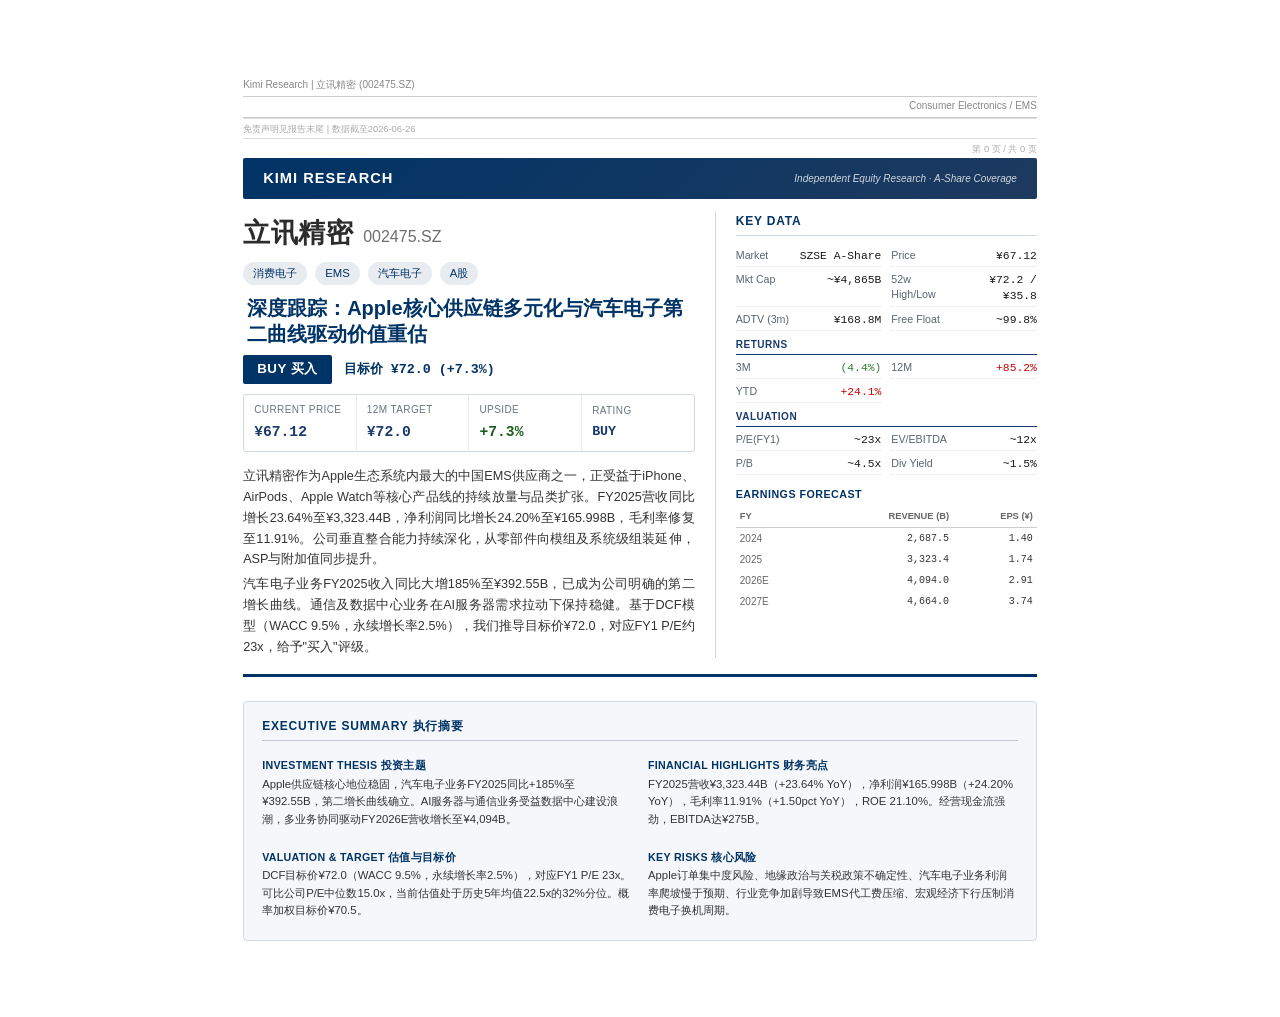
<file: report.html>
<!DOCTYPE html>
<html lang="zh-CN">
<head>
<meta charset="UTF-8">
<title>立讯精密 (002475.SZ) 深度研究报告 — Kimi Research</title>
<style>
/* === Equity Research Report Visual System === */
@page { size: A4; margin: 18mm 20mm 18mm 20mm; @top-left { content: element(running-header-left); vertical-align: bottom; } @top-right { content: element(running-header-right); vertical-align: bottom; } @bottom-left { content: element(running-footer-left); vertical-align: top; } @bottom-right { content: element(running-footer-right); vertical-align: top; } }
@page :first { margin-top: 18mm; @top-left { content: none; } @top-right { content: none; } @bottom-left { content: none; } @bottom-right { content: none; } }
.running-header-left { position: running(running-header-left); font-size: 7.5pt; color: #888; font-family: "Helvetica Neue", Arial, sans-serif; border-bottom: 0.5px solid #CCC; padding-bottom: 3px; }
.running-header-right { position: running(running-header-right); font-size: 7.5pt; color: #888; font-family: "Helvetica Neue", Arial, sans-serif; text-align: right; border-bottom: 0.5px solid #CCC; padding-bottom: 3px; }
.running-footer-left { position: running(running-footer-left); font-size: 7pt; color: #AAA; font-family: "Helvetica Neue", Arial, sans-serif; border-top: 0.5px solid #DDD; padding-top: 3px; }
.running-footer-right { position: running(running-footer-right); font-size: 7pt; color: #AAA; font-family: "Helvetica Neue", Arial, sans-serif; text-align: right; border-top: 0.5px solid #DDD; padding-top: 3px; }
.page-number::after { content: counter(page); }
.page-total::after { content: counter(pages); }
.kimi-brand-bar { display: flex; justify-content: space-between; align-items: center; background: linear-gradient(135deg, #003366 0%, #1E3A5F 100%); color: #fff; padding: 8px 20px; margin: 0 0 12px 0; border-radius: 2px; font-family: "Helvetica Neue", Arial, sans-serif; }
.kimi-brand-bar .kimi-logo { font-size: 11pt; font-weight: bold; letter-spacing: 1px; text-transform: uppercase; }
.kimi-brand-bar .kimi-tagline { font-size: 7.5pt; opacity: 0.8; font-style: italic; }
.report-container { font-family: "PingFang SC", "Microsoft YaHei", "Helvetica Neue", Arial, sans-serif; font-size: 10.5pt; line-height: 1.7; color: #2C2C2C; max-width: 210mm; margin: 0 auto; padding: 18mm 20mm; }
p, .body-text { margin: 0 0 10px 0; text-align: justify; orphans: 3; widows: 3; }
.header-unified { background: #fff; border-bottom: 3px solid #003366; margin-bottom: 24px; padding-bottom: 16px; }
.header-top { display: flex; justify-content: space-between; align-items: center; background: linear-gradient(135deg, #003366 0%, #1E3A5F 100%); color: #fff; padding: 14px 20px; margin: 0 0 16px 0; border-radius: 2px; }
.header-company { display: flex; align-items: baseline; gap: 10px; }
.header-name { font-size: 18pt; font-weight: bold; letter-spacing: 0.5px; }
.header-code { font-size: 10pt; opacity: 0.85; font-family: "Helvetica Neue", Arial, sans-serif; }
.header-tags { display: flex; gap: 8px; flex-wrap: wrap; justify-content: flex-end; }
.header-tags .tag { background: rgba(255,255,255,0.15); padding: 3px 10px; border-radius: 12px; font-size: 8.5pt; white-space: nowrap; }
.header-tags .tag.highlight { background: rgba(255,255,255,0.35); font-weight: bold; }
.header-main-title { font-size: 16pt; font-weight: bold; color: #003366; padding: 0 4px; line-height: 1.35; }
.header-title-footer { display: flex; justify-content: space-between; align-items: baseline; padding: 4px 4px 8px 4px; }
.header-sub-title { font-size: 11pt; color: #555; font-style: italic; line-height: 1.4; flex: 1; }
.header-byline { font-size: 8.5pt; font-style: italic; color: #888; white-space: nowrap; }
.header-summary { background: #F5F7FA; padding: 12px 16px; font-size: 10pt; line-height: 1.6; color: #333; border-top: 1px solid #E8ECF0; border-radius: 0 0 4px 4px; }
.summary-label { font-weight: bold; color: #003366; margin-right: 6px; }
.cover-split { display: flex; gap: 0; margin-bottom: 24px; border-bottom: 3px solid #003366; padding-bottom: 16px; page-break-after: avoid; }
.cover-main { flex: 3; padding-right: 20px; border-right: 1.5px solid #D0D8E0; }
.cover-main .cover-rating-line { display: flex; align-items: baseline; gap: 12px; margin-bottom: 8px; }
.cover-rating-badge { display: inline-block; background: #003366; color: #fff; font-size: 10pt; font-weight: bold; padding: 3px 14px; border-radius: 2px; letter-spacing: 0.5px; text-transform: uppercase; }
.cover-target-price { font-size: 11pt; font-weight: bold; color: #003366; font-family: "SF Mono", Consolas, monospace; }
.cover-viewpoint { font-size: 10pt; line-height: 1.65; color: #333; margin-top: 10px; }
.cover-sidebar { flex: 2; padding-left: 20px; }
.cover-sidebar .sidebar-title { font-size: 9pt; font-weight: bold; color: #003366; text-transform: uppercase; letter-spacing: 0.8px; margin-bottom: 10px; border-bottom: 1px solid #D0D8E0; padding-bottom: 4px; }
.key-data-table { width: 100%; border-collapse: collapse; font-size: 8.5pt; }
.key-data-table td { padding: 3px 0; vertical-align: top; }
.key-data-table td:first-child { color: #888; width: 48%; white-space: nowrap; }
.key-data-table td:last-child { color: #2C2C2C; font-weight: 600; text-align: right; font-family: "SF Mono", Consolas, monospace; }
.key-data-table tr.kd-divider td { border-top: 0.5px solid #E0E0E0; padding-top: 5px; margin-top: 2px; }
.sidebar-forecast { margin-top: 10px; }
.sidebar-forecast .forecast-title { font-size: 8pt; font-weight: bold; color: #003366; text-transform: uppercase; letter-spacing: 0.5px; margin-bottom: 4px; }
.sidebar-forecast table { width: 100%; border-collapse: collapse; font-size: 7.5pt; }
.sidebar-forecast th { font-weight: bold; color: #666; padding: 2px 4px; border-bottom: 1px solid #CCC; text-align: right; font-size: 7pt; text-transform: uppercase; }
.sidebar-forecast th:first-child { text-align: left; }
.sidebar-forecast td { padding: 2px 4px; text-align: right; font-family: "SF Mono", Consolas, monospace; color: #333; }
.sidebar-forecast td:first-child { text-align: left; font-family: "Helvetica Neue", Arial, sans-serif; color: #666; }
.exec-summary { background: #F5F7FA; border: 1px solid #D0D8E0; border-radius: 4px; padding: 14px 18px; margin-top: 16px; margin-bottom: 0; page-break-inside: avoid; page-break-after: always; }
.exec-summary-title { font-size: 9pt; font-weight: bold; color: #003366; text-transform: uppercase; letter-spacing: 0.8px; margin-bottom: 10px; padding-bottom: 4px; border-bottom: 1px solid #C0C8D4; }
.exec-summary-grid { display: grid; grid-template-columns: 1fr 1fr; gap: 8px 16px; }
.exec-summary-item { font-size: 8.5pt; line-height: 1.55; color: #333; padding: 6px 0; }
.exec-summary-item .es-label { font-weight: bold; color: #003366; font-size: 8pt; text-transform: uppercase; letter-spacing: 0.3px; display: block; margin-bottom: 2px; }
.exec-summary-item .es-content { display: block; }
.section-title { font-size: 14pt; font-weight: bold; color: #003366; border-bottom: 2.5px solid #003366; padding-bottom: 6px; margin: 28px 0 14px 0; page-break-after: avoid; }
.subsection-title { font-size: 11.5pt; font-weight: bold; color: #1E3A5F; margin: 18px 0 8px 0; padding-bottom: 3px; border-bottom: 1px solid #D0D8E0; page-break-after: avoid; }
h3 { font-size: 10.5pt; font-weight: bold; color: #333; margin: 14px 0 6px 0; page-break-after: avoid; }
.module-row { margin-bottom: 8px; page-break-before: always; page-break-inside: auto; }
.toc, .figure-index { page-break-before: always; }
.content-block { margin-bottom: 16px; }
.two-column { display: flex; gap: 16px; margin-bottom: 12px; align-items: flex-start; }
.two-column > .column { flex: 1; min-width: 0; }
.two-column.split-60-40 > .column:first-child { flex: 1.5; }
.two-column.split-60-40 > .column:last-child { flex: 1; }
.box { padding: 12px 16px; border-left: 3px solid; background: #FAFBFC; margin-bottom: 12px; border-radius: 0 4px 4px 0; }
.box-title { font-size: 10.5pt; font-weight: bold; margin-bottom: 8px; color: #2C2C2C; }
.box-primary { border-color: #003366; background: #F5F8FC; }
.box-secondary { border-color: #4A6B8A; background: #F8F9FA; }
.box-accent { border-color: #1E90FF; background: #F0F7FF; }
.box-success { border-color: #2E7D32; background: #F1F8E9; }
.box-warning { border-color: #F57C00; background: #FFF8E1; }
.box-danger { border-color: #D32F2F; background: #FFEBEE; }
.callout { background: #F0F4F8; border-left: 4px solid #003366; padding: 14px 18px; margin: 16px 0; font-size: 10pt; line-height: 1.6; border-radius: 0 4px 4px 0; }
.callout-title { font-weight: bold; color: #003366; margin-bottom: 6px; font-size: 10.5pt; }
.report-table { width: 100%; border-collapse: collapse; font-size: 9pt; margin: 10px 0; page-break-inside: avoid; }
.report-table thead tr { background: #E8ECF0; }
.report-table th { padding: 7px 8px; font-weight: bold; color: #2C2C2C; border-top: 2px solid #666; border-bottom: 1px solid #999; text-align: center; font-size: 8.5pt; font-variant-numeric: tabular-nums; }
.report-table td { padding: 5px 8px; border-bottom: 0.5px solid #DDD; vertical-align: middle; font-variant-numeric: tabular-nums; }
.report-table tbody tr:nth-child(even) { background: #FAFBFC; }
.report-table tbody tr:last-child td { border-bottom: 1.5px solid #666; }
.report-table .col-text { text-align: left; }
.report-table .col-number { text-align: right; font-variant-numeric: tabular-nums; font-family: inherit, "SF Mono", Consolas, monospace; }
.report-table .col-center { text-align: center; }
.report-table .col-wide { min-width: 140px; }
.report-table .col-narrow { min-width: 60px; max-width: 90px; }
.report-table .row-total { font-weight: bold; background: #F0F2F5; }
.report-table .row-highlight { background: #E3F2FD; }
.report-table .positive-a { color: #CC0000; }
.report-table .negative-a { color: #2E7D32; }
.report-table-minimal { width: 100%; border-collapse: collapse; font-size: 9pt; margin: 10px 0; }
.report-table-minimal thead tr { border-top: 2px solid #333; border-bottom: 1px solid #333; background: none; }
.report-table-minimal th { padding: 6px 8px; font-weight: bold; color: #333; text-align: center; border: none; border-top: 2px solid #333; border-bottom: 1px solid #333; }
.report-table-minimal td { padding: 5px 8px; border: none; }
.report-table-minimal tbody tr:nth-child(even) { background: #F8F9FA; }
.report-table-minimal tbody tr:last-child td { border-bottom: 1.5px solid #333; }
.debate-table { width: 100%; border-collapse: collapse; font-size: 8.5pt; margin: 12px 0; page-break-inside: avoid; }
.debate-table th { background: #003366; color: #fff; padding: 6px 8px; font-weight: bold; text-align: center; border: 1px solid #003366; }
.debate-table td { padding: 5px 8px; border: 1px solid #DDD; vertical-align: top; background: #fff; color: #333; line-height: 1.5; }
.debate-table tbody tr:nth-child(even) td { background: #FAFBFC; }
.debate-table .dim-col { background: #F0F2F5 !important; font-weight: bold; color: #333; min-width: 80px; }
.bull-text { color: #1B5E20; font-weight: 600; }
.bear-text { color: #B71C1C; font-weight: 600; }
.warn-text { color: #E65100; font-weight: 600; }
.stock-chart-section { margin: 16px 0; page-break-inside: avoid; }
.chart-container { width: 100%; margin: 8px 0; text-align: center; page-break-inside: avoid; }
.chart-container img, .chart-container svg { width: 100%; height: auto; max-height: 280px; display: block; margin: 0 auto; }
.chart-legend { display: flex; gap: 16px; font-size: 8pt; color: #666; margin-top: 4px; justify-content: center; }
.legend-item { display: flex; align-items: center; gap: 4px; }
.legend-color { width: 14px; height: 2px; }
.core-data-table { width: 100%; border-collapse: collapse; font-size: 9pt; margin: 8px 0; }
.core-data-table td { padding: 4px 8px; border-bottom: 0.5px solid #EEE; }
.core-data-table td:first-child, .core-data-table td:nth-child(3) { color: #666; width: 25%; }
.core-data-table td:nth-child(2), .core-data-table td:nth-child(4) { color: #2C2C2C; font-weight: 500; text-align: right; font-family: "SF Mono", Consolas, monospace; width: 25%; }
.mermaid-container { width: 100%; margin: 12px 0; page-break-inside: avoid; }
.chart-container-free { width: 100%; height: auto; max-height: none; overflow: visible; position: relative; text-align: center; }
.chart-container-free img, .chart-container-free canvas, .chart-container-free svg { width: 100%; height: auto; max-height: none; display: block; }
.mermaid { text-align: center; display: block; }
.mermaid svg { width: 100% !important; height: auto !important; max-width: 100%; }
.chain-wrapper { border: 1px solid #E0E0E0; border-radius: 4px; padding: 12px 14px; background: #FAFBFC; page-break-inside: avoid; }
.chain-row { display: flex; gap: 0; align-items: stretch; margin-bottom: 6px; }
.chain-col { flex: 1; min-width: 0; display: flex; flex-direction: column; gap: 5px; }
.chain-col-header { font-size: 8.5pt; font-weight: bold; padding: 5px 0; text-align: center; border-bottom: 2px solid; }
.chain-box { border: 1.5px solid #CFD8DC; border-radius: 5px; padding: 8px 10px; background: #fff; text-align: center; }
.chain-box .cb-title { font-size: 8.5pt; font-weight: bold; color: #333; }
.chain-box .cb-sub { font-size: 7.5pt; color: #888; margin-top: 2px; }
.chain-box.target-node { border-left: 3.5px solid #003366; border-color: #003366; background: #F5F8FC; }
.chain-connector { flex: 0 0 28px; display: flex; align-items: center; justify-content: center; }
.chain-connector .arrow-line { display: flex; align-items: center; }
.chain-connector .arrow-line::before { content: ''; display: block; width: 14px; height: 1.5px; background: #90A4AE; }
.chain-connector .arrow-line::after { content: ''; width: 0; height: 0; border-left: 5px solid #90A4AE; border-top: 3.5px solid transparent; border-bottom: 3.5px solid transparent; }
.scenario-box { padding: 12px 16px; background: #FAFBFC; border-left: 3px solid #003366; margin-bottom: 12px; border-radius: 0 4px 4px 0; }
.scenario-title { font-weight: bold; color: #003366; margin-bottom: 8px; font-size: 10.5pt; }
.risk-box { background: #FFF8E1; border-left: 3px solid #F57C00; padding: 12px 16px; margin-bottom: 12px; border-radius: 0 4px 4px 0; }
.risk-title { font-weight: bold; color: #E65100; margin-bottom: 8px; font-size: 10.5pt; }
.sensitivity-matrix { margin: 12px 0; }
.sensitivity-matrix .report-table td.base-case { font-weight: bold; background: #E3F2FD; }
.valuation-band-summary { margin: 12px 0; }
.valuation-synthesis { background: #F0F4F8; border-left: 4px solid #003366; padding: 14px 18px; margin: 16px 0; border-radius: 0 4px 4px 0; }
.valuation-synthesis .synthesis-title { font-weight: bold; color: #003366; font-size: 11pt; margin-bottom: 8px; }
.valuation-range { display: flex; gap: 20px; margin: 10px 0; font-size: 10pt; }
.valuation-range .range-item { display: flex; gap: 8px; align-items: baseline; }
.valuation-range .range-label { color: #666; font-size: 9pt; }
.valuation-range .range-value { font-weight: bold; font-family: "SF Mono", Consolas, monospace; color: #003366; font-size: 11pt; }
.bullet-item { position: relative; padding-left: 14px; margin-bottom: 8px; line-height: 1.6; }
.bullet-item::before { content: "■"; position: absolute; left: 0; color: #003366; font-size: 6pt; top: 3px; }
.key-point { position: relative; padding-left: 16px; margin-bottom: 8px; font-size: 10.5pt; line-height: 1.6; }
.key-point::before { content: "►"; position: absolute; left: 0; color: #003366; font-size: 8pt; top: 2px; }
.key-point-title { font-weight: bold; color: #2C2C2C; }
.exhibit-label { font-size: 9.5pt; font-weight: bold; color: #333; margin: 12px 0 6px 0; page-break-after: avoid; }
.exhibit-number { font-weight: bold; color: #003366; }
.exhibit-desc { font-weight: normal; color: #777; font-style: italic; }
.exhibit-label + * { page-break-before: avoid; }
.data-source { font-size: 7.5pt; color: #999; font-style: italic; margin-top: 4px; margin-bottom: 8px; }
.change-positive { background: #E8F5E9; color: #2E7D32; padding: 1px 5px; border-radius: 2px; font-weight: 500; }
.change-negative { background: #FFEBEE; color: #D32F2F; padding: 1px 5px; border-radius: 2px; font-weight: 500; }
.change-neutral { background: #F5F5F5; color: #757575; padding: 1px 5px; border-radius: 2px; }
.status-safe { color: #2E7D32; font-weight: 500; }
.status-warn { color: #F57C00; font-weight: 500; }
.status-risk { color: #D32F2F; font-weight: 500; }
.time-tag { font-size: 7.5pt; padding: 2px 6px; border-radius: 3px; background: #E3F2FD; color: #1565C0; margin-right: 4px; white-space: nowrap; display: inline-block; }
.references-list { margin-bottom: 16px; }
.ref-item { font-size: 8pt; line-height: 1.6; color: #444; padding: 2px 0 2px 24px; text-indent: -24px; margin-bottom: 2px; }
.ref-item a { color: #003366; text-decoration: none; word-break: break-all; }
.ref-item a:hover { text-decoration: underline; }
.disclaimer { font-size: 8pt; color: #333333; border-top: 1px solid #CCC; padding-top: 12px; margin-top: 24px; line-height: 1.5; }
.module-newpage { page-break-before: always; break-before: always; }
.report-table, .debate-table, .report-table tr, .debate-table tr { page-break-inside: avoid; break-inside: avoid; }
.chart-container, .mermaid, .chain-wrapper, figure, .figure, .chart { page-break-inside: avoid; break-inside: avoid; }
.section-title, .subsection-title, h1, h2, h3, h4, h5, h6, .box-title, .exhibit-label { page-break-after: avoid; break-after: avoid; orphans: 3; widows: 3; }
li { orphans: 3; widows: 3; }
.section-title + *, .subsection-title + *, .exhibit-label + * { page-break-before: avoid; break-before: avoid; }
.toc { margin: 20px 0 30px 0; padding: 16px 20px; background: #F8F9FA; border-radius: 4px; }
.toc-title { font-size: 12pt; font-weight: bold; color: #003366; margin-bottom: 12px; border-bottom: 1.5px solid #003366; padding-bottom: 6px; }
.toc-item { font-size: 10pt; line-height: 1.8; color: #333; display: flex; justify-content: space-between; align-items: baseline; }
.toc-item.toc-level-1 { font-weight: bold; }
.toc-item.toc-level-2 { padding-left: 16px; font-weight: normal; color: #555; }
.toc-item .toc-label { flex-shrink: 0; }
.toc-item .toc-dots { flex: 1; border-bottom: 1px dotted #BBB; margin: 0 8px; min-width: 20px; }
.toc-item .toc-page { flex-shrink: 0; font-family: "SF Mono", Consolas, monospace; font-size: 9pt; color: #666; }
.footnote { font-size: 7.5pt; color: #888; line-height: 1.4; margin-top: 2px; }
.footnote-ref { font-size: 7pt; vertical-align: super; color: #003366; font-weight: bold; }
.neg-paren { color: #D32F2F; }
.kw-paragraph .kw-lead { font-weight: bold; color: #2C2C2C; }
.figure-index { margin: 16px 0 24px 0; padding: 12px 20px; background: #F8F9FA; border-radius: 4px; page-break-after: always; }
.figure-index-title { font-size: 11pt; font-weight: bold; color: #003366; margin-bottom: 10px; border-bottom: 1.5px solid #003366; padding-bottom: 5px; }
.figure-index-item { display: flex; justify-content: space-between; align-items: baseline; font-size: 9pt; line-height: 2; color: #333; }
.figure-index-item .fi-number { font-weight: bold; color: #003366; margin-right: 8px; flex-shrink: 0; }
.figure-index-item .fi-desc { flex: 1; border-bottom: 1px dotted #CCC; margin: 0 6px; }
.figure-index-item .fi-page { flex-shrink: 0; font-family: "SF Mono", Consolas, monospace; color: #666; }
.price-target-bar { display: flex; align-items: stretch; gap: 0; margin: 10px 0 14px 0; border: 1px solid #D0D8E0; border-radius: 3px; overflow: hidden; font-size: 9pt; background: #fff; }
.price-target-bar .ptb-cell { flex: 1; padding: 6px 10px; display: flex; flex-direction: column; justify-content: center; min-width: 0; }
.price-target-bar .ptb-cell + .ptb-cell { border-left: 1px solid #E6EAF0; }
.price-target-bar .ptb-label { font-size: 7.5pt; color: #6A7480; text-transform: uppercase; letter-spacing: 0.4px; margin-bottom: 2px; }
.price-target-bar .ptb-value { font-size: 11pt; font-weight: bold; color: #1A3A6C; font-family: "SF Mono", Consolas, monospace; font-variant-numeric: tabular-nums; }
.price-target-bar .ptb-upside-positive { color: #1B5E20; }
.price-target-bar .ptb-upside-negative { color: #B71C1C; }
.price-target-bar .ptb-upside-neutral { color: #6A7480; }
.key-data-grid { display: grid; grid-template-columns: 1fr 1fr; column-gap: 10px; row-gap: 3px; margin: 6px 0 10px 0; font-size: 8.5pt; line-height: 1.35; }
.key-data-grid .kd-row { display: flex; justify-content: space-between; align-items: baseline; padding: 2px 0; border-bottom: 1px dotted #E0E4EA; }
.key-data-grid .kd-row .kd-label { color: #5A6570; font-size: 8pt; }
.key-data-grid .kd-row .kd-value { color: #1A1A1A; font-weight: 500; font-family: "SF Mono", Consolas, monospace; font-variant-numeric: tabular-nums; text-align: right; }
.key-data-grid .kd-group-header { grid-column: 1 / -1; font-size: 7.5pt; font-weight: bold; color: #1A3A6C; text-transform: uppercase; letter-spacing: 0.5px; margin-top: 4px; padding-bottom: 2px; border-bottom: 1px solid #1A3A6C; }
.perf-table { width: 100%; border-collapse: collapse; font-size: 8pt; margin: 4px 0 8px 0; }
.perf-table th { background: #F0F3F7; color: #1A3A6C; padding: 3px 5px; text-align: center; border-bottom: 1px solid #C0C8D4; font-weight: bold; font-size: 7.5pt; text-transform: uppercase; letter-spacing: 0.3px; }
.perf-table td { padding: 3px 5px; text-align: center; border-bottom: 0.5px solid #EAEEF3; font-family: "SF Mono", Consolas, monospace; font-variant-numeric: tabular-nums; }
.perf-table td:first-child { text-align: left; font-family: inherit; color: #5A6570; }
.data-summary-page { page-break-before: always; break-before: always; page-break-after: always; break-after: always; }
.data-summary-page .ds-title { font-size: 12pt; font-weight: bold; color: #1A3A6C; border-bottom: 1.5px solid #1A3A6C; padding-bottom: 4px; margin: 0 0 8px 0; }
.data-summary-page .ds-subtitle { font-size: 7.5pt; color: #6A7480; margin-bottom: 8px; font-style: italic; }
.data-summary-page .ds-grid { display: grid; grid-template-columns: 45% 55%; column-gap: 12px; align-items: flex-start; }
.data-summary-page .ds-left, .data-summary-page .ds-right { min-width: 0; }
.data-summary-page .ds-block { margin-bottom: 10px; page-break-inside: avoid; }
.data-summary-page .ds-block-title { font-size: 9pt; font-weight: bold; color: #1A3A6C; text-transform: uppercase; letter-spacing: 0.4px; border-bottom: 1px solid #1A3A6C; padding-bottom: 2px; margin: 0 0 4px 0; }
.ds-table-dense { width: 100%; border-collapse: collapse; font-size: 7.5pt; line-height: 1.3; font-variant-numeric: tabular-nums; }
.ds-table-dense th { background: #F0F3F7; color: #1A3A6C; padding: 3px 4px; text-align: right; font-weight: bold; font-size: 7pt; text-transform: uppercase; letter-spacing: 0.3px; border-bottom: 1px solid #C0C8D4; border-top: 1.5px solid #1A3A6C; white-space: nowrap; }
.ds-table-dense th:first-child { text-align: left; }
.ds-table-dense td { padding: 2px 4px; text-align: right; border-bottom: 0.4px solid #EAEEF3; font-family: "SF Mono", Consolas, monospace; }
.ds-table-dense td:first-child { text-align: left; font-family: inherit; color: #2A2F35; }
.ds-table-dense .ds-row-header td { font-weight: bold; background: #F7F9FC; color: #1A3A6C; text-transform: uppercase; font-size: 6.5pt; letter-spacing: 0.4px; padding-top: 4px; }
.ds-table-dense .ds-row-total td { font-weight: bold; border-top: 1px solid #C0C8D4; border-bottom: 1.5px solid #1A3A6C; background: #FAFBFC; }
.ds-table-dense .ds-col-forecast { background: #FCFBF5; }
.ds-table-dense .neg-paren { color: #B71C1C; }
.ds-table-dense .ds-forecast-header { color: #8A7B3A; font-style: italic; }
.glossary-section { margin: 16px 0 20px 0; page-break-inside: avoid; }
.glossary-title { font-size: 11pt; font-weight: bold; color: #1A3A6C; border-bottom: 1.5px solid #1A3A6C; padding-bottom: 4px; margin-bottom: 8px; }
.glossary-grid { display: grid; grid-template-columns: 1fr 1fr; column-gap: 20px; row-gap: 4px; font-size: 8.5pt; line-height: 1.5; }
.glossary-item { padding: 3px 0; border-bottom: 1px dotted #E0E4EA; }
.glossary-term { font-weight: bold; color: #1A3A6C; margin-right: 6px; }
.glossary-term::after { content: " — "; color: #9AA1AC; font-weight: normal; }
.glossary-def { color: #333; }
.exhibit-pill { display: inline-block; background: #1A3A6C; color: #fff; font-weight: bold; font-size: 7.5pt; padding: 1px 6px; border-radius: 2px; margin-right: 6px; letter-spacing: 0.3px; text-transform: uppercase; }
@media print { .report-container { padding: 0; } }

</style>
</head>
<body>
<div class="report-container">

<!-- Running Header/Footer -->
<div class="running-header-left">Kimi Research | 立讯精密 (002475.SZ)</div>
<div class="running-header-right">Consumer Electronics / EMS</div>
<div class="running-footer-left">免责声明见报告末尾 | 数据截至2026-06-26</div>
<div class="running-footer-right">第 <span class="page-number"></span> 页 / 共 <span class="page-total"></span> 页</div>

<!-- ==================== P1: Cover Page ==================== -->
<div class="kimi-brand-bar">
  <div class="kimi-logo">Kimi Research</div>
  <div class="kimi-tagline">Independent Equity Research · A-Share Coverage</div>
</div>

<div class="cover-split">
  <div class="cover-main">
    <div class="header-company" style="margin-bottom:6px;">
      <span class="header-name" style="font-size:20pt;">立讯精密</span>
      <span class="header-code" style="font-size:12pt;color:#555;">002475.SZ</span>
    </div>
    <div class="header-tags" style="justify-content:flex-start;margin-bottom:10px;">
      <span class="tag" style="background:#E8ECF0;color:#003366;border-radius:12px;padding:2px 10px;font-size:8.5pt;">消费电子</span>
      <span class="tag" style="background:#E8ECF0;color:#003366;border-radius:12px;padding:2px 10px;font-size:8.5pt;">EMS</span>
      <span class="tag" style="background:#E8ECF0;color:#003366;border-radius:12px;padding:2px 10px;font-size:8.5pt;">汽车电子</span>
      <span class="tag" style="background:#E8ECF0;color:#003366;border-radius:12px;padding:2px 10px;font-size:8.5pt;">A股</span>
    </div>
    <div class="header-main-title" style="font-size:15pt;line-height:1.3;margin-bottom:8px;">
      深度跟踪：Apple核心供应链多元化与汽车电子第二曲线驱动价值重估
    </div>
    <div class="cover-rating-line">
      <span class="cover-rating-badge">BUY 买入</span>
      <span class="cover-target-price" style="font-size:10pt;">目标价 ¥72.0 (+7.3%)</span>
    </div>
    <div class="price-target-bar">
      <div class="ptb-cell"><span class="ptb-label">Current Price</span><span class="ptb-value">¥67.12</span></div>
      <div class="ptb-cell"><span class="ptb-label">12m Target</span><span class="ptb-value">¥72.0</span></div>
      <div class="ptb-cell"><span class="ptb-label">Upside</span><span class="ptb-value ptb-upside-positive">+7.3%</span></div>
      <div class="ptb-cell"><span class="ptb-label">Rating</span><span class="ptb-value" style="font-size:10pt;">BUY</span></div>
    </div>
    <div class="cover-viewpoint">
      <p style="margin:0;line-height:1.65;font-size:9.5pt;">
        立讯精密作为Apple生态系统内最大的中国EMS供应商之一，正受益于iPhone、AirPods、Apple Watch等核心产品线的持续放量与品类扩张。FY2025营收同比增长23.64%至¥3,323.44B，净利润同比增长24.20%至¥165.998B，毛利率修复至11.91%。公司垂直整合能力持续深化，从零部件向模组及系统级组装延伸，ASP与附加值同步提升。
      </p>
      <p style="margin:4px 0 0 0;line-height:1.65;font-size:9.5pt;">
        汽车电子业务FY2025收入同比大增185%至¥392.55B，已成为公司明确的第二增长曲线。通信及数据中心业务在AI服务器需求拉动下保持稳健。基于DCF模型（WACC 9.5%，永续增长率2.5%），我们推导目标价¥72.0，对应FY1 P/E约23x，给予"买入"评级。
      </p>
    </div>
  </div>
  <div class="cover-sidebar">
    <div class="sidebar-title">Key Data</div>
    <div class="key-data-grid">
      <div class="kd-row"><span class="kd-label">Market</span><span class="kd-value">SZSE A-Share</span></div>
      <div class="kd-row"><span class="kd-label">Price</span><span class="kd-value">¥67.12</span></div>
      <div class="kd-row"><span class="kd-label">Mkt Cap</span><span class="kd-value">~¥4,865B</span></div>
      <div class="kd-row"><span class="kd-label">52w High/Low</span><span class="kd-value">¥72.2 / ¥35.8</span></div>
      <div class="kd-row"><span class="kd-label">ADTV (3m)</span><span class="kd-value">¥168.8M</span></div>
      <div class="kd-row"><span class="kd-label">Free Float</span><span class="kd-value">~99.8%</span></div>
      <div class="kd-group-header">Returns</div>
      <div class="kd-row"><span class="kd-label">3M</span><span class="kd-value" style="color:#2E7D32;">(4.4%)</span></div>
      <div class="kd-row"><span class="kd-label">12M</span><span class="kd-value" style="color:#CC0000;">+85.2%</span></div>
      <div class="kd-row"><span class="kd-label">YTD</span><span class="kd-value" style="color:#CC0000;">+24.1%</span></div>
      <div class="kd-group-header">Valuation</div>
      <div class="kd-row"><span class="kd-label">P/E(FY1)</span><span class="kd-value">~23x</span></div>
      <div class="kd-row"><span class="kd-label">EV/EBITDA</span><span class="kd-value">~12x</span></div>
      <div class="kd-row"><span class="kd-label">P/B</span><span class="kd-value">~4.5x</span></div>
      <div class="kd-row"><span class="kd-label">Div Yield</span><span class="kd-value">~1.5%</span></div>
    </div>
    <div class="sidebar-forecast">
      <div class="forecast-title">Earnings Forecast</div>
      <table>
        <tr><th style="text-align:left;">FY</th><th>Revenue (B)</th><th>EPS (¥)</th></tr>
        <tr><td>2024</td><td>2,687.5</td><td>1.40</td></tr>
        <tr><td>2025</td><td>3,323.4</td><td>1.74</td></tr>
        <tr><td>2026E</td><td>4,094.0</td><td>2.91</td></tr>
        <tr><td>2027E</td><td>4,664.0</td><td>3.74</td></tr>
      </table>
    </div>
  </div>
</div>

<!-- Executive Summary -->
<div class="exec-summary">
  <div class="exec-summary-title">Executive Summary 执行摘要</div>
  <div class="exec-summary-grid">
    <div class="exec-summary-item">
      <span class="es-label">Investment Thesis 投资主题</span>
      <span class="es-content">Apple供应链核心地位稳固，汽车电子业务FY2025同比+185%至¥392.55B，第二增长曲线确立。AI服务器与通信业务受益数据中心建设浪潮，多业务协同驱动FY2026E营收增长至¥4,094B。</span>
    </div>
    <div class="exec-summary-item">
      <span class="es-label">Financial Highlights 财务亮点</span>
      <span class="es-content">FY2025营收¥3,323.44B（+23.64% YoY），净利润¥165.998B（+24.20% YoY），毛利率11.91%（+1.50pct YoY），ROE 21.10%。经营现金流强劲，EBITDA达¥275B。</span>
    </div>
    <div class="exec-summary-item">
      <span class="es-label">Valuation & Target 估值与目标价</span>
      <span class="es-content">DCF目标价¥72.0（WACC 9.5%，永续增长率2.5%），对应FY1 P/E 23x。可比公司P/E中位数15.0x，当前估值处于历史5年均值22.5x的32%分位。概率加权目标价¥70.5。</span>
    </div>
    <div class="exec-summary-item">
      <span class="es-label">Key Risks 核心风险</span>
      <span class="es-content">Apple订单集中度风险、地缘政治与关税政策不确定性、汽车电子业务利润率爬坡慢于预期、行业竞争加剧导致EMS代工费压缩、宏观经济下行压制消费电子换机周期。</span>
    </div>
  </div>
</div>
</file>
